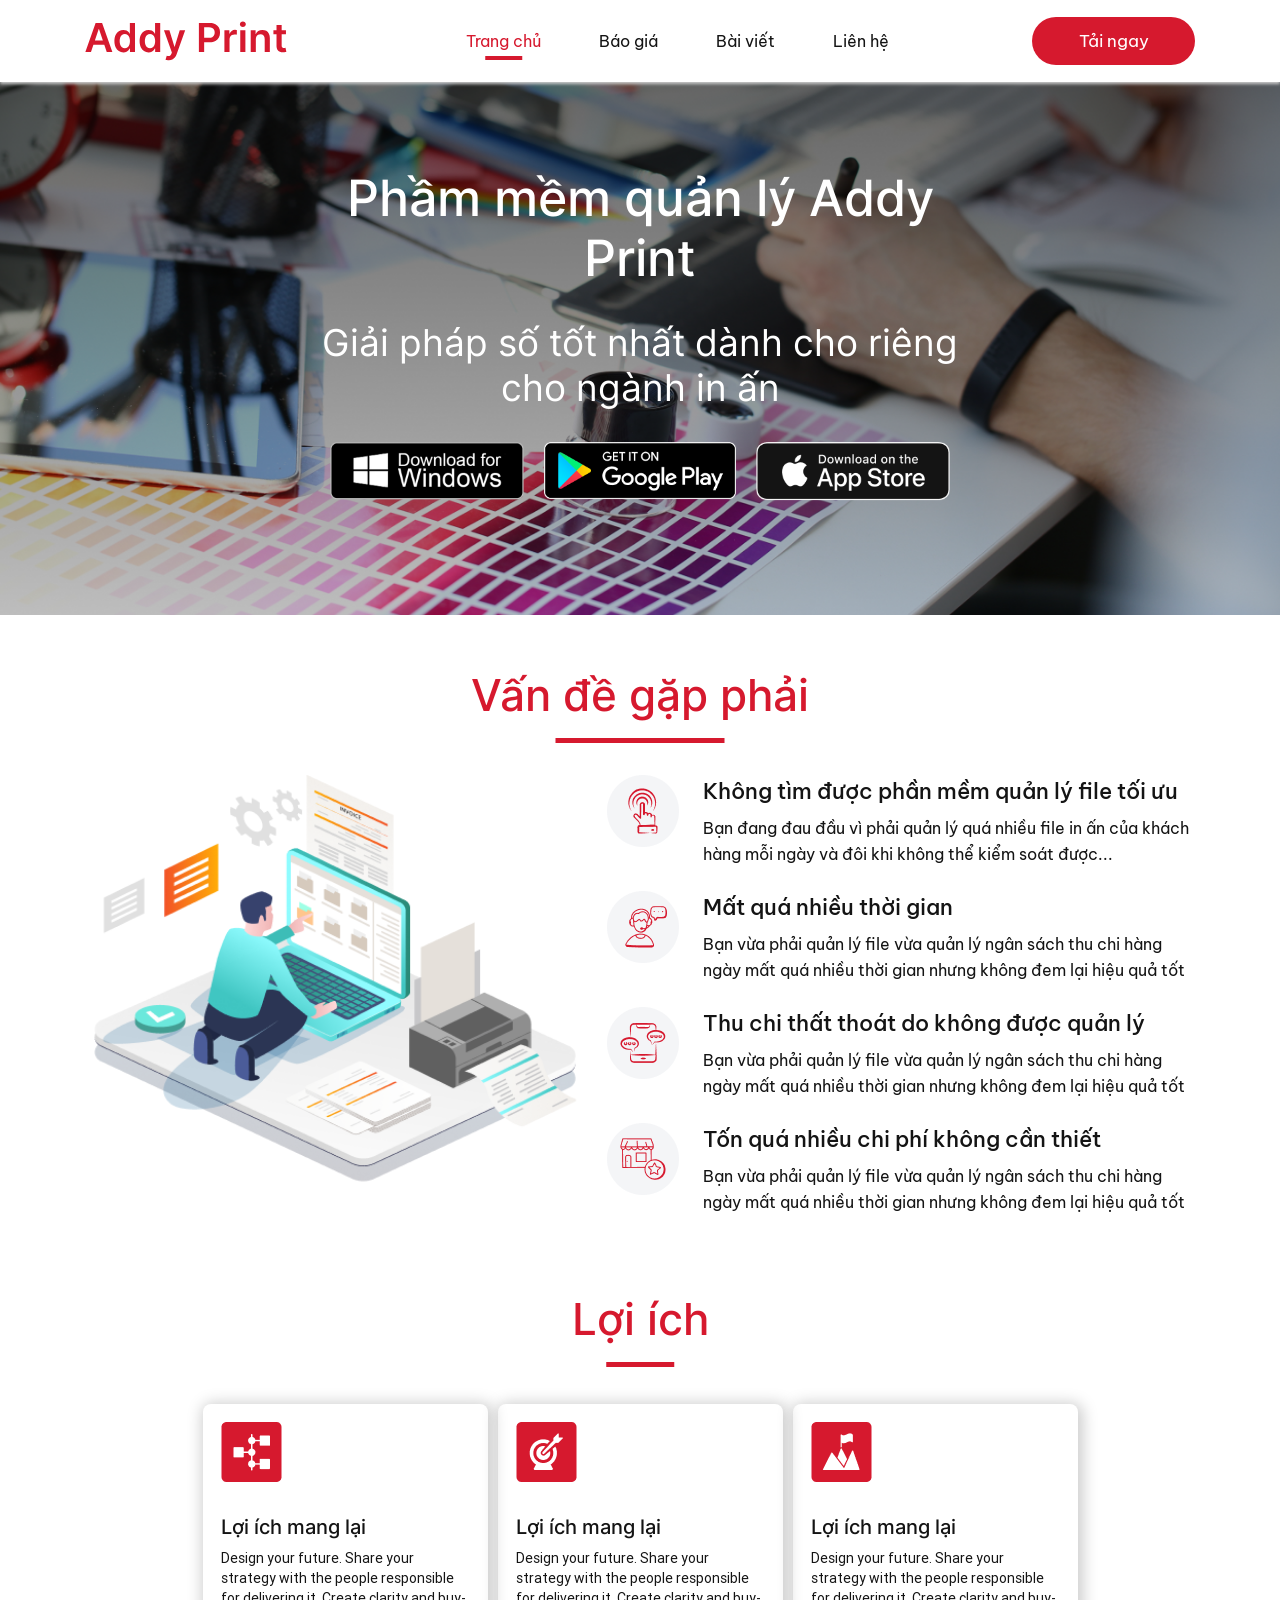
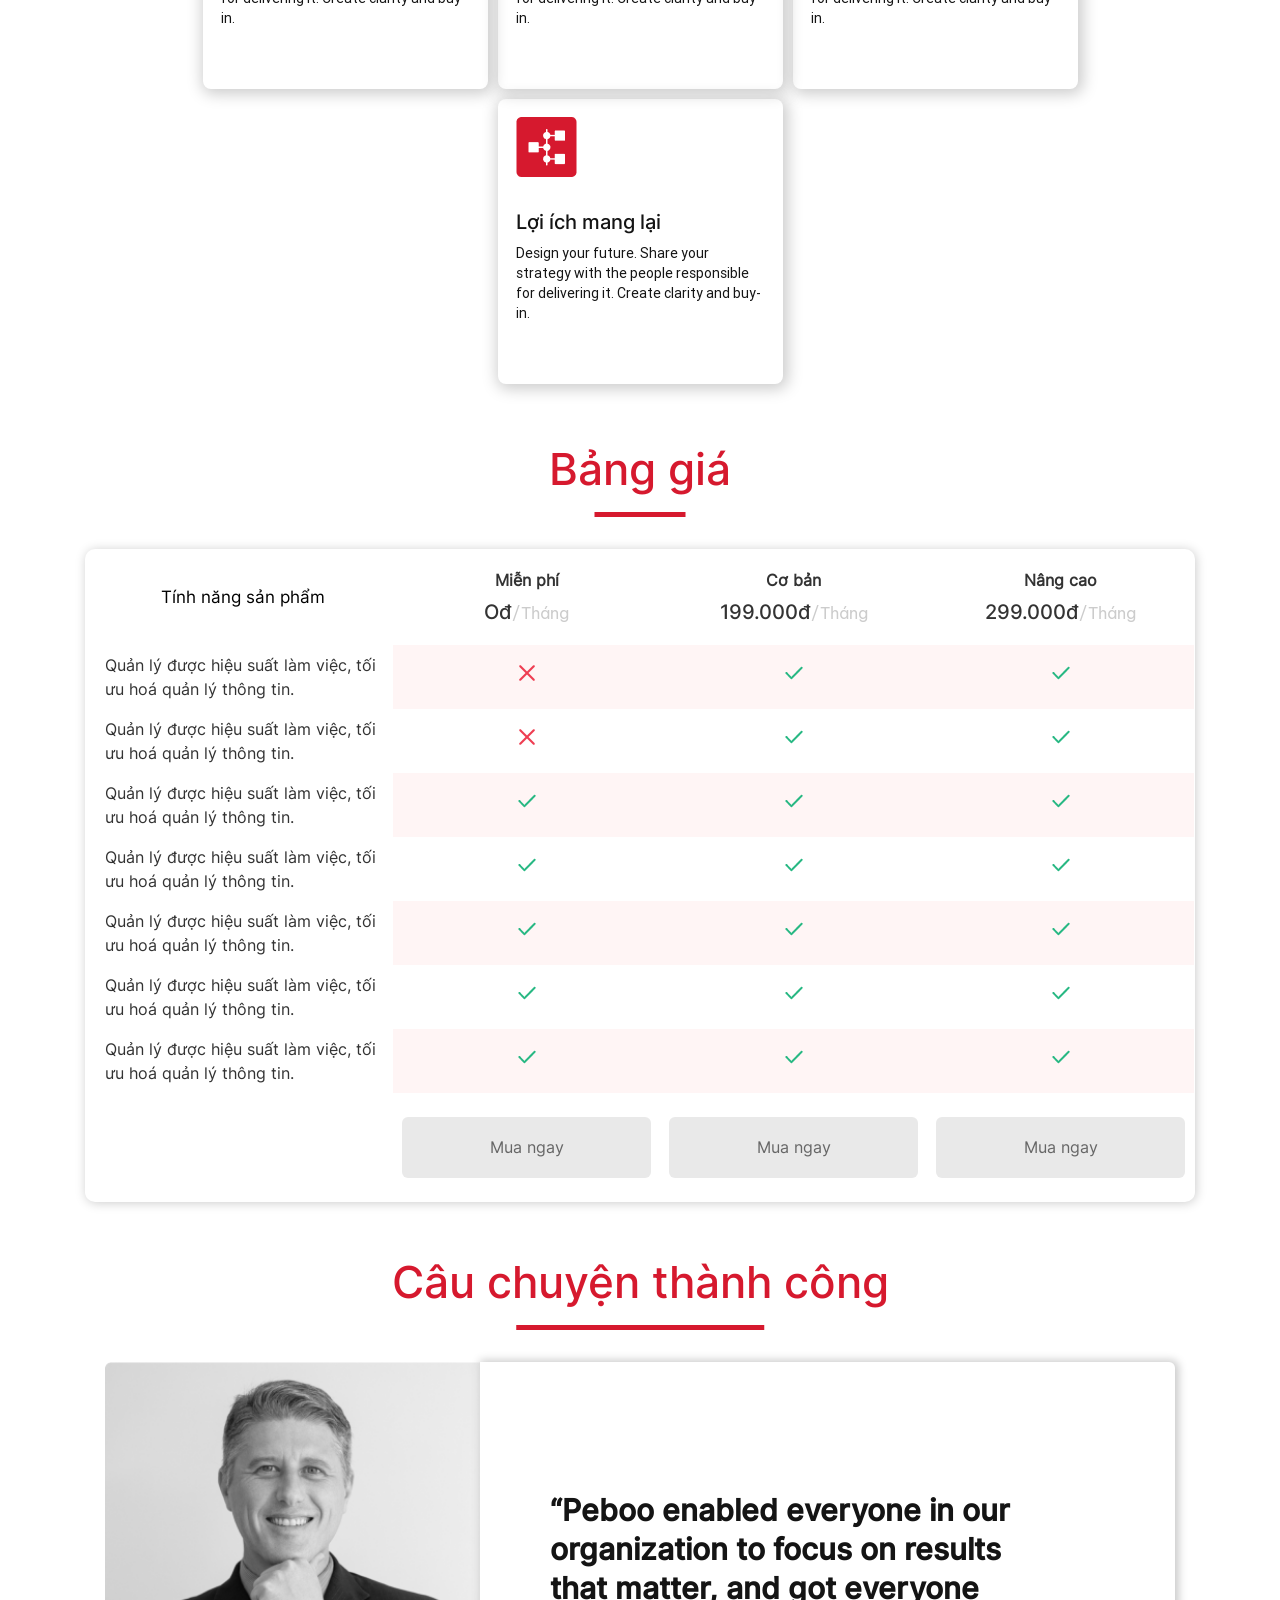
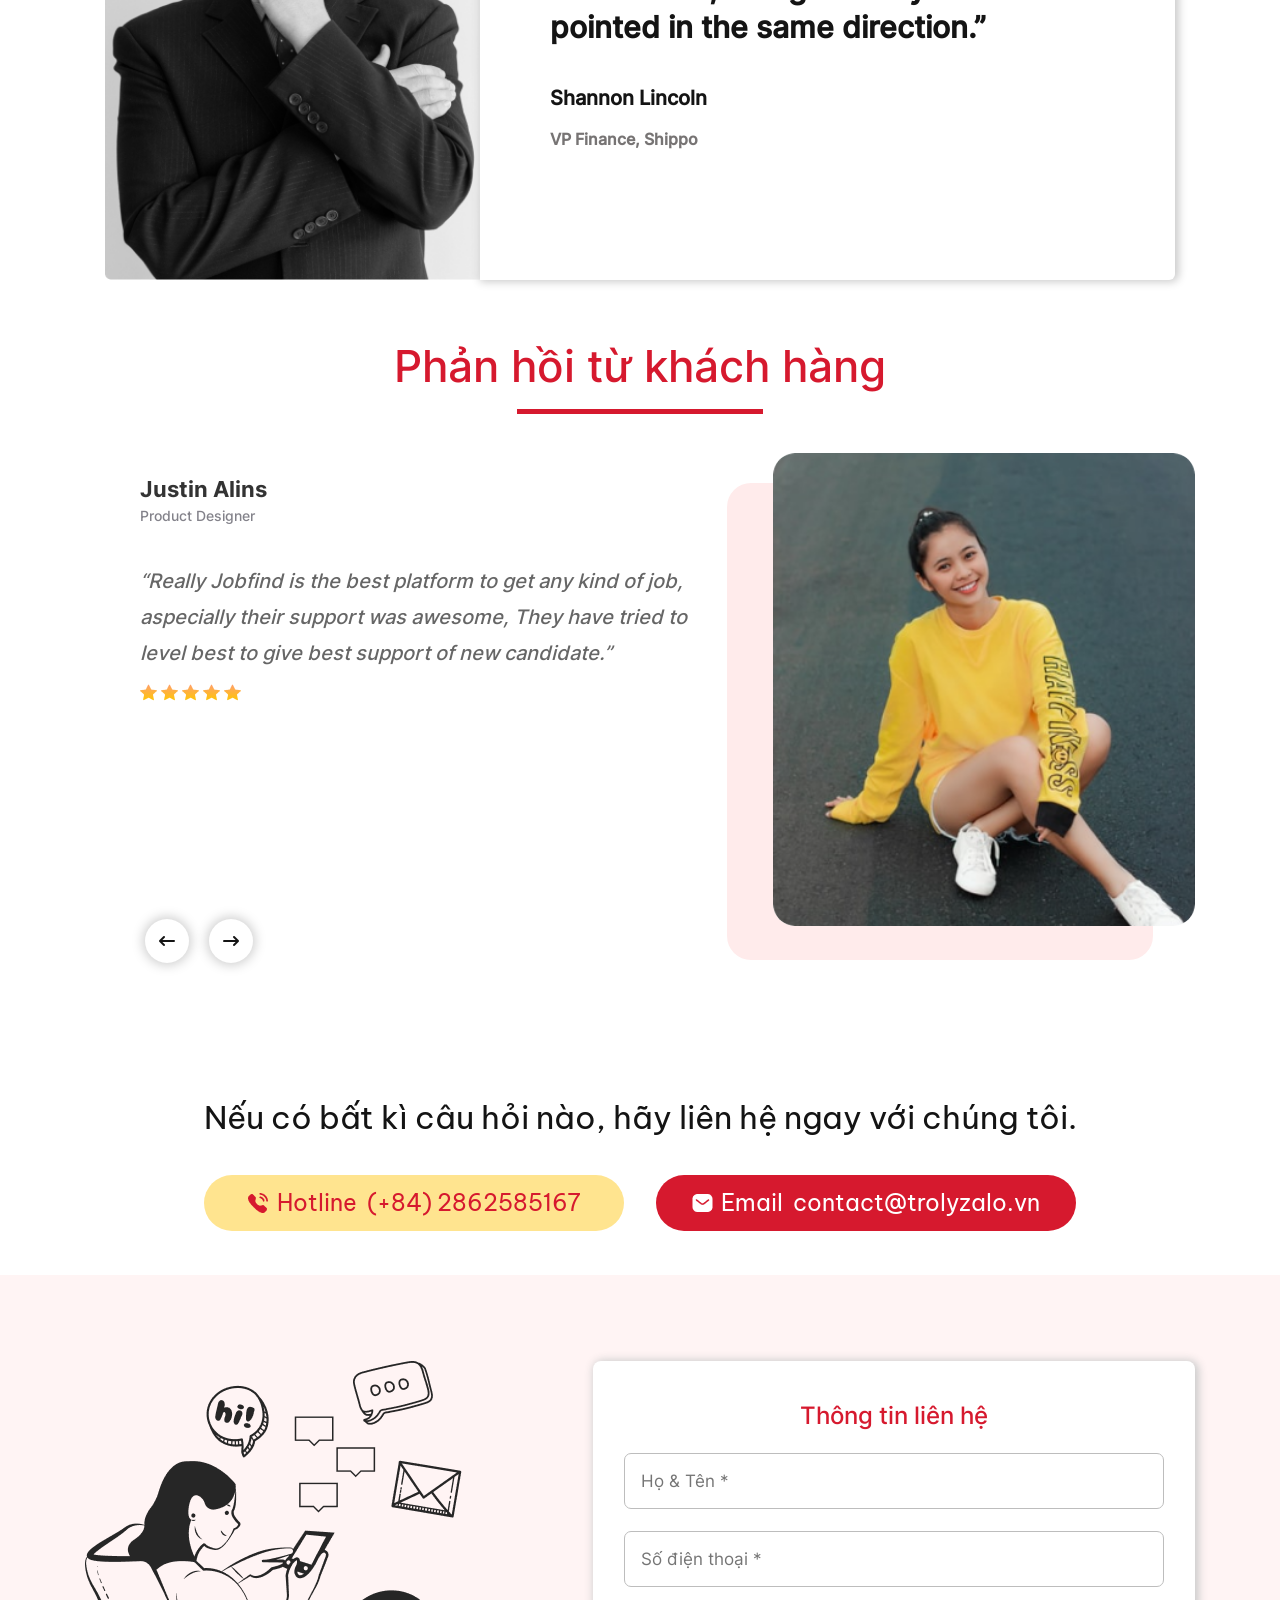
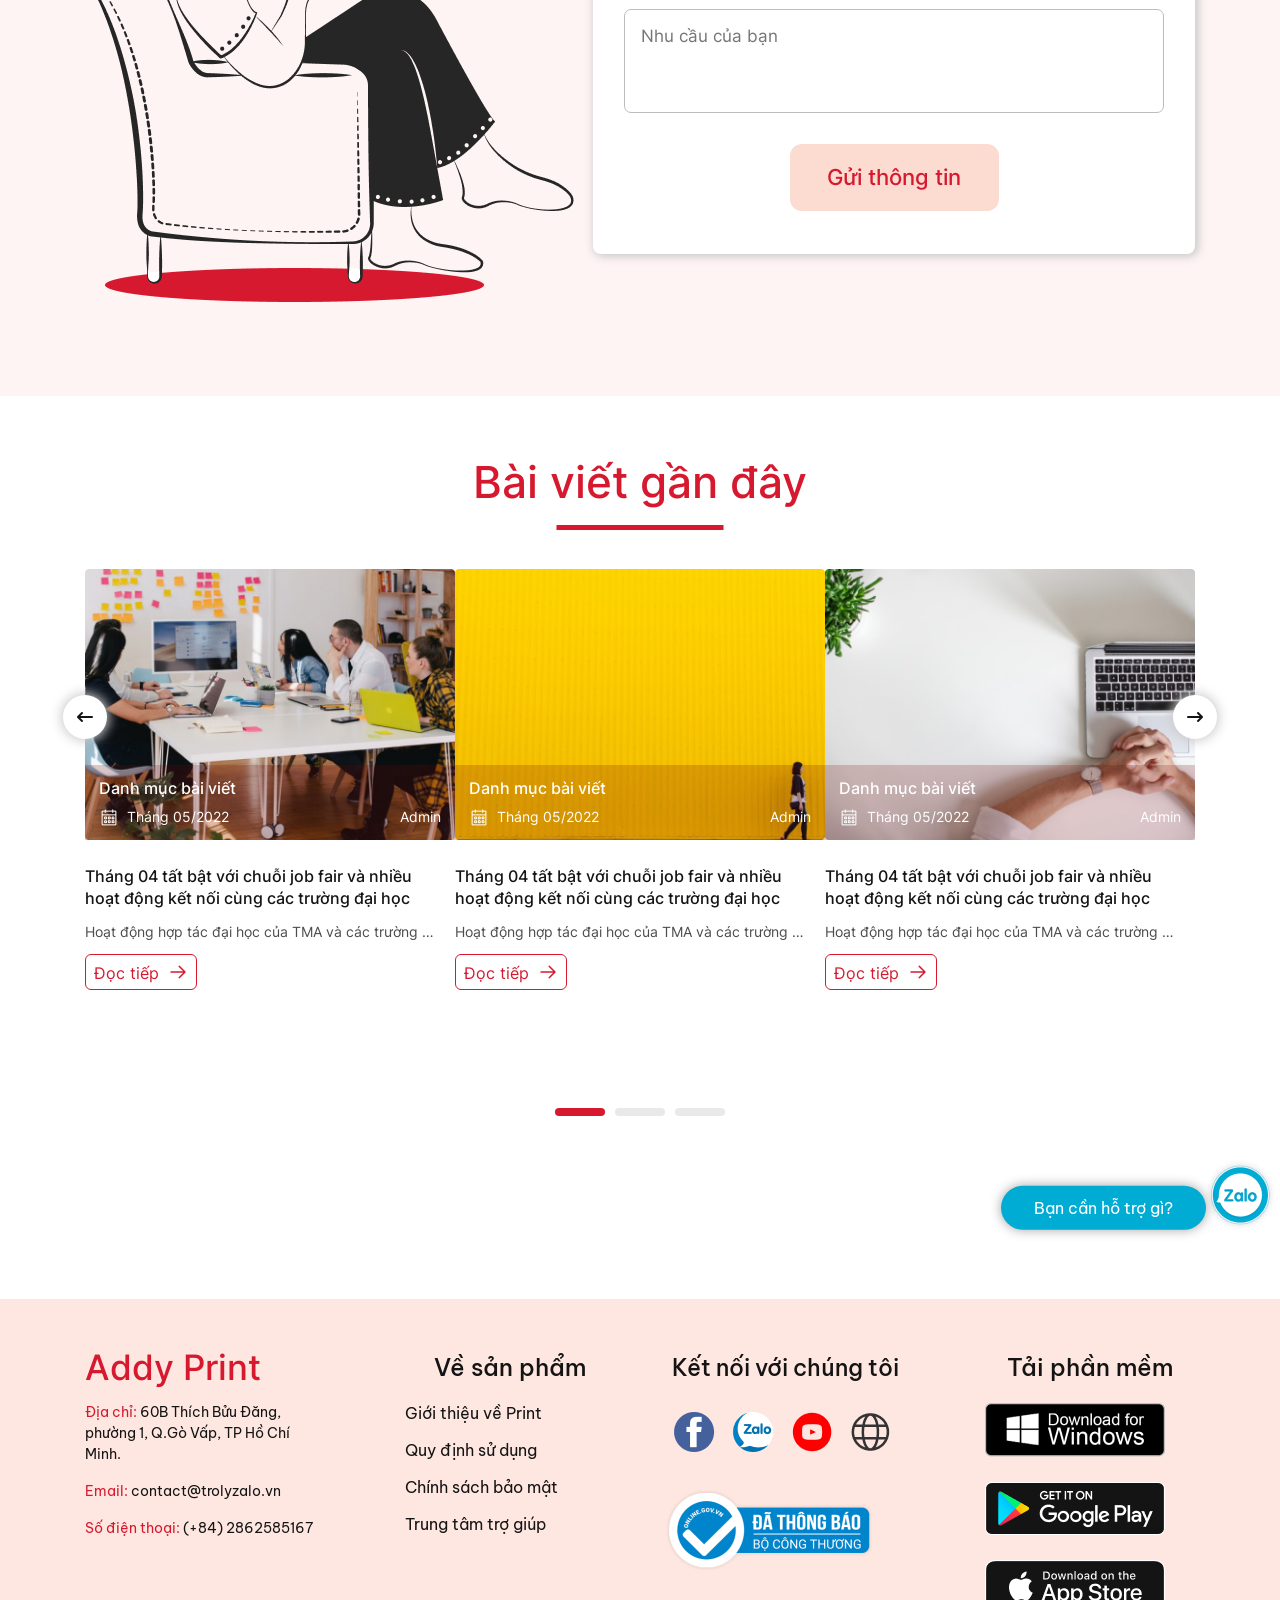
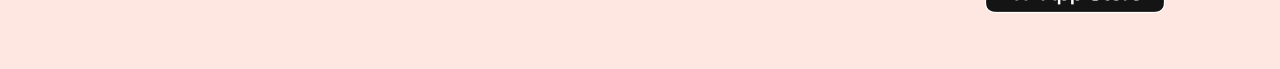
<file: index.html>
<!DOCTYPE html>
<html>
  <head>
    <meta charset="UTF-8" />
    <meta
      name="viewport"
      content="width=device-width, initial-scale=1.0, maximum-scale=1.0, user-scalable=0"
    />
    <meta http-equiv="X-UA-Compatible" content="IE=edge,chrome=1" />
    <title>Addy Print</title>
    <link rel="icon" href="favicon.ico" />
    <meta name="title" content="" />
    <meta name="description" content="" />

    <!-- meta facebook -->
    <meta property="og:locale" content="vi" />
    <meta property="og:type" content="article" />
    <meta property="og:title" content="" />
    <meta property="og:description" content="" />
    <meta property="og:url" content="" />
    <meta property="og:site_name" content="" />
    <meta property="og:image" content="" />

    <link rel="stylesheet" href="./dest/flickity.css" />
    <link
      rel="stylesheet"
      href="https://cdn.jsdelivr.net/npm/bootstrap@4.0.0/dist/css/bootstrap.min.css"
      integrity="sha384-Gn5384xqQ1aoWXA+058RXPxPg6fy4IWvTNh0E263XmFcJlSAwiGgFAW/dAiS6JXm"
      crossorigin="anonymous"
    />
    <link rel="stylesheet" href="./fonts/fontawesome/css/all.css" />
    <link rel="stylesheet" href="dest/fonts.css" />
    <link rel="stylesheet" href="dest/style.min.css" />
  </head>

  <body class="homepage">
    <!-- HEADER -->
    <header>
      <div class="container --container__header">
        <div class="main__header home">
          <div class="main__header-logo">
            <a href="./index.html">
              <svg
                width="202"
                height="40"
                viewBox="0 0 202 40"
                fill="none"
                xmlns="http://www.w3.org/2000/svg"
              >
                <path
                  d="M5.98402 31H0.35902L10.6005 1.90909H17.1062L27.3619 31H21.7369L13.967 7.875H13.7397L5.98402 31ZM6.16868 19.5938H21.5096V23.8267H6.16868V19.5938ZM38.3988 31.3835C36.6848 31.3835 35.1507 30.9432 33.7965 30.0625C32.4424 29.1818 31.3723 27.9034 30.5863 26.2273C29.8003 24.5511 29.4073 22.5152 29.4073 20.1193C29.4073 17.6951 29.805 15.6496 30.6005 13.983C31.4054 12.3068 32.4897 11.0426 33.8533 10.1903C35.217 9.3286 36.7369 8.89773 38.413 8.89773C39.6914 8.89773 40.7425 9.11553 41.5664 9.55114C42.3903 9.97727 43.0437 10.4934 43.5266 11.0994C44.0096 11.696 44.3836 12.2595 44.6488 12.7898H44.8619V1.90909H50.0181V31H44.9613V27.5625H44.6488C44.3836 28.0928 44.0001 28.6562 43.4982 29.2528C42.9963 29.84 42.3335 30.3419 41.5096 30.7585C40.6857 31.1752 39.6488 31.3835 38.3988 31.3835ZM39.8335 27.1648C40.9225 27.1648 41.8505 26.8712 42.6175 26.2841C43.3846 25.6875 43.967 24.8589 44.3647 23.7983C44.7624 22.7377 44.9613 21.5019 44.9613 20.0909C44.9613 18.6799 44.7624 17.4536 44.3647 16.4119C43.9764 15.3703 43.3988 14.5606 42.6317 13.983C41.8742 13.4053 40.9414 13.1165 39.8335 13.1165C38.6876 13.1165 37.7312 13.4148 36.9641 14.0114C36.1971 14.608 35.6194 15.4318 35.2312 16.483C34.8429 17.5341 34.6488 18.7367 34.6488 20.0909C34.6488 21.4545 34.8429 22.6714 35.2312 23.7415C35.6289 24.8021 36.2113 25.6402 36.9783 26.2557C37.7549 26.8617 38.7066 27.1648 39.8335 27.1648ZM63.5941 31.3835C61.8801 31.3835 60.346 30.9432 58.9918 30.0625C57.6377 29.1818 56.5676 27.9034 55.7816 26.2273C54.9956 24.5511 54.6026 22.5152 54.6026 20.1193C54.6026 17.6951 55.0004 15.6496 55.7958 13.983C56.6007 12.3068 57.685 11.0426 59.0487 10.1903C60.4123 9.3286 61.9322 8.89773 63.6083 8.89773C64.8867 8.89773 65.9379 9.11553 66.7617 9.55114C67.5856 9.97727 68.239 10.4934 68.7219 11.0994C69.2049 11.696 69.579 12.2595 69.8441 12.7898H70.0572V1.90909H75.2134V31H70.1566V27.5625H69.8441C69.579 28.0928 69.1954 28.6562 68.6935 29.2528C68.1916 29.84 67.5288 30.3419 66.7049 30.7585C65.881 31.1752 64.8441 31.3835 63.5941 31.3835ZM65.0288 27.1648C66.1178 27.1648 67.0458 26.8712 67.8129 26.2841C68.5799 25.6875 69.1623 24.8589 69.56 23.7983C69.9577 22.7377 70.1566 21.5019 70.1566 20.0909C70.1566 18.6799 69.9577 17.4536 69.56 16.4119C69.1718 15.3703 68.5941 14.5606 67.8271 13.983C67.0695 13.4053 66.1367 13.1165 65.0288 13.1165C63.8829 13.1165 62.9265 13.4148 62.1594 14.0114C61.3924 14.608 60.8147 15.4318 60.4265 16.483C60.0382 17.5341 59.8441 18.7367 59.8441 20.0909C59.8441 21.4545 60.0382 22.6714 60.4265 23.7415C60.8242 24.8021 61.4066 25.6402 62.1737 26.2557C62.9502 26.8617 63.9019 27.1648 65.0288 27.1648ZM83.8888 39.1818C83.1881 39.1818 82.5394 39.125 81.9428 39.0114C81.3557 38.9072 80.887 38.7841 80.5366 38.642L81.7298 34.6364C82.4779 34.8542 83.1455 34.9583 83.7326 34.9489C84.3197 34.9394 84.8358 34.7547 85.2809 34.3949C85.7354 34.0445 86.119 33.4574 86.4315 32.6335L86.8718 31.4545L78.9599 9.18182H84.4144L89.4428 25.6591H89.6701L94.7127 9.18182H100.181L91.4457 33.642C91.0385 34.7973 90.4987 35.7869 89.8263 36.6108C89.154 37.4441 88.3301 38.0786 87.3548 38.5142C86.3888 38.9593 85.2335 39.1818 83.8888 39.1818ZM113.889 31V1.90909H124.798C127.033 1.90909 128.908 2.32576 130.423 3.15909C131.948 3.99242 133.098 5.13826 133.875 6.59659C134.661 8.04545 135.054 9.69318 135.054 11.5398C135.054 13.4053 134.661 15.0625 133.875 16.5114C133.089 17.9602 131.929 19.1013 130.395 19.9347C128.86 20.7585 126.971 21.1705 124.727 21.1705H117.497V16.8381H124.017C125.324 16.8381 126.394 16.6108 127.227 16.1562C128.06 15.7017 128.676 15.0767 129.074 14.2812C129.481 13.4858 129.684 12.572 129.684 11.5398C129.684 10.5076 129.481 9.59848 129.074 8.8125C128.676 8.02652 128.056 7.41572 127.213 6.98011C126.379 6.53504 125.305 6.3125 123.988 6.3125H119.159V31H113.889ZM139.404 31V9.18182H144.39V12.8182H144.617C145.015 11.5587 145.696 10.5881 146.662 9.90625C147.638 9.21496 148.75 8.86932 150 8.86932C150.284 8.86932 150.602 8.88352 150.952 8.91193C151.312 8.93087 151.61 8.96401 151.847 9.01136V13.7415C151.629 13.6657 151.283 13.5994 150.81 13.5426C150.346 13.4763 149.896 13.4432 149.461 13.4432C148.523 13.4432 147.68 13.6468 146.932 14.054C146.194 14.4517 145.611 15.0057 145.185 15.7159C144.759 16.4261 144.546 17.2453 144.546 18.1733V31H139.404ZM155.263 31V9.18182H160.405V31H155.263ZM157.848 6.08523C157.034 6.08523 156.333 5.81534 155.746 5.27557C155.159 4.72632 154.865 4.06818 154.865 3.30114C154.865 2.52462 155.159 1.86648 155.746 1.3267C156.333 0.777461 157.034 0.50284 157.848 0.50284C158.672 0.50284 159.373 0.777461 159.951 1.3267C160.538 1.86648 160.831 2.52462 160.831 3.30114C160.831 4.06818 160.538 4.72632 159.951 5.27557C159.373 5.81534 158.672 6.08523 157.848 6.08523ZM170.835 18.2159V31H165.693V9.18182H170.608V12.8892H170.863C171.365 11.6676 172.165 10.697 173.264 9.97727C174.372 9.25758 175.74 8.89773 177.369 8.89773C178.875 8.89773 180.186 9.2197 181.304 9.86364C182.431 10.5076 183.302 11.4403 183.917 12.6619C184.542 13.8835 184.85 15.3655 184.841 17.108V31H179.699V17.9034C179.699 16.4451 179.32 15.304 178.562 14.4801C177.814 13.6562 176.777 13.2443 175.451 13.2443C174.552 13.2443 173.752 13.4432 173.051 13.8409C172.359 14.2292 171.815 14.7926 171.417 15.5312C171.029 16.2699 170.835 17.1648 170.835 18.2159ZM200.963 9.18182V13.1591H188.42V9.18182H200.963ZM191.517 3.95455H196.659V24.4375C196.659 25.1288 196.763 25.6591 196.971 26.0284C197.189 26.3883 197.473 26.6345 197.824 26.767C198.174 26.8996 198.562 26.9659 198.988 26.9659C199.31 26.9659 199.604 26.9422 199.869 26.8949C200.144 26.8475 200.352 26.8049 200.494 26.767L201.36 30.7869C201.086 30.8816 200.693 30.9858 200.181 31.0994C199.68 31.2131 199.064 31.2794 198.335 31.2983C197.047 31.3362 195.887 31.142 194.855 30.7159C193.823 30.2803 193.003 29.608 192.397 28.6989C191.801 27.7898 191.507 26.6534 191.517 25.2898V3.95455Z"
                  fill="#D6192E"
                />
              </svg>
            </a>
          </div>
          <div class="main__header-nav">
            <ul class="list__option-vuejs">
              <li class="option-vuejs">
                <a class="active" href="./index.html">Trang chủ</a>
              </li>
              <li class="option-vuejs"><a href="#price">Báo giá</a></li>
              <li class="option-vuejs"><a href="./blog.html">Bài viết</a></li>
              <li class="option-vuejs"><a href="#contact">Liên hệ</a></li>
            </ul>
          </div>
          <div class="main__header-nav-mobile">
            <div class="icon__menu-mobile">
              <span></span>
            </div>
            <div class="show__nav-menu">
              <ul class="menu-mobile__list list__option-vuejs">
                <li class="option-vuejs">
                  <a href="./index.html">Trang chủ</a>
                </li>
                <li class="option option-vuejs">
                  <a href="#price">Báo giá</a>
                </li>
                <li class="option-vuejs"><a href="./blog.html">Bài viết</a></li>
                <li class="option option-vuejs">
                  <a href="#contact">Liên hệ</a>
                </li>
              </ul>
            </div>
          </div>
          <div class="main__header-btn">
            <p>Tải ngay</p>
          </div>
        </div>
      </div>
    </header>

    <!-- MAIN -->
    <main class="mainwrapper">
      <section class="download">
        <img src="./img/bg_home.png" alt="" />
        <div class="wrapper__text">
          <h2 class="download__title">Phầm mềm quản lý Addy Print</h2>
          <p class="download__param">
            Giải pháp số tốt nhất dành cho riêng cho ngành in ấn
          </p>
          <div class="download__btn">
            <div class="btn__vuejs download__btn-windows">
              <a href="#">
                <img src="./img/download-windowns.png" alt="" />
              </a>
            </div>
            <div class="btn__vuejs download__btn-chplay">
              <a href="#">
                <img src="./img/chplay_download.png" alt="" />
              </a>
            </div>
            <div class="btn__vuejs download__btn-appstore">
              <a href="#">
                <img src="./img/appstore.png" alt="" />
              </a>
            </div>
          </div>
        </div>
      </section>
      <section class="problems">
        <div class="container">
          <h2>Vấn đề gặp phải</h2>
          <div class="problems__grid">
            <div class="problems__grid-item --left">
              <img src="./img/FAQ.png" alt="" />
            </div>
            <div class="problems__grid-item --right">
              <div class="item">
                <div class="item__icon">
                  <i><img src="./img/icon-FAQ1.png" alt="" /></i>
                </div>
                <div class="item__text">
                  <h3>Không tìm được phần mềm quản lý file tối ưu</h3>
                  <p>
                    Bạn đang đau đầu vì phải quản lý quá nhiều file in ấn của
                    khách hàng mỗi ngày và đôi khi không thể kiểm soát được...
                  </p>
                </div>
              </div>
              <div class="item">
                <div class="item__icon">
                  <i><img src="./img/icon-FAQ2.png" alt="" /></i>
                </div>
                <div class="item__text">
                  <h3>Mất quá nhiều thời gian</h3>
                  <p>
                    Bạn vừa phải quản lý file vừa quản lý ngân sách thu chi hàng
                    ngày mất quá nhiều thời gian nhưng không đem lại hiệu quả
                    tốt
                  </p>
                </div>
              </div>
              <div class="item">
                <div class="item__icon">
                  <i><img src="./img/icon-FAQ3.png" alt="" /></i>
                </div>
                <div class="item__text">
                  <h3>Thu chi thất thoát do không được quản lý</h3>
                  <p>
                    Bạn vừa phải quản lý file vừa quản lý ngân sách thu chi hàng
                    ngày mất quá nhiều thời gian nhưng không đem lại hiệu quả
                    tốt
                  </p>
                </div>
              </div>
              <div class="item">
                <div class="item__icon">
                  <i><img src="./img/icon-FAQ4.png" alt="" /></i>
                </div>
                <div class="item__text">
                  <h3>Tốn quá nhiều chi phí không cần thiết</h3>
                  <p>
                    Bạn vừa phải quản lý file vừa quản lý ngân sách thu chi hàng
                    ngày mất quá nhiều thời gian nhưng không đem lại hiệu quả
                    tốt
                  </p>
                </div>
              </div>
            </div>
          </div>
        </div>
      </section>
      <section class="profit">
        <div class="container">
          <h2>Lợi ích</h2>
          <div class="profit__content">
            <div class="profit__content-item">
              <i><img src="./img/icon-test.png" alt="" /></i>
              <h3 class="title">Lợi ích mang lại</h3>
              <p class="param">
                Design your future. Share your strategy with the people
                responsible for delivering it. Create clarity and buy-in.
              </p>
            </div>
            <div class="profit__content-item">
              <i><img src="./img/Icon-loiich-1.png" alt="" /></i>
              <h3 class="title">Lợi ích mang lại</h3>
              <p class="param">
                Design your future. Share your strategy with the people
                responsible for delivering it. Create clarity and buy-in.
              </p>
            </div>
            <div class="profit__content-item">
              <i><img src="./img/icon-loiich-2.png" alt="" /></i>
              <h3 class="title">Lợi ích mang lại</h3>
              <p class="param">
                Design your future. Share your strategy with the people
                responsible for delivering it. Create clarity and buy-in.
              </p>
            </div>
            <div class="profit__content-item">
              <i><img src="./img/icon-test.png" alt="" /></i>
              <h3 class="title">Lợi ích mang lại</h3>
              <p class="param">
                Design your future. Share your strategy with the people
                responsible for delivering it. Create clarity and buy-in.
              </p>
            </div>
          </div>
        </div>
      </section>
      <section class="price">
        <div class="container --container__price">
          <h2>Bảng giá</h2>
          <div class="price__content">
            <div class="--first">
              <div class="item --title">
                <p>Tính năng sản phẩm</p>
              </div>
              <div class="item">
                <p>
                  Quản lý được hiệu suất làm việc, tối ưu hoá quản lý thông tin.
                </p>
              </div>
              <div class="item">
                <p>
                  Quản lý được hiệu suất làm việc, tối ưu hoá quản lý thông tin.
                </p>
              </div>
              <div class="item">
                <p>
                  Quản lý được hiệu suất làm việc, tối ưu hoá quản lý thông tin.
                </p>
              </div>
              <div class="item">
                <p>
                  Quản lý được hiệu suất làm việc, tối ưu hoá quản lý thông tin.
                </p>
              </div>
              <div class="item">
                <p>
                  Quản lý được hiệu suất làm việc, tối ưu hoá quản lý thông tin.
                </p>
              </div>
              <div class="item">
                <p>
                  Quản lý được hiệu suất làm việc, tối ưu hoá quản lý thông tin.
                </p>
              </div>
              <div class="item">
                <p>
                  Quản lý được hiệu suất làm việc, tối ưu hoá quản lý thông tin.
                </p>
              </div>
              <div class="--bottom"></div>
            </div>
            <div class="wrapper__item-slider">
              <div class="price__content-item">
                <div class="--title">
                  <h4>Miễn phí</h4>
                  <p><span>Ođ</span>/Tháng</p>
                  <div class="favorite">
                    <p>Yêu thích</p>
                  </div>
                </div>
                <div class="item --bg__pink">
                  <i><img src="./img/Check-error.png" alt="" /></i>
                </div>
                <div class="item">
                  <i><img src="./img/Check-error.png" alt="" /></i>
                </div>
                <div class="item --bg__pink">
                  <i><img src="./img/Check-succes.png" alt="" /></i>
                </div>
                <div class="item">
                  <i><img src="./img/Check-succes.png" alt="" /></i>
                </div>
                <div class="item --bg__pink">
                  <i><img src="./img/Check-succes.png" alt="" /></i>
                </div>
                <div class="item">
                  <i><img src="./img/Check-succes.png" alt="" /></i>
                </div>
                <div class="item --bg__pink">
                  <i><img src="./img/Check-succes.png" alt="" /></i>
                </div>
                <div class="--bottom">
                  <a href="#" class="item-btn">
                    <p>Mua ngay</p>
                  </a>
                </div>
              </div>
              <div class="price__content-item">
                <div class="--title">
                  <h4>Cơ bản</h4>
                  <p><span>199.000đ</span>/Tháng</p>
                  <div class="favorite">
                    <p>Yêu thích</p>
                  </div>
                </div>
                <div class="item --bg__pink">
                  <i><img src="./img/Check-succes.png" alt="" /></i>
                </div>
                <div class="item">
                  <i><img src="./img/Check-succes.png" alt="" /></i>
                </div>
                <div class="item --bg__pink">
                  <i><img src="./img/Check-succes.png" alt="" /></i>
                </div>
                <div class="item">
                  <i><img src="./img/Check-succes.png" alt="" /></i>
                </div>
                <div class="item --bg__pink">
                  <i><img src="./img/Check-succes.png" alt="" /></i>
                </div>
                <div class="item">
                  <i><img src="./img/Check-succes.png" alt="" /></i>
                </div>
                <div class="item --bg__pink">
                  <i><img src="./img/Check-succes.png" alt="" /></i>
                </div>
                <div class="--bottom">
                  <a href="#" class="item-btn">
                    <p>Mua ngay</p>
                  </a>
                </div>
              </div>
              <div class="price__content-item">
                <div class="--title">
                  <h4>Nâng cao</h4>
                  <p><span>299.000đ</span>/Tháng</p>
                  <div class="favorite">
                    <p>Yêu thích</p>
                  </div>
                </div>
                <div class="item --bg__pink">
                  <i><img src="./img/Check-succes.png" alt="" /></i>
                </div>
                <div class="item">
                  <i><img src="./img/Check-succes.png" alt="" /></i>
                </div>
                <div class="item --bg__pink">
                  <i><img src="./img/Check-succes.png" alt="" /></i>
                </div>
                <div class="item">
                  <i><img src="./img/Check-succes.png" alt="" /></i>
                </div>
                <div class="item --bg__pink">
                  <i><img src="./img/Check-succes.png" alt="" /></i>
                </div>
                <div class="item">
                  <i><img src="./img/Check-succes.png" alt="" /></i>
                </div>
                <div class="item --bg__pink">
                  <i><img src="./img/Check-succes.png" alt="" /></i>
                </div>
                <div class="--bottom">
                  <a href="#" class="item-btn">
                    <p>Mua ngay</p>
                  </a>
                </div>
              </div>
            </div>
          </div>
        </div>
      </section>
      <section class="story">
        <div class="container">
          <h2>Câu chuyện thành công</h2>
          <div class="story__content">
            <div class="story__content-img">
              <img src="./img/story-succes.png" alt="" />
            </div>
            <div class="story__content-text">
              <p class="param">
                “Peboo enabled everyone in our organization to focus on results
                that matter, and got everyone pointed in the same direction.”
              </p>
              <p class="author">Shannon Lincoln</p>
              <p class="author-detail">VP Finance, Shippo</p>
            </div>
          </div>
        </div>
      </section>
      <section class="feedback">
        <div class="container --container__feedback">
          <h2>Phản hồi từ khách hàng</h2>
          <div class="feedback__slider">
            <div class="feedback__slider-item">
              <div class="feedback__slider-text">
                <div class="author">
                  <p class="name">Justin Alins</p>
                  <p class="job">Product Designer</p>
                </div>
                <div class="param">
                  <p>
                    “Really Jobfind is the best platform to get any kind of job,
                    aspecially their support was awesome, They have tried to
                    level best to give best support of new candidate.”
                  </p>
                  <div class="vote">
                    <i><img src="./img/star.png" alt="" /></i>
                    <i><img src="./img/star.png" alt="" /></i>
                    <i><img src="./img/star.png" alt="" /></i>
                    <i><img src="./img/star.png" alt="" /></i>
                    <i><img src="./img/star.png" alt="" /></i>
                  </div>
                </div>
              </div>
              <div class="feedback__slider-img">
                <img src="./img/feedback-of-customer.png" alt="" />
              </div>
            </div>
            <div class="feedback__slider-item">
              <div class="feedback__slider-text">
                <div class="author">
                  <p class="name">Justin Alins</p>
                  <p class="job">Product Designer</p>
                </div>
                <div class="param">
                  <p>
                    “Really Jobfind is the best platform to get any kind of job,
                    aspecially their support was awesome, They have tried to
                    level best to give best support of new candidate.”
                  </p>
                  <div class="vote">
                    <i><img src="./img/star.png" alt="" /></i>
                    <i><img src="./img/star.png" alt="" /></i>
                    <i><img src="./img/star.png" alt="" /></i>
                    <i><img src="./img/star.png" alt="" /></i>
                    <i><img src="./img/star.png" alt="" /></i>
                  </div>
                </div>
              </div>
              <div class="feedback__slider-img">
                <img src="./img/feedback-of-customer.png" alt="" />
              </div>
            </div>
            <div class="feedback__slider-item">
              <div class="feedback__slider-text">
                <div class="author">
                  <p class="name">Justin Alins</p>
                  <p class="job">Product Designer</p>
                </div>
                <div class="param">
                  <p>
                    “Really Jobfind is the best platform to get any kind of job,
                    aspecially their support was awesome, They have tried to
                    level best to give best support of new candidate.”
                  </p>
                  <div class="vote">
                    <i><img src="./img/star.png" alt="" /></i>
                    <i><img src="./img/star.png" alt="" /></i>
                    <i><img src="./img/star.png" alt="" /></i>
                    <i><img src="./img/star.png" alt="" /></i>
                    <i><img src="./img/star.png" alt="" /></i>
                  </div>
                </div>
              </div>
              <div class="feedback__slider-img">
                <img src="./img/feedback-of-customer.png" alt="" />
              </div>
            </div>
          </div>
          <div class="feedback__slider-btn">
            <div class="btn__vuejs btn__prev">
              <i class="fa-solid fa-arrow-right-long"></i>
            </div>
            <div class="btn__vuejs btn__next">
              <i class="fa-solid fa-arrow-right-long"></i>
            </div>
          </div>
        </div>
      </section>
      <section class="contact">
        <div class="container">
          <div class="contact__title">
            <h2>Nếu có bất kì câu hỏi nào, hãy liên hệ ngay với chúng tôi.</h2>
          </div>
          <div class="contact__btn">
            <a href="#" class="btn__vuejs hotline">
              <i><img src="./img/Calling.png" alt="" /></i>
              <p>Hotline<span>(+84) 2862585167</span></p>
            </a>
            <a href="#" class="btn__vuejs email">
              <i><img src="./img/email.png" alt="" /></i>
              <p>Email<span>contact@trolyzalo.vn</span></p>
            </a>
          </div>
        </div>
        <div class="contact__form">
          <div class="container">
            <div class="contact__form-content">
              <div class="content__img">
                <img src="./img/img-form-contact.png" alt="" />
              </div>
              <div class="content__form">
                <h2>Thông tin liên hệ</h2>
                <form action="">
                  <input type="text" class="name" placeholder="Họ & Tên *" />
                  <input
                    type="text"
                    class="number-phone"
                    placeholder="Số điện thoại *"
                  />
                  <textarea
                    name=""
                    id=""
                    cols="30"
                    rows="4"
                    placeholder="Nhu cầu của bạn"
                  ></textarea>
                  <button class="btn__submit">
                    <p>Gửi thông tin</p>
                  </button>
                </form>
              </div>
            </div>
          </div>
        </div>
      </section>
      <section class="blog">
        <div class="container --container__blog">
          <h2>Bài viết gần đây</h2>
          <div class="blog__slider">
            <div class="blog__slider-item">
              <div class="img">
                <img src="./img/img-blog1.jpg" alt="" />
                <div class="blog__description">
                  <div class="title">
                    <h4>Danh mục bài viết</h4>
                  </div>
                  <div class="text">
                    <div class="day">
                      <i><img src="./img/day-white.png" alt="" /></i>
                      <p>Tháng 05/2022</p>
                    </div>
                    <div class="author">
                      <p>Admin</p>
                    </div>
                  </div>
                </div>
              </div>
              <div class="title">
                <h3>
                  Tháng 04 tất bật với chuỗi job fair và nhiều hoạt động kết nối
                  cùng các trường đại học
                </h3>
              </div>
              <p class="param__blog">
                Hoạt động hợp tác đại học của TMA và các trường đại học được đẩy
                mạnh trong tháng 04 vừa qua, tiêu biểu là các sự kiện job fair
                và ...
              </p>
              <a href="#" class="btn__read-more">
                <p>Đọc tiếp</p>
                <i><img src="./img/ArrowRight.png" alt="" /></i>
              </a>
            </div>
            <div class="blog__slider-item">
              <div class="img">
                <img src="./img/img-blog2.jpg" alt="" />
                <div class="blog__description">
                  <div class="title">
                    <h4>Danh mục bài viết</h4>
                  </div>
                  <div class="text">
                    <div class="day">
                      <i><img src="./img/day-white.png" alt="" /></i>
                      <p>Tháng 05/2022</p>
                    </div>
                    <div class="author">
                      <p>Admin</p>
                    </div>
                  </div>
                </div>
              </div>
              <div class="title">
                <h3>
                  Tháng 04 tất bật với chuỗi job fair và nhiều hoạt động kết nối
                  cùng các trường đại học
                </h3>
              </div>
              <p class="param__blog">
                Hoạt động hợp tác đại học của TMA và các trường đại học được đẩy
                mạnh trong tháng 04 vừa qua, tiêu biểu là các sự kiện job fair
                và ...
              </p>
              <a href="#" class="btn__read-more">
                <p>Đọc tiếp</p>
                <i><img src="./img/ArrowRight.png" alt="" /></i>
              </a>
            </div>
            <div class="blog__slider-item">
              <div class="img">
                <img src="./img/img-blog3.jpg" alt="" />
                <div class="blog__description">
                  <div class="title">
                    <h4>Danh mục bài viết</h4>
                  </div>
                  <div class="text">
                    <div class="day">
                      <i><img src="./img/day-white.png" alt="" /></i>
                      <p>Tháng 05/2022</p>
                    </div>
                    <div class="author">
                      <p>Admin</p>
                    </div>
                  </div>
                </div>
              </div>
              <div class="title">
                <h3>
                  Tháng 04 tất bật với chuỗi job fair và nhiều hoạt động kết nối
                  cùng các trường đại học
                </h3>
              </div>
              <p class="param__blog">
                Hoạt động hợp tác đại học của TMA và các trường đại học được đẩy
                mạnh trong tháng 04 vừa qua, tiêu biểu là các sự kiện job fair
                và ...
              </p>
              <a href="#" class="btn__read-more">
                <p>Đọc tiếp</p>
                <i><img src="./img/ArrowRight.png" alt="" /></i>
              </a>
            </div>
            <div class="blog__slider-item">
              <div class="img">
                <img src="./img/img-blog1.jpg" alt="" />
                <div class="blog__description">
                  <div class="title">
                    <h4>Danh mục bài viết</h4>
                  </div>
                  <div class="text">
                    <div class="day">
                      <i><img src="./img/day-white.png" alt="" /></i>
                      <p>Tháng 05/2022</p>
                    </div>
                    <div class="author">
                      <p>Admin</p>
                    </div>
                  </div>
                </div>
              </div>
              <div class="title">
                <h3>
                  Tháng 04 tất bật với chuỗi job fair và nhiều hoạt động kết nối
                  cùng các trường đại học
                </h3>
              </div>
              <p class="param__blog">
                Hoạt động hợp tác đại học của TMA và các trường đại học được đẩy
                mạnh trong tháng 04 vừa qua, tiêu biểu là các sự kiện job fair
                và ...
              </p>
              <a href="#" class="btn__read-more">
                <p>Đọc tiếp</p>
                <i><img src="./img/ArrowRight.png" alt="" /></i>
              </a>
            </div>
            <div class="blog__slider-item">
              <div class="img">
                <img src="./img/img-blog2.jpg" alt="" />
                <div class="blog__description">
                  <div class="title">
                    <h4>Danh mục bài viết</h4>
                  </div>
                  <div class="text">
                    <div class="day">
                      <i><img src="./img/day-white.png" alt="" /></i>
                      <p>Tháng 05/2022</p>
                    </div>
                    <div class="author">
                      <p>Admin</p>
                    </div>
                  </div>
                </div>
              </div>
              <div class="title">
                <h3>
                  Tháng 04 tất bật với chuỗi job fair và nhiều hoạt động kết nối
                  cùng các trường đại học
                </h3>
              </div>
              <p class="param__blog">
                Hoạt động hợp tác đại học của TMA và các trường đại học được đẩy
                mạnh trong tháng 04 vừa qua, tiêu biểu là các sự kiện job fair
                và ...
              </p>
              <a href="#" class="btn__read-more">
                <p>Đọc tiếp</p>
                <i><img src="./img/ArrowRight.png" alt="" /></i>
              </a>
            </div>
            <div class="blog__slider-item">
              <div class="img">
                <img src="./img/img-blog3.jpg" alt="" />
                <div class="blog__description">
                  <div class="title">
                    <h4>Danh mục bài viết</h4>
                  </div>
                  <div class="text">
                    <div class="day">
                      <i><img src="./img/day-white.png" alt="" /></i>
                      <p>Tháng 05/2022</p>
                    </div>
                    <div class="author">
                      <p>Admin</p>
                    </div>
                  </div>
                </div>
              </div>
              <div class="title">
                <h3>
                  Tháng 04 tất bật với chuỗi job fair và nhiều hoạt động kết nối
                  cùng các trường đại học
                </h3>
              </div>
              <p class="param__blog">
                Hoạt động hợp tác đại học của TMA và các trường đại học được đẩy
                mạnh trong tháng 04 vừa qua, tiêu biểu là các sự kiện job fair
                và ...
              </p>
              <a href="#" class="btn__read-more">
                <p>Đọc tiếp</p>
                <i><img src="./img/ArrowRight.png" alt="" /></i>
              </a>
            </div>
            <div class="blog__slider-item">
              <div class="img">
                <img src="./img/img-blog1.jpg" alt="" />
                <div class="blog__description">
                  <div class="title">
                    <h4>Danh mục bài viết</h4>
                  </div>
                  <div class="text">
                    <div class="day">
                      <i><img src="./img/day-white.png" alt="" /></i>
                      <p>Tháng 05/2022</p>
                    </div>
                    <div class="author">
                      <p>Admin</p>
                    </div>
                  </div>
                </div>
              </div>
              <div class="title">
                <h3>
                  Tháng 04 tất bật với chuỗi job fair và nhiều hoạt động kết nối
                  cùng các trường đại học
                </h3>
              </div>
              <p class="param__blog">
                Hoạt động hợp tác đại học của TMA và các trường đại học được đẩy
                mạnh trong tháng 04 vừa qua, tiêu biểu là các sự kiện job fair
                và ...
              </p>
              <a href="#" class="btn__read-more">
                <p>Đọc tiếp</p>
                <i><img src="./img/ArrowRight.png" alt="" /></i>
              </a>
            </div>
            <div class="blog__slider-item">
              <div class="img">
                <img src="./img/img-blog2.jpg" alt="" />
                <div class="blog__description">
                  <div class="title">
                    <h4>Danh mục bài viết</h4>
                  </div>
                  <div class="text">
                    <div class="day">
                      <i><img src="./img/day-white.png" alt="" /></i>
                      <p>Tháng 05/2022</p>
                    </div>
                    <div class="author">
                      <p>Admin</p>
                    </div>
                  </div>
                </div>
              </div>
              <div class="title">
                <h3>
                  Tháng 04 tất bật với chuỗi job fair và nhiều hoạt động kết nối
                  cùng các trường đại học
                </h3>
              </div>
              <p class="param__blog">
                Hoạt động hợp tác đại học của TMA và các trường đại học được đẩy
                mạnh trong tháng 04 vừa qua, tiêu biểu là các sự kiện job fair
                và ...
              </p>
              <a href="#" class="btn__read-more">
                <p>Đọc tiếp</p>
                <i><img src="./img/ArrowRight.png" alt="" /></i>
              </a>
            </div>
            <div class="blog__slider-item">
              <div class="img">
                <img src="./img/img-blog3.jpg" alt="" />
                <div class="blog__description">
                  <div class="title">
                    <h4>Danh mục bài viết</h4>
                  </div>
                  <div class="text">
                    <div class="day">
                      <i><img src="./img/day-white.png" alt="" /></i>
                      <p>Tháng 05/2022</p>
                    </div>
                    <div class="author">
                      <p>Admin</p>
                    </div>
                  </div>
                </div>
              </div>
              <div class="title">
                <h3>
                  Tháng 04 tất bật với chuỗi job fair và nhiều hoạt động kết nối
                  cùng các trường đại học
                </h3>
              </div>
              <p class="param__blog">
                Hoạt động hợp tác đại học của TMA và các trường đại học được đẩy
                mạnh trong tháng 04 vừa qua, tiêu biểu là các sự kiện job fair
                và ...
              </p>
              <a href="#" class="btn__read-more">
                <p>Đọc tiếp</p>
                <i><img src="./img/ArrowRight.png" alt="" /></i>
              </a>
            </div>
          </div>
          <div class="btn__slider-blog">
            <div class="btn__vuejs btn__prev">
              <i class="fa-solid fa-arrow-right-long"></i>
            </div>
            <div class="btn__vuejs btn__next">
              <i class="fa-solid fa-arrow-right-long"></i>
            </div>
          </div>
        </div>
      </section>
      <section class="icon__zalo-fixed">
        <i><img src="./img/icon__zalo-fixed.png" alt="" /></i>
        <div class="text"><p>Bạn cần hỗ trợ gì?</p></div>
      </section>
    </main>

    <!-- FOOTER -->
    <footer>
      <div class="container --container__footer">
        <div class="wrapper__gird">
          <div class="wrapper__gird-item --nthchild1">
            <div class="title">
              <h2>Addy Print</h2>
            </div>
            <div class="text__content">
              <p class="adress">
                <span>Địa chỉ: </span>60B Thích Bửu Đăng, phường 1, Q.Gò Vấp, TP
                Hồ Chí Minh.
              </p>
              <p class="email">
                <span>Email: </span><a href="#">contact@trolyzalo.vn</a>
              </p>
              <p class="numberphone">
                <span>Số điện thoại: </span>(+84) 2862585167
              </p>
            </div>
          </div>
          <div class="wrapper__gird-item --nthchild2">
            <div class="title">
              <h3>Về sản phẩm</h3>
            </div>
            <div class="text__content">
              <a href="#">Giới thiệu về Print</a>
              <a href="#">Quy định sử dụng</a>
              <a href="#">Chính sách bảo mật</a>
              <a href="#">Trung tâm trợ giúp</a>
            </div>
          </div>
          <div class="wrapper__gird-item --nthchild3">
            <div class="title">
              <h3>Kết nối với chúng tôi</h3>
            </div>
            <div class="icon__content">
              <a href="#"><img src="./img/icon-fb.png" alt="" /></a>
              <a href="#"><img src="./img/icon-zalo.png" alt="" /></a>
              <a href="#"><img src="./img/icon-ytb.png" alt="" /></a>
              <a href="#"><img src="./img/icon_browser.png" alt="" /></a>
            </div>
            <img src="./img/logo-thong-bao.png" alt="" />
          </div>
          <div class="wrapper__gird-item --nthchild4">
            <div class="title">
              <h3>Tải phần mềm</h3>
            </div>
            <div class="btn__download">
              <div class="btn__download-windowns btn__vuejs">
                <a href="#">
                  <img
                    src="./img/windown-footer.png"
                    alt="down load for windowns"
                  />
                </a>
              </div>
              <div class="btn__download-chplay btn__vuejs">
                <a href="#">
                  <img
                    src="./img/chplay-footer.png"
                    alt="down load for chplay"
                  />
                </a>
              </div>
              <div class="btn__download-appstore btn__vuejs">
                <a href="#">
                  <img
                    src="./img/appstore-footer.png"
                    alt="down load for appstore"
                  />
                </a>
              </div>
            </div>
          </div>
        </div>
        <div class="backtotop">
          <i class="fa-solid fa-arrow-up"></i>
        </div>
      </div>
    </footer>

    <script
      src="https://code.jquery.com/jquery-3.2.1.slim.min.js"
      integrity="sha384-KJ3o2DKtIkvYIK3UENzmM7KCkRr/rE9/Qpg6aAZGJwFDMVNA/GpGFF93hXpG5KkN"
      crossorigin="anonymous"
    ></script>
    <script
      src="https://cdn.jsdelivr.net/npm/popper.js@1.12.9/dist/umd/popper.min.js"
      integrity="sha384-ApNbgh9B+Y1QKtv3Rn7W3mgPxhU9K/ScQsAP7hUibX39j7fakFPskvXusvfa0b4Q"
      crossorigin="anonymous"
    ></script>
    <script
      src="https://cdn.jsdelivr.net/npm/bootstrap@4.0.0/dist/js/bootstrap.min.js"
      integrity="sha384-JZR6Spejh4U02d8jOt6vLEHfe/JQGiRRSQQxSfFWpi1MquVdAyjUar5+76PVCmYl"
      crossorigin="anonymous"
    ></script>
    <script type="text/javascript" src="js/libs/flickity.pkgd.min.js"></script>
    <script type="text/javascript" src="dest/jsmain.min.js"></script>
    <script type="text/javascript" src="dest/main.js"></script>
  </body>
</html>
</file>
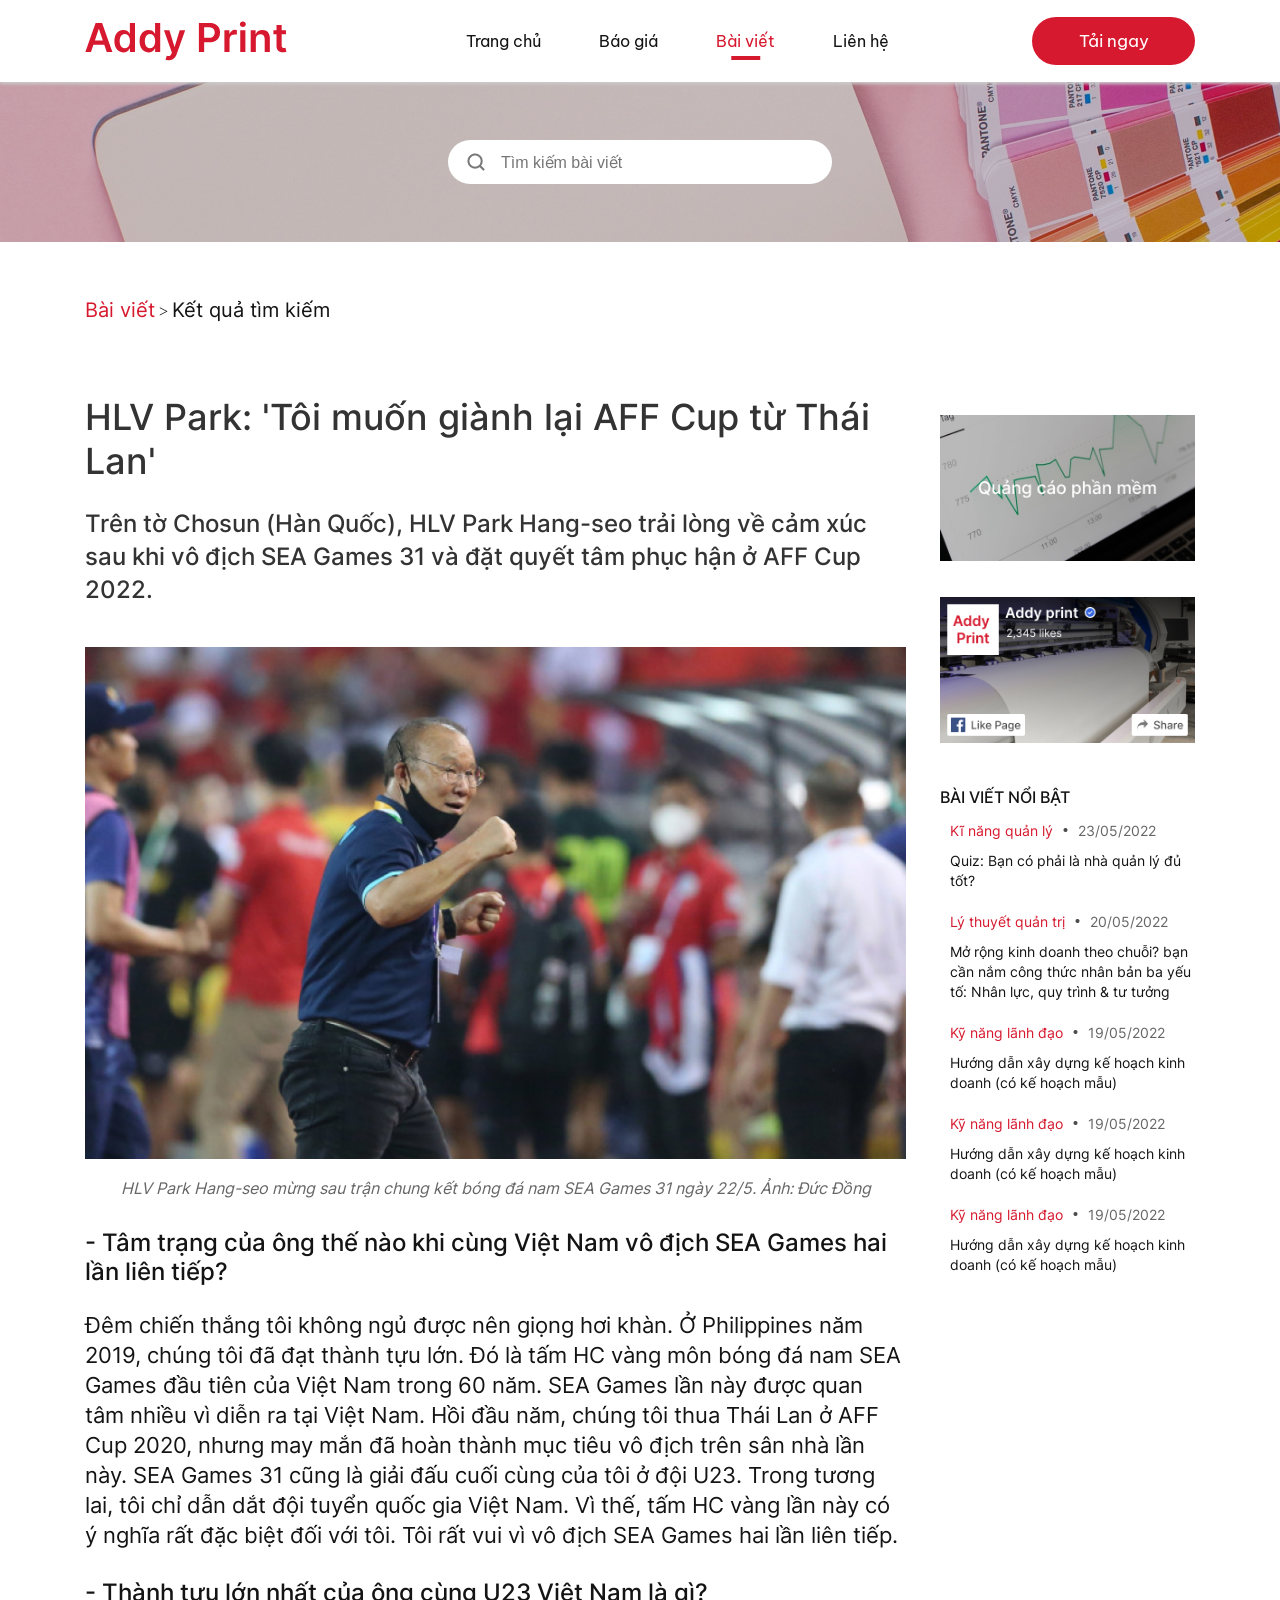
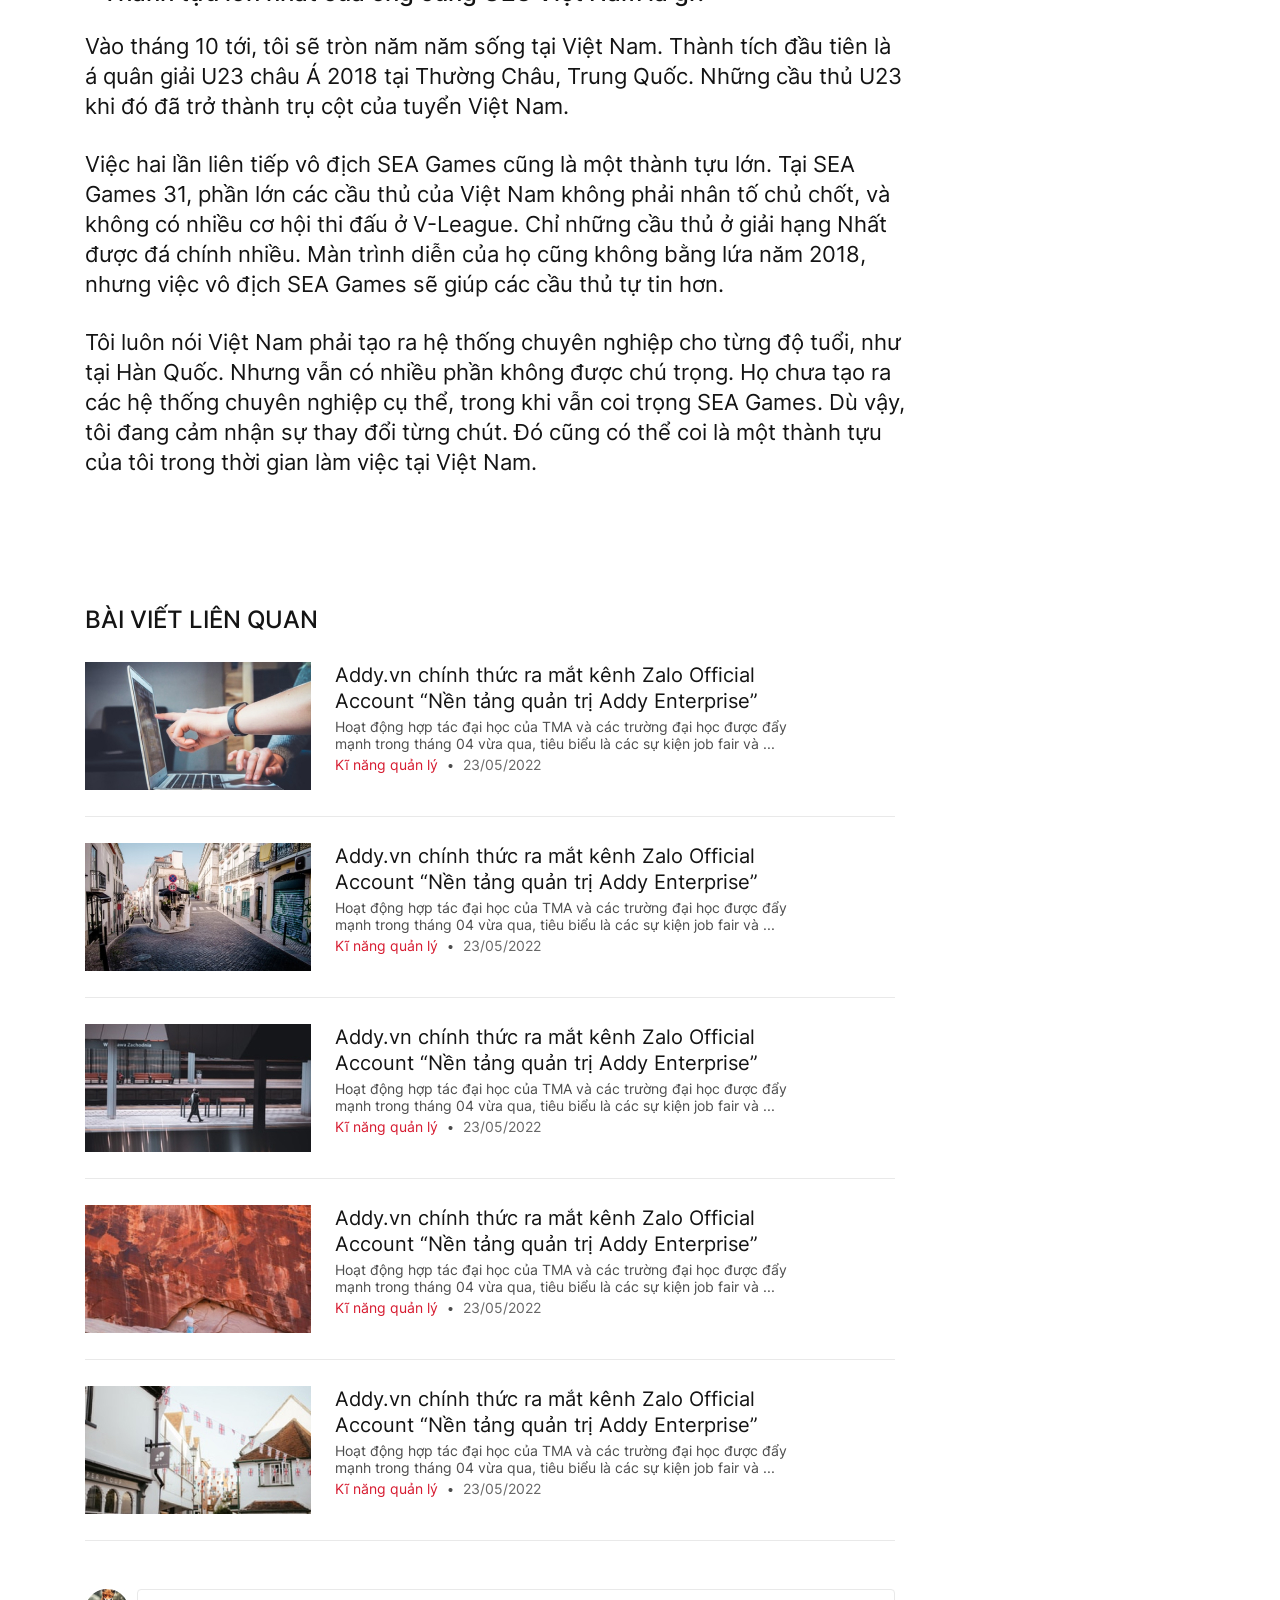
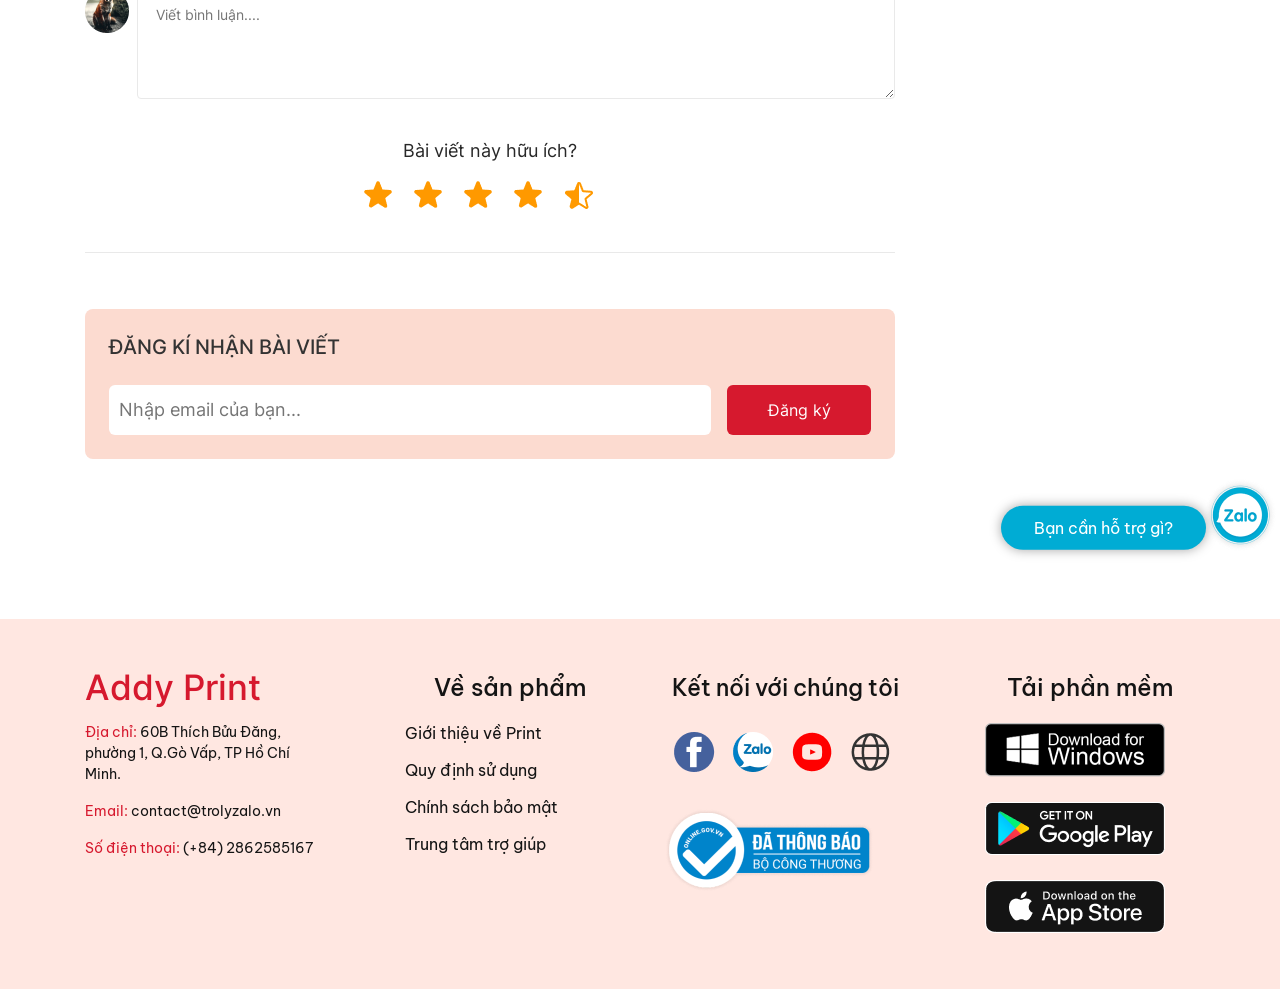
<file: blog-detail.html>
<!DOCTYPE html>
<html>
  <head>
    <meta charset="UTF-8" />
    <meta
      name="viewport"
      content="width=device-width, initial-scale=1.0, maximum-scale=1.0, user-scalable=0"
    />
    <meta http-equiv="X-UA-Compatible" content="IE=edge,chrome=1" />
    <title>Bài viết chi tiết</title>
    <link rel="icon" href="favicon.ico" />
    <meta name="title" content="" />
    <meta name="description" content="" />

    <!-- meta facebook -->
    <meta property="og:locale" content="vi" />
    <meta property="og:type" content="article" />
    <meta property="og:title" content="" />
    <meta property="og:description" content="" />
    <meta property="og:url" content="" />
    <meta property="og:site_name" content="" />
    <meta property="og:image" content="" />

    <link rel="stylesheet" href="./fonts/fontawesome/css/all.css" />
    <link
      rel="stylesheet"
      href="https://cdn.jsdelivr.net/npm/bootstrap@4.0.0/dist/css/bootstrap.min.css"
      integrity="sha384-Gn5384xqQ1aoWXA+058RXPxPg6fy4IWvTNh0E263XmFcJlSAwiGgFAW/dAiS6JXm"
      crossorigin="anonymous"
    />
    <link rel="stylesheet" href="dest/style.min.css" />
    <link rel="stylesheet" href="dest/fonts.css" />
  </head>

  <body class="contactpage">
    <!-- HEADER -->
    <header>
      <div class="container --container__header">
        <div class="main__header home">
          <div class="main__header-logo">
            <a href="./index.html">
              <svg
                width="202"
                height="40"
                viewBox="0 0 202 40"
                fill="none"
                xmlns="http://www.w3.org/2000/svg"
              >
                <path
                  d="M5.98402 31H0.35902L10.6005 1.90909H17.1062L27.3619 31H21.7369L13.967 7.875H13.7397L5.98402 31ZM6.16868 19.5938H21.5096V23.8267H6.16868V19.5938ZM38.3988 31.3835C36.6848 31.3835 35.1507 30.9432 33.7965 30.0625C32.4424 29.1818 31.3723 27.9034 30.5863 26.2273C29.8003 24.5511 29.4073 22.5152 29.4073 20.1193C29.4073 17.6951 29.805 15.6496 30.6005 13.983C31.4054 12.3068 32.4897 11.0426 33.8533 10.1903C35.217 9.3286 36.7369 8.89773 38.413 8.89773C39.6914 8.89773 40.7425 9.11553 41.5664 9.55114C42.3903 9.97727 43.0437 10.4934 43.5266 11.0994C44.0096 11.696 44.3836 12.2595 44.6488 12.7898H44.8619V1.90909H50.0181V31H44.9613V27.5625H44.6488C44.3836 28.0928 44.0001 28.6562 43.4982 29.2528C42.9963 29.84 42.3335 30.3419 41.5096 30.7585C40.6857 31.1752 39.6488 31.3835 38.3988 31.3835ZM39.8335 27.1648C40.9225 27.1648 41.8505 26.8712 42.6175 26.2841C43.3846 25.6875 43.967 24.8589 44.3647 23.7983C44.7624 22.7377 44.9613 21.5019 44.9613 20.0909C44.9613 18.6799 44.7624 17.4536 44.3647 16.4119C43.9764 15.3703 43.3988 14.5606 42.6317 13.983C41.8742 13.4053 40.9414 13.1165 39.8335 13.1165C38.6876 13.1165 37.7312 13.4148 36.9641 14.0114C36.1971 14.608 35.6194 15.4318 35.2312 16.483C34.8429 17.5341 34.6488 18.7367 34.6488 20.0909C34.6488 21.4545 34.8429 22.6714 35.2312 23.7415C35.6289 24.8021 36.2113 25.6402 36.9783 26.2557C37.7549 26.8617 38.7066 27.1648 39.8335 27.1648ZM63.5941 31.3835C61.8801 31.3835 60.346 30.9432 58.9918 30.0625C57.6377 29.1818 56.5676 27.9034 55.7816 26.2273C54.9956 24.5511 54.6026 22.5152 54.6026 20.1193C54.6026 17.6951 55.0004 15.6496 55.7958 13.983C56.6007 12.3068 57.685 11.0426 59.0487 10.1903C60.4123 9.3286 61.9322 8.89773 63.6083 8.89773C64.8867 8.89773 65.9379 9.11553 66.7617 9.55114C67.5856 9.97727 68.239 10.4934 68.7219 11.0994C69.2049 11.696 69.579 12.2595 69.8441 12.7898H70.0572V1.90909H75.2134V31H70.1566V27.5625H69.8441C69.579 28.0928 69.1954 28.6562 68.6935 29.2528C68.1916 29.84 67.5288 30.3419 66.7049 30.7585C65.881 31.1752 64.8441 31.3835 63.5941 31.3835ZM65.0288 27.1648C66.1178 27.1648 67.0458 26.8712 67.8129 26.2841C68.5799 25.6875 69.1623 24.8589 69.56 23.7983C69.9577 22.7377 70.1566 21.5019 70.1566 20.0909C70.1566 18.6799 69.9577 17.4536 69.56 16.4119C69.1718 15.3703 68.5941 14.5606 67.8271 13.983C67.0695 13.4053 66.1367 13.1165 65.0288 13.1165C63.8829 13.1165 62.9265 13.4148 62.1594 14.0114C61.3924 14.608 60.8147 15.4318 60.4265 16.483C60.0382 17.5341 59.8441 18.7367 59.8441 20.0909C59.8441 21.4545 60.0382 22.6714 60.4265 23.7415C60.8242 24.8021 61.4066 25.6402 62.1737 26.2557C62.9502 26.8617 63.9019 27.1648 65.0288 27.1648ZM83.8888 39.1818C83.1881 39.1818 82.5394 39.125 81.9428 39.0114C81.3557 38.9072 80.887 38.7841 80.5366 38.642L81.7298 34.6364C82.4779 34.8542 83.1455 34.9583 83.7326 34.9489C84.3197 34.9394 84.8358 34.7547 85.2809 34.3949C85.7354 34.0445 86.119 33.4574 86.4315 32.6335L86.8718 31.4545L78.9599 9.18182H84.4144L89.4428 25.6591H89.6701L94.7127 9.18182H100.181L91.4457 33.642C91.0385 34.7973 90.4987 35.7869 89.8263 36.6108C89.154 37.4441 88.3301 38.0786 87.3548 38.5142C86.3888 38.9593 85.2335 39.1818 83.8888 39.1818ZM113.889 31V1.90909H124.798C127.033 1.90909 128.908 2.32576 130.423 3.15909C131.948 3.99242 133.098 5.13826 133.875 6.59659C134.661 8.04545 135.054 9.69318 135.054 11.5398C135.054 13.4053 134.661 15.0625 133.875 16.5114C133.089 17.9602 131.929 19.1013 130.395 19.9347C128.86 20.7585 126.971 21.1705 124.727 21.1705H117.497V16.8381H124.017C125.324 16.8381 126.394 16.6108 127.227 16.1562C128.06 15.7017 128.676 15.0767 129.074 14.2812C129.481 13.4858 129.684 12.572 129.684 11.5398C129.684 10.5076 129.481 9.59848 129.074 8.8125C128.676 8.02652 128.056 7.41572 127.213 6.98011C126.379 6.53504 125.305 6.3125 123.988 6.3125H119.159V31H113.889ZM139.404 31V9.18182H144.39V12.8182H144.617C145.015 11.5587 145.696 10.5881 146.662 9.90625C147.638 9.21496 148.75 8.86932 150 8.86932C150.284 8.86932 150.602 8.88352 150.952 8.91193C151.312 8.93087 151.61 8.96401 151.847 9.01136V13.7415C151.629 13.6657 151.283 13.5994 150.81 13.5426C150.346 13.4763 149.896 13.4432 149.461 13.4432C148.523 13.4432 147.68 13.6468 146.932 14.054C146.194 14.4517 145.611 15.0057 145.185 15.7159C144.759 16.4261 144.546 17.2453 144.546 18.1733V31H139.404ZM155.263 31V9.18182H160.405V31H155.263ZM157.848 6.08523C157.034 6.08523 156.333 5.81534 155.746 5.27557C155.159 4.72632 154.865 4.06818 154.865 3.30114C154.865 2.52462 155.159 1.86648 155.746 1.3267C156.333 0.777461 157.034 0.50284 157.848 0.50284C158.672 0.50284 159.373 0.777461 159.951 1.3267C160.538 1.86648 160.831 2.52462 160.831 3.30114C160.831 4.06818 160.538 4.72632 159.951 5.27557C159.373 5.81534 158.672 6.08523 157.848 6.08523ZM170.835 18.2159V31H165.693V9.18182H170.608V12.8892H170.863C171.365 11.6676 172.165 10.697 173.264 9.97727C174.372 9.25758 175.74 8.89773 177.369 8.89773C178.875 8.89773 180.186 9.2197 181.304 9.86364C182.431 10.5076 183.302 11.4403 183.917 12.6619C184.542 13.8835 184.85 15.3655 184.841 17.108V31H179.699V17.9034C179.699 16.4451 179.32 15.304 178.562 14.4801C177.814 13.6562 176.777 13.2443 175.451 13.2443C174.552 13.2443 173.752 13.4432 173.051 13.8409C172.359 14.2292 171.815 14.7926 171.417 15.5312C171.029 16.2699 170.835 17.1648 170.835 18.2159ZM200.963 9.18182V13.1591H188.42V9.18182H200.963ZM191.517 3.95455H196.659V24.4375C196.659 25.1288 196.763 25.6591 196.971 26.0284C197.189 26.3883 197.473 26.6345 197.824 26.767C198.174 26.8996 198.562 26.9659 198.988 26.9659C199.31 26.9659 199.604 26.9422 199.869 26.8949C200.144 26.8475 200.352 26.8049 200.494 26.767L201.36 30.7869C201.086 30.8816 200.693 30.9858 200.181 31.0994C199.68 31.2131 199.064 31.2794 198.335 31.2983C197.047 31.3362 195.887 31.142 194.855 30.7159C193.823 30.2803 193.003 29.608 192.397 28.6989C191.801 27.7898 191.507 26.6534 191.517 25.2898V3.95455Z"
                  fill="#D6192E"
                />
              </svg>
            </a>
          </div>
          <div class="main__header-nav">
            <ul class="list__option-vuejs">
              <li class="option-vuejs">
                <a href="./index.html">Trang chủ</a>
              </li>
              <li class="option-vuejs"><a href="#price">Báo giá</a></li>
              <li class="option-vuejs">
                <a class="active" href="./blog.html">Bài viết</a>
              </li>
              <li class="option-vuejs"><a href="#contact">Liên hệ</a></li>
            </ul>
          </div>
          <div class="main__header-nav-mobile">
            <div class="icon__menu-mobile">
              <span></span>
            </div>
            <div class="show__nav-menu">
              <ul class="menu-mobile__list list__option-vuejs">
                <li class="option-vuejs">
                  <a href="./index.html">Trang chủ</a>
                </li>
                <li class="option option-vuejs">
                  <a href="#price">Báo giá</a>
                </li>
                <li class="option-vuejs"><a href="./blog.html">Bài viết</a></li>
                <li class="option option-vuejs">
                  <a href="#contact">Liên hệ</a>
                </li>
              </ul>
            </div>
          </div>
          <div class="main__header-btn">
            <p>Tải ngay</p>
          </div>
        </div>
      </div>
    </header>

    <!-- MAIN -->
    <main class="mainwrapper">
      <section class="search">
        <img src="./img/bg-search.jpg" alt="background" />
        <div class="search__input">
          <i><img src="./img/icon-search.png" alt="icon search" /></i>
          <input type="text" placeholder="Tìm kiếm bài viết" />
        </div>
      </section>
      <section class="blog-detail__content">
        <div class="container">
          <div class="btn-back">
            <a class="back-to-blogs" href="./blog.html">Bài viết</a>
            <span> > </span>
            <a class="back-to__search-result" href="">Kết quả tìm kiếm</a>
          </div>
          <div class="blog-detail__content-grid">
            <div class="blog-detail">
              <div class="blog-detail__title">
                <h1>HLV Park: 'Tôi muốn giành lại AFF Cup từ Thái Lan'</h1>
                <p>
                  Trên tờ Chosun (Hàn Quốc), HLV Park Hang-seo trải lòng về cảm
                  xúc sau khi vô địch SEA Games 31 và đặt quyết tâm phục hận ở
                  AFF Cup 2022.
                </p>
              </div>
              <div class="blog-detail__img">
                <img src="./img/img__blog-detail.jpg" alt="image blog detail" />
                <div class="description__img">
                  <p>
                    HLV Park Hang-seo mừng sau trận chung kết bóng đá nam SEA
                    Games 31 ngày 22/5. Ảnh: Đức Đồng
                  </p>
                </div>
              </div>
              <div class="blog-detail__text">
                <h2 class="text__title">
                  - Tâm trạng của ông thế nào khi cùng Việt Nam vô địch SEA
                  Games hai lần liên tiếp?
                </h2>
                <p class="text__content">
                  Đêm chiến thắng tôi không ngủ được nên giọng hơi khàn. Ở
                  Philippines năm 2019, chúng tôi đã đạt thành tựu lớn. Đó là
                  tấm HC vàng môn bóng đá nam SEA Games đầu tiên của Việt Nam
                  trong 60 năm. SEA Games lần này được quan tâm nhiều vì diễn ra
                  tại Việt Nam. Hồi đầu năm, chúng tôi thua Thái Lan ở AFF Cup
                  2020, nhưng may mắn đã hoàn thành mục tiêu vô địch trên sân
                  nhà lần này. SEA Games 31 cũng là giải đấu cuối cùng của tôi ở
                  đội U23. Trong tương lai, tôi chỉ dẫn dắt đội tuyển quốc gia
                  Việt Nam. Vì thế, tấm HC vàng lần này có ý nghĩa rất đặc biệt
                  đối với tôi. Tôi rất vui vì vô địch SEA Games hai lần liên
                  tiếp.
                </p>
                <h2 class="text__title">
                  - Thành tựu lớn nhất của ông cùng U23 Việt Nam là gì?
                </h2>
                <p class="text__content">
                  Vào tháng 10 tới, tôi sẽ tròn năm năm sống tại Việt Nam. Thành
                  tích đầu tiên là á quân giải U23 châu Á 2018 tại Thường Châu,
                  Trung Quốc. Những cầu thủ U23 khi đó đã trở thành trụ cột của
                  tuyển Việt Nam.
                </p>
                <p class="text__content">
                  Việc hai lần liên tiếp vô địch SEA Games cũng là một thành tựu
                  lớn. Tại SEA Games 31, phần lớn các cầu thủ của Việt Nam không
                  phải nhân tố chủ chốt, và không có nhiều cơ hội thi đấu ở
                  V-League. Chỉ những cầu thủ ở giải hạng Nhất được đá chính
                  nhiều. Màn trình diễn của họ cũng không bằng lứa năm 2018,
                  nhưng việc vô địch SEA Games sẽ giúp các cầu thủ tự tin hơn.
                </p>
                <p class="text__content">
                  Tôi luôn nói Việt Nam phải tạo ra hệ thống chuyên nghiệp cho
                  từng độ tuổi, như tại Hàn Quốc. Nhưng vẫn có nhiều phần không
                  được chú trọng. Họ chưa tạo ra các hệ thống chuyên nghiệp cụ
                  thể, trong khi vẫn coi trọng SEA Games. Dù vậy, tôi đang cảm
                  nhận sự thay đổi từng chút. Đó cũng có thể coi là một thành
                  tựu của tôi trong thời gian làm việc tại Việt Nam.
                </p>
              </div>
            </div>
            <div class="blog-sidebar">
              <div class="thumbnail">
                <div class="thumbnail__one --thumbnail">
                  <img src="./img/thumbnail-1.jpg" alt="" />
                </div>
                <div class="thumbnail__two --thumbnail">
                  <img src="./img/thumbnail-2.jpg" alt="" />
                </div>
              </div>
              <div class="featured__posts">
                <h2>Bài viết nổi bật</h2>
                <div class="featured__posts-detail">
                  <div class="title__post">
                    <p>Kĩ năng quản lý</p>
                    <i><img src="./img/dot.png" alt="dot" /></i>
                    <span>23/05/2022</span>
                  </div>
                  <div class="text">
                    <p>Quiz: Bạn có phải là nhà quản lý đủ tốt?</p>
                  </div>
                </div>
                <div class="featured__posts-detail">
                  <div class="title__post">
                    <p>Lý thuyết quản trị</p>
                    <i><img src="./img/dot.png" alt="dot" /></i>
                    <span>20/05/2022</span>
                  </div>
                  <div class="text">
                    <p>
                      Mở rộng kinh doanh theo chuỗi? bạn cần nắm công thức nhân
                      bản ba yếu tố: Nhân lực, quy trình & tư tưởng
                    </p>
                  </div>
                </div>
                <div class="featured__posts-detail">
                  <div class="title__post">
                    <p>Kỹ năng lãnh đạo</p>
                    <i><img src="./img/dot.png" alt="dot" /></i>
                    <span>19/05/2022</span>
                  </div>
                  <div class="text">
                    <p>
                      Hướng dẫn xây dựng kế hoạch kinh doanh (có kế hoạch mẫu)
                    </p>
                  </div>
                </div>
                <div class="featured__posts-detail">
                  <div class="title__post">
                    <p>Kỹ năng lãnh đạo</p>
                    <i><img src="./img/dot.png" alt="dot" /></i>
                    <span>19/05/2022</span>
                  </div>
                  <div class="text">
                    <p>
                      Hướng dẫn xây dựng kế hoạch kinh doanh (có kế hoạch mẫu)
                    </p>
                  </div>
                </div>
                <div class="featured__posts-detail">
                  <div class="title__post">
                    <p>Kỹ năng lãnh đạo</p>
                    <i><img src="./img/dot.png" alt="dot" /></i>
                    <span>19/05/2022</span>
                  </div>
                  <div class="text">
                    <p>
                      Hướng dẫn xây dựng kế hoạch kinh doanh (có kế hoạch mẫu)
                    </p>
                  </div>
                </div>
              </div>
            </div>
          </div>
          <div class="blog__same">
            <h3>BÀI VIẾT LIÊN QUAN</h3>
            <div class="bottom__line">
              <div class="blog__same-item">
                <a href="">
                  <img src="./img/blog-same1.jpg" alt="" />
                </a>
                <div class="description__item">
                  <h4>
                    Addy.vn chính thức ra mắt kênh Zalo Official Account “Nền
                    tảng quản trị Addy Enterprise”
                  </h4>
                  <p>
                    Hoạt động hợp tác đại học của TMA và các trường đại học được
                    đẩy mạnh trong tháng 04 vừa qua, tiêu biểu là các sự kiện
                    job fair và ...
                  </p>
                  <div class="date">
                    <h5>Kĩ năng quản lý</h5>
                    <i><img src="./img/dot.png" alt="dot" /></i>
                    <p>23/05/2022</p>
                  </div>
                </div>
              </div>
            </div>
            <div class="bottom__line">
              <div class="blog__same-item">
                <a href="">
                  <img src="./img/blog-same2.jpg" alt="" />
                </a>
                <div class="description__item">
                  <h4>
                    Addy.vn chính thức ra mắt kênh Zalo Official Account “Nền
                    tảng quản trị Addy Enterprise”
                  </h4>
                  <p>
                    Hoạt động hợp tác đại học của TMA và các trường đại học được
                    đẩy mạnh trong tháng 04 vừa qua, tiêu biểu là các sự kiện
                    job fair và ...
                  </p>
                  <div class="date">
                    <h5>Kĩ năng quản lý</h5>
                    <i><img src="./img/dot.png" alt="dot" /></i>
                    <p>23/05/2022</p>
                  </div>
                </div>
              </div>
            </div>
            <div class="bottom__line">
              <div class="blog__same-item">
                <a href="">
                  <img src="./img/blog-same3.jpg" alt="" />
                </a>
                <div class="description__item">
                  <h4>
                    Addy.vn chính thức ra mắt kênh Zalo Official Account “Nền
                    tảng quản trị Addy Enterprise”
                  </h4>
                  <p>
                    Hoạt động hợp tác đại học của TMA và các trường đại học được
                    đẩy mạnh trong tháng 04 vừa qua, tiêu biểu là các sự kiện
                    job fair và ...
                  </p>
                  <div class="date">
                    <h5>Kĩ năng quản lý</h5>
                    <i><img src="./img/dot.png" alt="dot" /></i>
                    <p>23/05/2022</p>
                  </div>
                </div>
              </div>
            </div>
            <div class="bottom__line">
              <div class="blog__same-item">
                <a href="">
                  <img src="./img/blog-same4.jpg" alt="" />
                </a>
                <div class="description__item">
                  <h4>
                    Addy.vn chính thức ra mắt kênh Zalo Official Account “Nền
                    tảng quản trị Addy Enterprise”
                  </h4>
                  <p>
                    Hoạt động hợp tác đại học của TMA và các trường đại học được
                    đẩy mạnh trong tháng 04 vừa qua, tiêu biểu là các sự kiện
                    job fair và ...
                  </p>
                  <div class="date">
                    <h5>Kĩ năng quản lý</h5>
                    <i><img src="./img/dot.png" alt="dot" /></i>
                    <p>23/05/2022</p>
                  </div>
                </div>
              </div>
            </div>
            <div class="bottom__line">
              <div class="blog__same-item">
                <a href="">
                  <img src="./img/blog-same5.jpg" alt="" />
                </a>
                <div class="description__item">
                  <h4>
                    Addy.vn chính thức ra mắt kênh Zalo Official Account “Nền
                    tảng quản trị Addy Enterprise”
                  </h4>
                  <p>
                    Hoạt động hợp tác đại học của TMA và các trường đại học được
                    đẩy mạnh trong tháng 04 vừa qua, tiêu biểu là các sự kiện
                    job fair và ...
                  </p>
                  <div class="date">
                    <h5>Kĩ năng quản lý</h5>
                    <i><img src="./img/dot.png" alt="dot" /></i>
                    <p>23/05/2022</p>
                  </div>
                </div>
              </div>
            </div>
          </div>
          <div class="blog__comment">
            <div class="avatar">
              <img src="./img/avt-comment.jpg" alt="" />
            </div>
            <textarea
              name=""
              id=""
              cols="30"
              rows="5"
              placeholder="Viết bình luận...."
            ></textarea>
          </div>
          <div class="blog__vote">
            <h4>Bài viết này hữu ích?</h4>
            <div class="star">
              <i><img src="./img/vote-star.png" alt="icon star" /></i>
              <i><img src="./img/vote-star.png" alt="icon star" /></i>
              <i><img src="./img/vote-star.png" alt="icon star" /></i>
              <i><img src="./img/vote-star.png" alt="icon star" /></i>
              <i><img src="./img/vote-star5.png" alt="icon star" /></i>
            </div>
          </div>
          <div class="input__signup">
            <div class="container --container__blog-detail">
              <div class="input__signup-content">
                <h2>ĐĂNG KÍ NHẬN BÀI VIẾT</h2>
                <div class="input">
                  <input
                    type="text"
                    class="input-signup"
                    placeholder="Nhập email của bạn..."
                  />
                  <input type="submit" class="btn-signup" value="Đăng ký" />
                </div>
              </div>
            </div>
          </div>
        </div>
      </section>
      <section class="icon__zalo-fixed">
        <i><img src="./img/icon__zalo-fixed.png" alt="" /></i>
        <div class="text"><p>Bạn cần hỗ trợ gì?</p></div>
      </section>
    </main>

    <!-- FOOTER -->
    <footer>
      <div class="container --container__footer">
        <div class="wrapper__gird">
          <div class="wrapper__gird-item --nthchild1">
            <div class="title">
              <h2>Addy Print</h2>
            </div>
            <div class="text__content">
              <p class="adress">
                <span>Địa chỉ: </span>60B Thích Bửu Đăng, phường 1, Q.Gò Vấp, TP
                Hồ Chí Minh.
              </p>
              <p class="email">
                <span>Email: </span><a href="#">contact@trolyzalo.vn</a>
              </p>
              <p class="numberphone">
                <span>Số điện thoại: </span>(+84) 2862585167
              </p>
            </div>
          </div>
          <div class="wrapper__gird-item --nthchild2">
            <div class="title">
              <h3>Về sản phẩm</h3>
            </div>
            <div class="text__content">
              <a href="#">Giới thiệu về Print</a>
              <a href="#">Quy định sử dụng</a>
              <a href="#">Chính sách bảo mật</a>
              <a href="#">Trung tâm trợ giúp</a>
            </div>
          </div>
          <div class="wrapper__gird-item --nthchild3">
            <div class="title">
              <h3>Kết nối với chúng tôi</h3>
            </div>
            <div class="icon__content">
              <a href="#"><img src="./img/icon-fb.png" alt="" /></a>
              <a href="#"><img src="./img/icon-zalo.png" alt="" /></a>
              <a href="#"><img src="./img/icon-ytb.png" alt="" /></a>
              <a href="#"><img src="./img/icon_browser.png" alt="" /></a>
            </div>
            <img src="./img/logo-thong-bao.png" alt="" />
          </div>
          <div class="wrapper__gird-item --nthchild4">
            <div class="title">
              <h3>Tải phần mềm</h3>
            </div>
            <div class="btn__download">
              <div class="btn__download-chplay btn__vuejs">
                <a href="#">
                  <img
                    src="./img/windown-footer.png"
                    alt="down load for windowns"
                  />
                </a>
              </div>
              <div class="btn__download-chplay btn__vuejs">
                <a href="#">
                  <img
                    src="./img/chplay-footer.png"
                    alt="down load for chplay"
                  />
                </a>
              </div>
              <div class="btn__download-appstore btn__vuejs">
                <a href="#">
                  <img
                    src="./img/appstore-footer.png"
                    alt="down load for appstore"
                  />
                </a>
              </div>
            </div>
          </div>
        </div>
        <div class="backtotop">
          <i class="fa-solid fa-arrow-up"></i>
        </div>
      </div>
    </footer>

    <script
      src="https://code.jquery.com/jquery-3.2.1.slim.min.js"
      integrity="sha384-KJ3o2DKtIkvYIK3UENzmM7KCkRr/rE9/Qpg6aAZGJwFDMVNA/GpGFF93hXpG5KkN"
      crossorigin="anonymous"
    ></script>
    <script
      src="https://cdn.jsdelivr.net/npm/popper.js@1.12.9/dist/umd/popper.min.js"
      integrity="sha384-ApNbgh9B+Y1QKtv3Rn7W3mgPxhU9K/ScQsAP7hUibX39j7fakFPskvXusvfa0b4Q"
      crossorigin="anonymous"
    ></script>
    <script
      src="https://cdn.jsdelivr.net/npm/bootstrap@4.0.0/dist/js/bootstrap.min.js"
      integrity="sha384-JZR6Spejh4U02d8jOt6vLEHfe/JQGiRRSQQxSfFWpi1MquVdAyjUar5+76PVCmYl"
      crossorigin="anonymous"
    ></script>
    <script type="text/javascript" src="dest/jsmain.min.js"></script>
    <script type="text/javascript" src="dest/blogdetail.js"></script>
  </body>
</html>
</file>
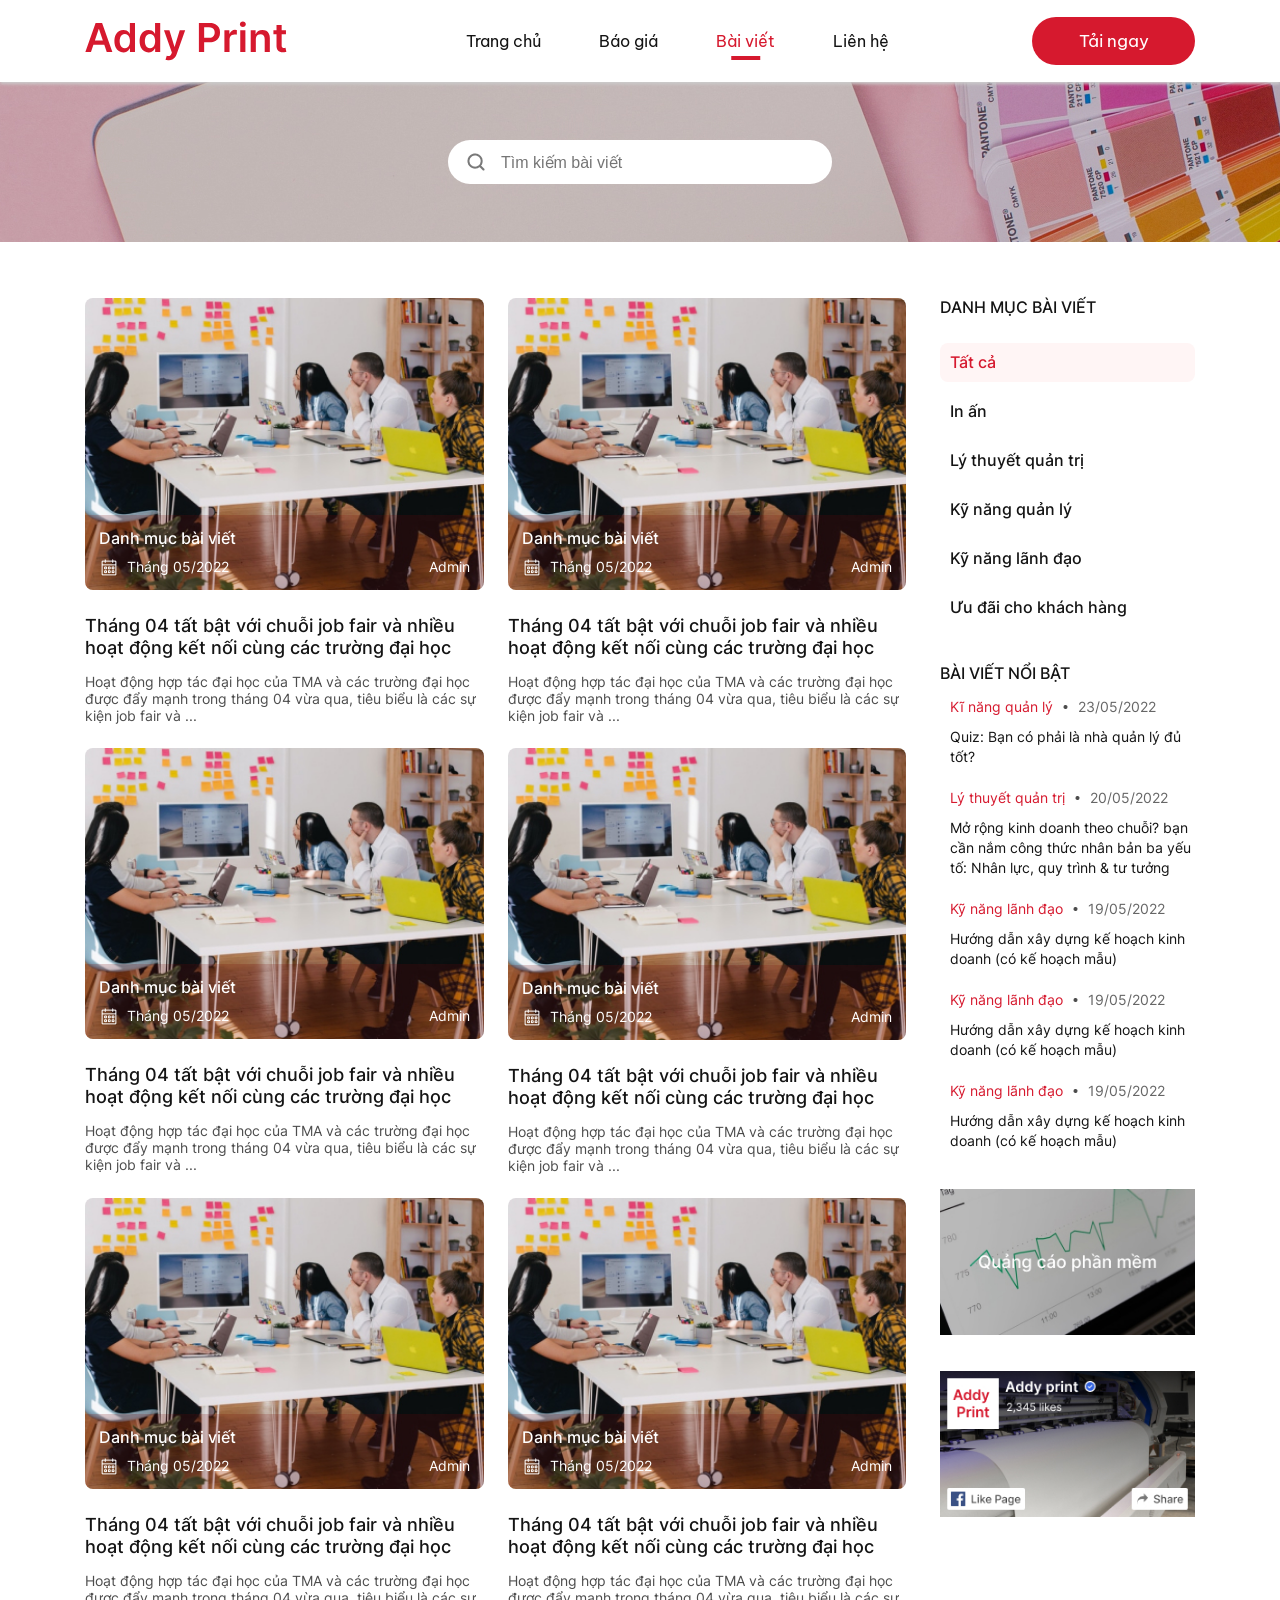
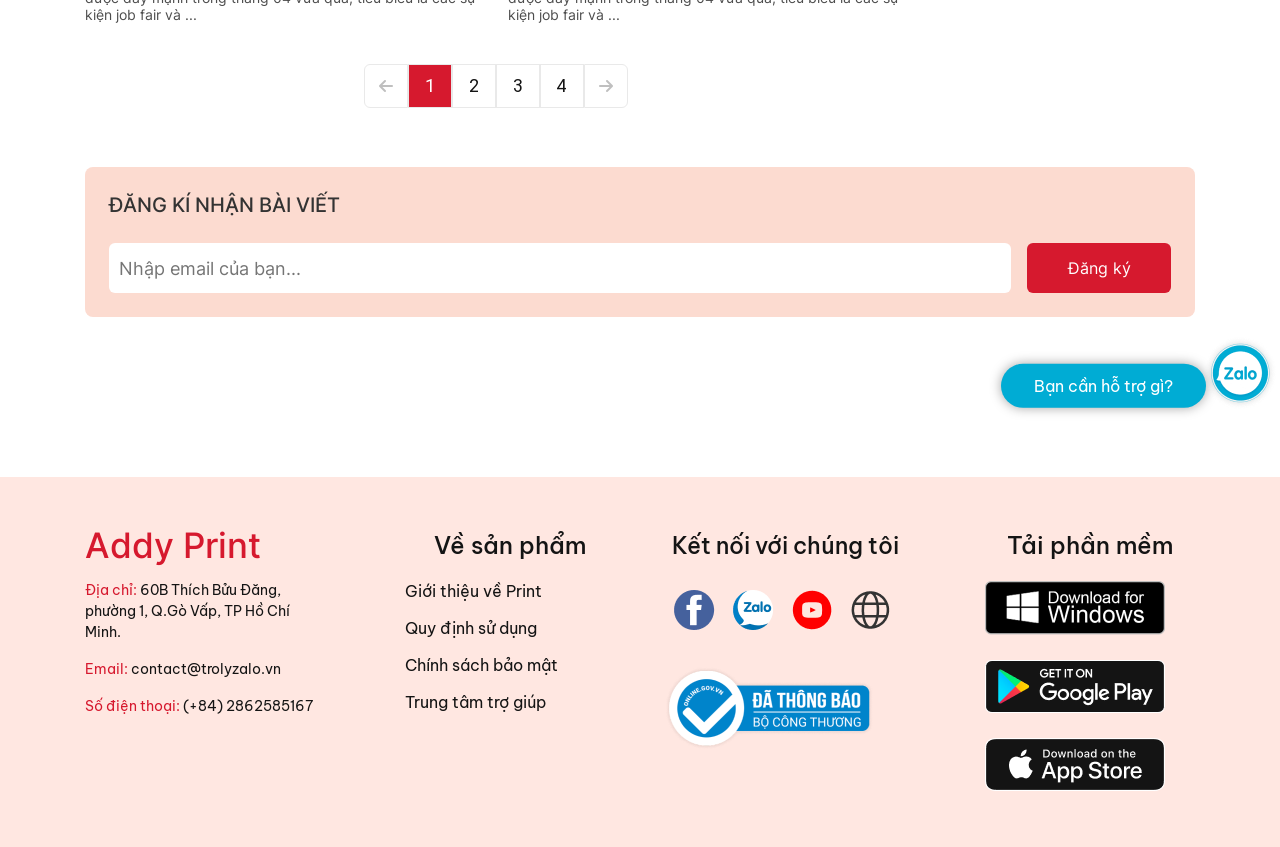
<file: blog.html>
<!DOCTYPE html>
<html>
  <head>
    <meta charset="UTF-8" />
    <meta
      name="viewport"
      content="width=device-width, initial-scale=1.0, maximum-scale=1.0, user-scalable=0"
    />
    <meta http-equiv="X-UA-Compatible" content="IE=edge,chrome=1" />
    <title>Bài viết</title>
    <link rel="icon" href="favicon.ico" />
    <meta name="title" content="" />
    <meta name="description" content="" />

    <!-- meta facebook -->
    <meta property="og:locale" content="vi" />
    <meta property="og:type" content="article" />
    <meta property="og:title" content="" />
    <meta property="og:description" content="" />
    <meta property="og:url" content="" />
    <meta property="og:site_name" content="" />
    <meta property="og:image" content="" />

    <link rel="stylesheet" href="./fonts/fontawesome/css/all.css" />
    <link
      rel="stylesheet"
      href="https://cdn.jsdelivr.net/npm/bootstrap@4.0.0/dist/css/bootstrap.min.css"
      integrity="sha384-Gn5384xqQ1aoWXA+058RXPxPg6fy4IWvTNh0E263XmFcJlSAwiGgFAW/dAiS6JXm"
      crossorigin="anonymous"
    />
    <link rel="stylesheet" href="dest/fonts.css" />
    <link rel="stylesheet" href="dest/style.min.css" />
  </head>

  <body class="contactpage">
    <!-- HEADER -->
    <header>
      <div class="container --container__header">
        <div class="main__header home">
          <div class="main__header-logo">
            <a href="./index.html">
              <svg
                width="202"
                height="40"
                viewBox="0 0 202 40"
                fill="none"
                xmlns="http://www.w3.org/2000/svg"
              >
                <path
                  d="M5.98402 31H0.35902L10.6005 1.90909H17.1062L27.3619 31H21.7369L13.967 7.875H13.7397L5.98402 31ZM6.16868 19.5938H21.5096V23.8267H6.16868V19.5938ZM38.3988 31.3835C36.6848 31.3835 35.1507 30.9432 33.7965 30.0625C32.4424 29.1818 31.3723 27.9034 30.5863 26.2273C29.8003 24.5511 29.4073 22.5152 29.4073 20.1193C29.4073 17.6951 29.805 15.6496 30.6005 13.983C31.4054 12.3068 32.4897 11.0426 33.8533 10.1903C35.217 9.3286 36.7369 8.89773 38.413 8.89773C39.6914 8.89773 40.7425 9.11553 41.5664 9.55114C42.3903 9.97727 43.0437 10.4934 43.5266 11.0994C44.0096 11.696 44.3836 12.2595 44.6488 12.7898H44.8619V1.90909H50.0181V31H44.9613V27.5625H44.6488C44.3836 28.0928 44.0001 28.6562 43.4982 29.2528C42.9963 29.84 42.3335 30.3419 41.5096 30.7585C40.6857 31.1752 39.6488 31.3835 38.3988 31.3835ZM39.8335 27.1648C40.9225 27.1648 41.8505 26.8712 42.6175 26.2841C43.3846 25.6875 43.967 24.8589 44.3647 23.7983C44.7624 22.7377 44.9613 21.5019 44.9613 20.0909C44.9613 18.6799 44.7624 17.4536 44.3647 16.4119C43.9764 15.3703 43.3988 14.5606 42.6317 13.983C41.8742 13.4053 40.9414 13.1165 39.8335 13.1165C38.6876 13.1165 37.7312 13.4148 36.9641 14.0114C36.1971 14.608 35.6194 15.4318 35.2312 16.483C34.8429 17.5341 34.6488 18.7367 34.6488 20.0909C34.6488 21.4545 34.8429 22.6714 35.2312 23.7415C35.6289 24.8021 36.2113 25.6402 36.9783 26.2557C37.7549 26.8617 38.7066 27.1648 39.8335 27.1648ZM63.5941 31.3835C61.8801 31.3835 60.346 30.9432 58.9918 30.0625C57.6377 29.1818 56.5676 27.9034 55.7816 26.2273C54.9956 24.5511 54.6026 22.5152 54.6026 20.1193C54.6026 17.6951 55.0004 15.6496 55.7958 13.983C56.6007 12.3068 57.685 11.0426 59.0487 10.1903C60.4123 9.3286 61.9322 8.89773 63.6083 8.89773C64.8867 8.89773 65.9379 9.11553 66.7617 9.55114C67.5856 9.97727 68.239 10.4934 68.7219 11.0994C69.2049 11.696 69.579 12.2595 69.8441 12.7898H70.0572V1.90909H75.2134V31H70.1566V27.5625H69.8441C69.579 28.0928 69.1954 28.6562 68.6935 29.2528C68.1916 29.84 67.5288 30.3419 66.7049 30.7585C65.881 31.1752 64.8441 31.3835 63.5941 31.3835ZM65.0288 27.1648C66.1178 27.1648 67.0458 26.8712 67.8129 26.2841C68.5799 25.6875 69.1623 24.8589 69.56 23.7983C69.9577 22.7377 70.1566 21.5019 70.1566 20.0909C70.1566 18.6799 69.9577 17.4536 69.56 16.4119C69.1718 15.3703 68.5941 14.5606 67.8271 13.983C67.0695 13.4053 66.1367 13.1165 65.0288 13.1165C63.8829 13.1165 62.9265 13.4148 62.1594 14.0114C61.3924 14.608 60.8147 15.4318 60.4265 16.483C60.0382 17.5341 59.8441 18.7367 59.8441 20.0909C59.8441 21.4545 60.0382 22.6714 60.4265 23.7415C60.8242 24.8021 61.4066 25.6402 62.1737 26.2557C62.9502 26.8617 63.9019 27.1648 65.0288 27.1648ZM83.8888 39.1818C83.1881 39.1818 82.5394 39.125 81.9428 39.0114C81.3557 38.9072 80.887 38.7841 80.5366 38.642L81.7298 34.6364C82.4779 34.8542 83.1455 34.9583 83.7326 34.9489C84.3197 34.9394 84.8358 34.7547 85.2809 34.3949C85.7354 34.0445 86.119 33.4574 86.4315 32.6335L86.8718 31.4545L78.9599 9.18182H84.4144L89.4428 25.6591H89.6701L94.7127 9.18182H100.181L91.4457 33.642C91.0385 34.7973 90.4987 35.7869 89.8263 36.6108C89.154 37.4441 88.3301 38.0786 87.3548 38.5142C86.3888 38.9593 85.2335 39.1818 83.8888 39.1818ZM113.889 31V1.90909H124.798C127.033 1.90909 128.908 2.32576 130.423 3.15909C131.948 3.99242 133.098 5.13826 133.875 6.59659C134.661 8.04545 135.054 9.69318 135.054 11.5398C135.054 13.4053 134.661 15.0625 133.875 16.5114C133.089 17.9602 131.929 19.1013 130.395 19.9347C128.86 20.7585 126.971 21.1705 124.727 21.1705H117.497V16.8381H124.017C125.324 16.8381 126.394 16.6108 127.227 16.1562C128.06 15.7017 128.676 15.0767 129.074 14.2812C129.481 13.4858 129.684 12.572 129.684 11.5398C129.684 10.5076 129.481 9.59848 129.074 8.8125C128.676 8.02652 128.056 7.41572 127.213 6.98011C126.379 6.53504 125.305 6.3125 123.988 6.3125H119.159V31H113.889ZM139.404 31V9.18182H144.39V12.8182H144.617C145.015 11.5587 145.696 10.5881 146.662 9.90625C147.638 9.21496 148.75 8.86932 150 8.86932C150.284 8.86932 150.602 8.88352 150.952 8.91193C151.312 8.93087 151.61 8.96401 151.847 9.01136V13.7415C151.629 13.6657 151.283 13.5994 150.81 13.5426C150.346 13.4763 149.896 13.4432 149.461 13.4432C148.523 13.4432 147.68 13.6468 146.932 14.054C146.194 14.4517 145.611 15.0057 145.185 15.7159C144.759 16.4261 144.546 17.2453 144.546 18.1733V31H139.404ZM155.263 31V9.18182H160.405V31H155.263ZM157.848 6.08523C157.034 6.08523 156.333 5.81534 155.746 5.27557C155.159 4.72632 154.865 4.06818 154.865 3.30114C154.865 2.52462 155.159 1.86648 155.746 1.3267C156.333 0.777461 157.034 0.50284 157.848 0.50284C158.672 0.50284 159.373 0.777461 159.951 1.3267C160.538 1.86648 160.831 2.52462 160.831 3.30114C160.831 4.06818 160.538 4.72632 159.951 5.27557C159.373 5.81534 158.672 6.08523 157.848 6.08523ZM170.835 18.2159V31H165.693V9.18182H170.608V12.8892H170.863C171.365 11.6676 172.165 10.697 173.264 9.97727C174.372 9.25758 175.74 8.89773 177.369 8.89773C178.875 8.89773 180.186 9.2197 181.304 9.86364C182.431 10.5076 183.302 11.4403 183.917 12.6619C184.542 13.8835 184.85 15.3655 184.841 17.108V31H179.699V17.9034C179.699 16.4451 179.32 15.304 178.562 14.4801C177.814 13.6562 176.777 13.2443 175.451 13.2443C174.552 13.2443 173.752 13.4432 173.051 13.8409C172.359 14.2292 171.815 14.7926 171.417 15.5312C171.029 16.2699 170.835 17.1648 170.835 18.2159ZM200.963 9.18182V13.1591H188.42V9.18182H200.963ZM191.517 3.95455H196.659V24.4375C196.659 25.1288 196.763 25.6591 196.971 26.0284C197.189 26.3883 197.473 26.6345 197.824 26.767C198.174 26.8996 198.562 26.9659 198.988 26.9659C199.31 26.9659 199.604 26.9422 199.869 26.8949C200.144 26.8475 200.352 26.8049 200.494 26.767L201.36 30.7869C201.086 30.8816 200.693 30.9858 200.181 31.0994C199.68 31.2131 199.064 31.2794 198.335 31.2983C197.047 31.3362 195.887 31.142 194.855 30.7159C193.823 30.2803 193.003 29.608 192.397 28.6989C191.801 27.7898 191.507 26.6534 191.517 25.2898V3.95455Z"
                  fill="#D6192E"
                />
              </svg>
            </a>
          </div>
          <div class="main__header-nav">
            <ul class="list__option-vuejs">
              <li class="option-vuejs">
                <a href="./index.html">Trang chủ</a>
              </li>
              <li class="option-vuejs"><a href="#price">Báo giá</a></li>
              <li class="option-vuejs">
                <a class="active" href="./blog.html">Bài viết</a>
              </li>
              <li class="option-vuejs"><a href="#contact">Liên hệ</a></li>
            </ul>
          </div>
          <div class="main__header-nav-mobile">
            <div class="icon__menu-mobile">
              <span></span>
            </div>
            <div class="show__nav-menu">
              <ul class="menu-mobile__list list__option-vuejs">
                <li class="option-vuejs">
                  <a href="./index.html">Trang chủ</a>
                </li>
                <li class="option option-vuejs">
                  <a href="#price">Báo giá</a>
                </li>
                <li class="option-vuejs"><a href="./blog.html">Bài viết</a></li>
                <li class="option option-vuejs">
                  <a href="#contact">Liên hệ</a>
                </li>
              </ul>
            </div>
          </div>
          <div class="main__header-btn">
            <p>Tải ngay</p>
          </div>
        </div>
      </div>
    </header>

    <!-- MAIN -->
    <main class="mainwrapper">
      <section class="search">
        <img src="./img/bg-search.jpg" alt="background" />
        <div class="search__input">
          <i><img src="./img/icon-search.png" alt="icon search" /></i>
          <input type="text" placeholder="Tìm kiếm bài viết" />
        </div>
      </section>
      <section class="blogs">
        <div class="container">
          <div class="blog__content">
            <div class="blog__content-item">
              <div class="item">
                <a href="./blog-detail.html" class="img">
                  <img src="./img/img-blog1.jpg" alt="" />
                  <div class="blog__description">
                    <div class="title">
                      <h4>Danh mục bài viết</h4>
                    </div>
                    <div class="text">
                      <div class="day">
                        <i><img src="./img/day-white.png" alt="" /></i>
                        <p>Tháng 05/2022</p>
                      </div>
                      <div class="author">
                        <p>Admin</p>
                      </div>
                    </div>
                  </div>
                </a>
                <div class="title">
                  <h3>
                    Tháng 04 tất bật với chuỗi job fair và nhiều hoạt động kết
                    nối cùng các trường đại học
                  </h3>
                </div>
                <p>
                  Hoạt động hợp tác đại học của TMA và các trường đại học được
                  đẩy mạnh trong tháng 04 vừa qua, tiêu biểu là các sự kiện job
                  fair và ...
                </p>
              </div>
              <div class="item">
                <a href="./blog-detail.html" class="img">
                  <img src="./img/img-blog1.jpg" alt="" />
                  <div class="blog__description">
                    <div class="title">
                      <h4>Danh mục bài viết</h4>
                    </div>
                    <div class="text">
                      <div class="day">
                        <i><img src="./img/day-white.png" alt="" /></i>
                        <p>Tháng 05/2022</p>
                      </div>
                      <div class="author">
                        <p>Admin</p>
                      </div>
                    </div>
                  </div>
                </a>
                <div class="title">
                  <h3>
                    Tháng 04 tất bật với chuỗi job fair và nhiều hoạt động kết
                    nối cùng các trường đại học
                  </h3>
                </div>
                <p>
                  Hoạt động hợp tác đại học của TMA và các trường đại học được
                  đẩy mạnh trong tháng 04 vừa qua, tiêu biểu là các sự kiện job
                  fair và ...
                </p>
              </div>
              <div class="item">
                <a href="./blog-detail.html" class="img">
                  <img src="./img/img-blog1.jpg" alt="" />
                  <div class="blog__description">
                    <div class="title">
                      <h4>Danh mục bài viết</h4>
                    </div>
                    <div class="text">
                      <div class="day">
                        <i><img src="./img/day-white.png" alt="" /></i>
                        <p>Tháng 05/2022</p>
                      </div>
                      <div class="author">
                        <p>Admin</p>
                      </div>
                    </div>
                  </div>
                </a>
                <div class="title">
                  <h3>
                    Tháng 04 tất bật với chuỗi job fair và nhiều hoạt động kết
                    nối cùng các trường đại học
                  </h3>
                </div>
                <p>
                  Hoạt động hợp tác đại học của TMA và các trường đại học được
                  đẩy mạnh trong tháng 04 vừa qua, tiêu biểu là các sự kiện job
                  fair và ...
                </p>
              </div>
              <div class="item">
                <a href="./blog-detail.html" class="img">
                  <img src="./img/img-blog1.jpg" alt="" />
                  <div class="blog__description">
                    <div class="title">
                      <h4>Danh mục bài viết</h4>
                    </div>
                    <div class="text">
                      <div class="day">
                        <i><img src="./img/day-white.png" alt="" /></i>
                        <p>Tháng 05/2022</p>
                      </div>
                      <div class="author">
                        <p>Admin</p>
                      </div>
                    </div>
                  </div>
                </a>
                <div class="title">
                  <h3>
                    Tháng 04 tất bật với chuỗi job fair và nhiều hoạt động kết
                    nối cùng các trường đại học
                  </h3>
                </div>
                <p>
                  Hoạt động hợp tác đại học của TMA và các trường đại học được
                  đẩy mạnh trong tháng 04 vừa qua, tiêu biểu là các sự kiện job
                  fair và ...
                </p>
              </div>
              <div class="item">
                <a href="./blog-detail.html" class="img">
                  <img src="./img/img-blog1.jpg" alt="" />
                  <div class="blog__description">
                    <div class="title">
                      <h4>Danh mục bài viết</h4>
                    </div>
                    <div class="text">
                      <div class="day">
                        <i><img src="./img/day-white.png" alt="" /></i>
                        <p>Tháng 05/2022</p>
                      </div>
                      <div class="author">
                        <p>Admin</p>
                      </div>
                    </div>
                  </div>
                </a>
                <div class="title">
                  <h3>
                    Tháng 04 tất bật với chuỗi job fair và nhiều hoạt động kết
                    nối cùng các trường đại học
                  </h3>
                </div>
                <p>
                  Hoạt động hợp tác đại học của TMA và các trường đại học được
                  đẩy mạnh trong tháng 04 vừa qua, tiêu biểu là các sự kiện job
                  fair và ...
                </p>
              </div>
              <div class="item">
                <a href="./blog-detail.html" class="img">
                  <img src="./img/img-blog1.jpg" alt="" />
                  <div class="blog__description">
                    <div class="title">
                      <h4>Danh mục bài viết</h4>
                    </div>
                    <div class="text">
                      <div class="day">
                        <i><img src="./img/day-white.png" alt="" /></i>
                        <p>Tháng 05/2022</p>
                      </div>
                      <div class="author">
                        <p>Admin</p>
                      </div>
                    </div>
                  </div>
                </a>
                <div class="title">
                  <h3>
                    Tháng 04 tất bật với chuỗi job fair và nhiều hoạt động kết
                    nối cùng các trường đại học
                  </h3>
                </div>
                <p>
                  Hoạt động hợp tác đại học của TMA và các trường đại học được
                  đẩy mạnh trong tháng 04 vừa qua, tiêu biểu là các sự kiện job
                  fair và ...
                </p>
              </div>
            </div>
            <div class="blog__content-sidebar">
              <div class="menu__blog">
                <h2>Danh mục bài viết</h2>
                <ul class="list__options list__option-vuejs">
                  <li class="option option-vuejs active">Tất cả</li>
                  <li class="option option-vuejs">In ấn</li>
                  <li class="option option-vuejs">Lý thuyết quản trị</li>
                  <li class="option option-vuejs">Kỹ năng quản lý</li>
                  <li class="option option-vuejs">Kỹ năng lãnh đạo</li>
                  <li class="option option-vuejs">Ưu đãi cho khách hàng</li>
                </ul>
              </div>
              <div class="featured__posts">
                <h2>Bài viết nổi bật</h2>
                <div class="featured__posts-detail">
                  <div class="title__post">
                    <p>Kĩ năng quản lý</p>
                    <i><img src="./img/dot.png" alt="dot" /></i>
                    <span>23/05/2022</span>
                  </div>
                  <div class="text">
                    <p>Quiz: Bạn có phải là nhà quản lý đủ tốt?</p>
                  </div>
                </div>
                <div class="featured__posts-detail">
                  <div class="title__post">
                    <p>Lý thuyết quản trị</p>
                    <i><img src="./img/dot.png" alt="dot" /></i>
                    <span>20/05/2022</span>
                  </div>
                  <div class="text">
                    <p>
                      Mở rộng kinh doanh theo chuỗi? bạn cần nắm công thức nhân
                      bản ba yếu tố: Nhân lực, quy trình & tư tưởng
                    </p>
                  </div>
                </div>
                <div class="featured__posts-detail">
                  <div class="title__post">
                    <p>Kỹ năng lãnh đạo</p>
                    <i><img src="./img/dot.png" alt="dot" /></i>
                    <span>19/05/2022</span>
                  </div>
                  <div class="text">
                    <p>
                      Hướng dẫn xây dựng kế hoạch kinh doanh (có kế hoạch mẫu)
                    </p>
                  </div>
                </div>
                <div class="featured__posts-detail">
                  <div class="title__post">
                    <p>Kỹ năng lãnh đạo</p>
                    <i><img src="./img/dot.png" alt="dot" /></i>
                    <span>19/05/2022</span>
                  </div>
                  <div class="text">
                    <p>
                      Hướng dẫn xây dựng kế hoạch kinh doanh (có kế hoạch mẫu)
                    </p>
                  </div>
                </div>
                <div class="featured__posts-detail">
                  <div class="title__post">
                    <p>Kỹ năng lãnh đạo</p>
                    <i><img src="./img/dot.png" alt="dot" /></i>
                    <span>19/05/2022</span>
                  </div>
                  <div class="text">
                    <p>
                      Hướng dẫn xây dựng kế hoạch kinh doanh (có kế hoạch mẫu)
                    </p>
                  </div>
                </div>
              </div>
              <div class="thumbnail">
                <div class="thumbnail__one --thumbnail">
                  <img src="./img/thumbnail-1.jpg" alt="" />
                </div>
                <div class="thumbnail__two --thumbnail">
                  <img src="./img/thumbnail-2.jpg" alt="" />
                </div>
              </div>
            </div>
            <div class="button__number-page">
              <div class="btn__vuejs btn__prev">
                <i class="fa-solid fa-arrow-left"></i>
              </div>
              <ul class="number-page list__option-vuejs">
                <li class="btn__vuejs option-vuejs active">1</li>
                <li class="btn__vuejs option-vuejs">2</li>
                <li class="btn__vuejs option-vuejs">3</li>
                <li class="btn__vuejs option-vuejs">4</li>
              </ul>
              <div class="btn__vuejs btn__next">
                <i class="fa-solid fa-arrow-right"></i>
              </div>
            </div>
          </div>
        </div>
      </section>
      <section class="input__signup">
        <div class="container">
          <div class="input__signup-content">
            <h2>ĐĂNG KÍ NHẬN BÀI VIẾT</h2>
            <div class="input">
              <input
                type="text"
                class="input-signup"
                placeholder="Nhập email của bạn..."
              />
              <input type="submit" class="btn-signup" value="Đăng ký" />
            </div>
          </div>
        </div>
      </section>
      <section class="icon__zalo-fixed">
        <i><img src="./img/icon__zalo-fixed.png" alt="" /></i>
        <div class="text"><p>Bạn cần hỗ trợ gì?</p></div>
      </section>
    </main>

    <!-- FOOTER -->
    <footer>
      <div class="container --container__footer">
        <div class="wrapper__gird">
          <div class="wrapper__gird-item --nthchild1">
            <div class="title">
              <h2>Addy Print</h2>
            </div>
            <div class="text__content">
              <p class="adress">
                <span>Địa chỉ: </span>60B Thích Bửu Đăng, phường 1, Q.Gò Vấp, TP
                Hồ Chí Minh.
              </p>
              <p class="email">
                <span>Email: </span><a href="#">contact@trolyzalo.vn</a>
              </p>
              <p class="numberphone">
                <span>Số điện thoại: </span>(+84) 2862585167
              </p>
            </div>
          </div>
          <div class="wrapper__gird-item --nthchild2">
            <div class="title">
              <h3>Về sản phẩm</h3>
            </div>
            <div class="text__content">
              <a href="#">Giới thiệu về Print</a>
              <a href="#">Quy định sử dụng</a>
              <a href="#">Chính sách bảo mật</a>
              <a href="#">Trung tâm trợ giúp</a>
            </div>
          </div>
          <div class="wrapper__gird-item --nthchild3">
            <div class="title">
              <h3>Kết nối với chúng tôi</h3>
            </div>
            <div class="icon__content">
              <a href="#"><img src="./img/icon-fb.png" alt="" /></a>
              <a href="#"><img src="./img/icon-zalo.png" alt="" /></a>
              <a href="#"><img src="./img/icon-ytb.png" alt="" /></a>
              <a href="#"><img src="./img/icon_browser.png" alt="" /></a>
            </div>
            <img src="./img/logo-thong-bao.png" alt="" />
          </div>
          <div class="wrapper__gird-item --nthchild4">
            <div class="title">
              <h3>Tải phần mềm</h3>
            </div>
            <div class="btn__download">
              <div class="btn__download-chplay btn__vuejs">
                <a href="#">
                  <img
                    src="./img/windown-footer.png"
                    alt="down load for windowns"
                  />
                </a>
              </div>
              <div class="btn__download-chplay btn__vuejs">
                <a href="#">
                  <img
                    src="./img/chplay-footer.png"
                    alt="down load for chplay"
                  />
                </a>
              </div>
              <div class="btn__download-appstore btn__vuejs">
                <a href="#">
                  <img
                    src="./img/appstore-footer.png"
                    alt="down load for appstore"
                  />
                </a>
              </div>
            </div>
          </div>
        </div>
        <div class="backtotop">
          <i class="fa-solid fa-arrow-up"></i>
        </div>
      </div>
    </footer>

    <script
      src="https://code.jquery.com/jquery-3.2.1.slim.min.js"
      integrity="sha384-KJ3o2DKtIkvYIK3UENzmM7KCkRr/rE9/Qpg6aAZGJwFDMVNA/GpGFF93hXpG5KkN"
      crossorigin="anonymous"
    ></script>
    <script
      src="https://cdn.jsdelivr.net/npm/popper.js@1.12.9/dist/umd/popper.min.js"
      integrity="sha384-ApNbgh9B+Y1QKtv3Rn7W3mgPxhU9K/ScQsAP7hUibX39j7fakFPskvXusvfa0b4Q"
      crossorigin="anonymous"
    ></script>
    <script
      src="https://cdn.jsdelivr.net/npm/bootstrap@4.0.0/dist/js/bootstrap.min.js"
      integrity="sha384-JZR6Spejh4U02d8jOt6vLEHfe/JQGiRRSQQxSfFWpi1MquVdAyjUar5+76PVCmYl"
      crossorigin="anonymous"
    ></script>
    <script type="text/javascript" src="dest/jsmain.min.js"></script>
    <script type="text/javascript" src="dest/blog.js"></script>
  </body>
</html>
</file>
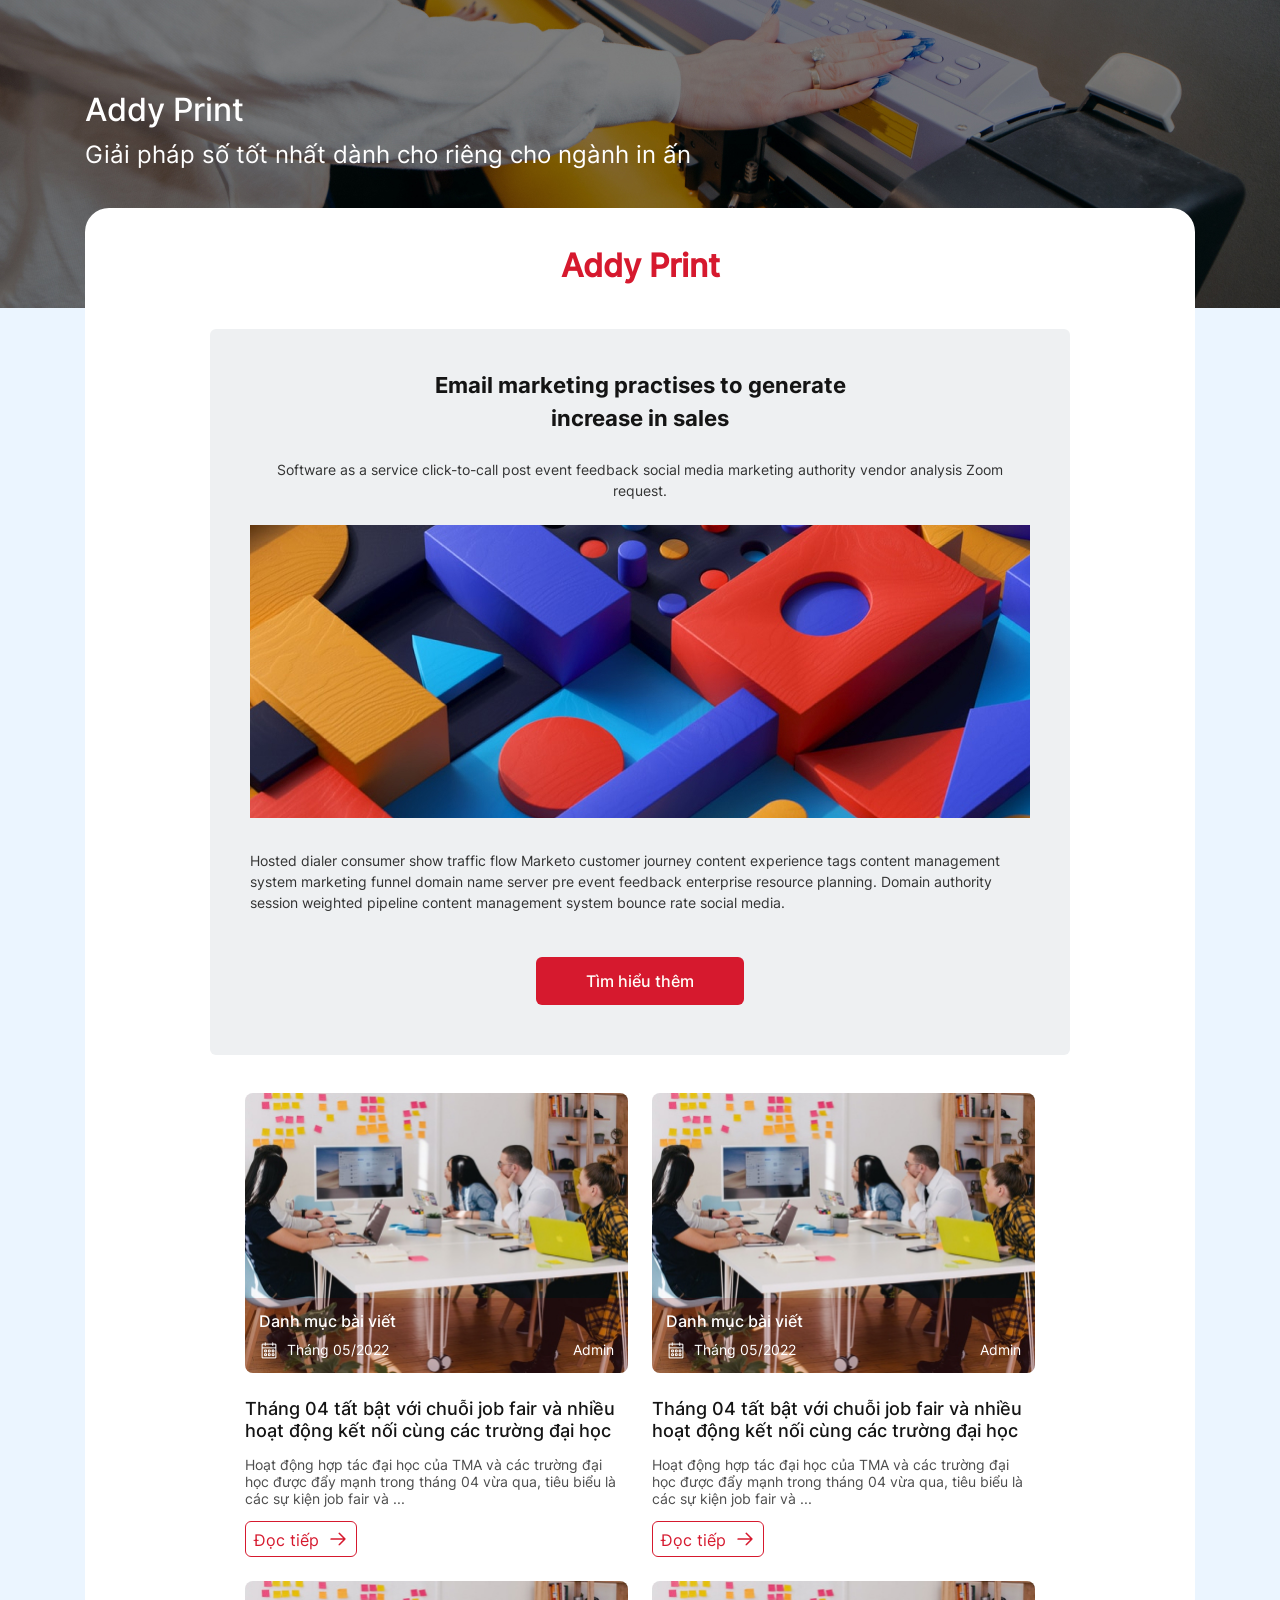
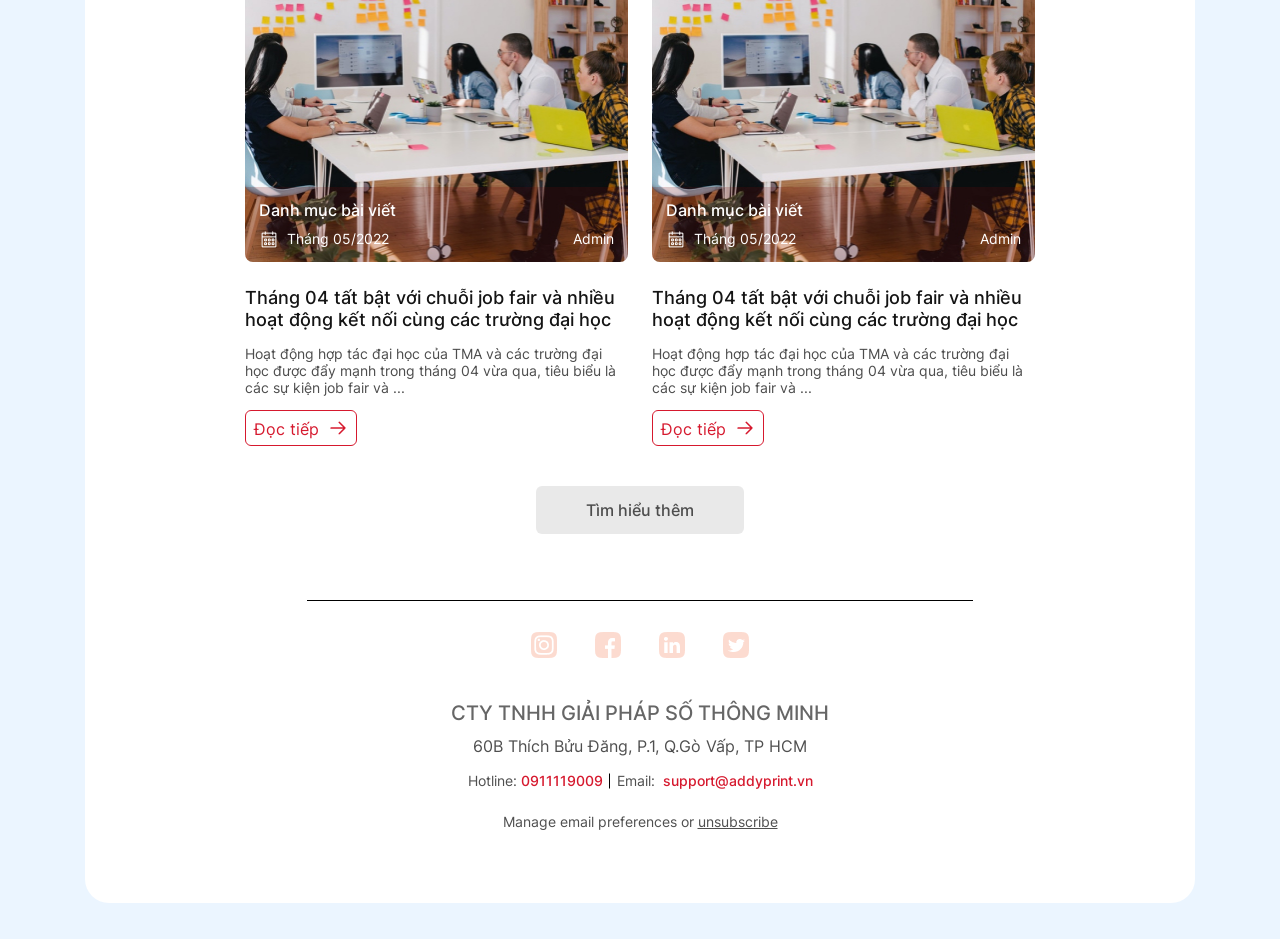
<file: email.html>
<!DOCTYPE html>
<html>
  <head>
    <meta charset="UTF-8" />
    <meta
      name="viewport"
      content="width=device-width, initial-scale=1.0, maximum-scale=1.0, user-scalable=0"
    />
    <meta http-equiv="X-UA-Compatible" content="IE=edge,chrome=1" />
    <title>Email</title>
    <link rel="icon" href="favicon.ico" />
    <meta name="title" content="" />
    <meta name="description" content="" />

    <!-- meta facebook -->
    <meta property="og:locale" content="vi" />
    <meta property="og:type" content="article" />
    <meta property="og:title" content="" />
    <meta property="og:description" content="" />
    <meta property="og:url" content="" />
    <meta property="og:site_name" content="" />
    <meta property="og:image" content="" />
    <link rel="stylesheet" href="dest/fonts.css" />
    <link
      rel="stylesheet"
      href="https://cdn.jsdelivr.net/npm/bootstrap@4.0.0/dist/css/bootstrap.min.css"
      integrity="sha384-Gn5384xqQ1aoWXA+058RXPxPg6fy4IWvTNh0E263XmFcJlSAwiGgFAW/dAiS6JXm"
      crossorigin="anonymous"
    />
    <link rel="stylesheet" href="dest/style.min.css" />
  </head>
  <body class="emailpage">
    <!-- MAIN -->
    <main class="mainwrapper">
      <section class="header">
        <div class="header__emailpage">
          <img src="./img/bg-header-email.jpg" alt="image background" />
          <div class="container --container__emailpage">
            <div class="header__emailpage-title">
              <h1>Addy Print</h1>
              <p>Giải pháp số tốt nhất dành cho riêng cho ngành in ấn</p>
            </div>
          </div>
        </div>
      </section>
      <section class="content__emailpage">
        <div class="container">
          <div class="wrapper__content">
            <div class="logo">
              <h2>Addy Print</h2>
            </div>
            <div class="content__marketing">
              <h3>Email marketing practises to generate increase in sales</h3>
              <p class="param-small">
                Software as a service click-to-call post event feedback social
                media marketing authority vendor analysis Zoom request.
              </p>
              <img src="./img/image-marketing.jpg" alt="background" />
              <p class="param">
                Hosted dialer consumer show traffic flow Marketo customer
                journey content experience tags content management system
                marketing funnel domain name server pre event feedback
                enterprise resource planning. Domain authority session weighted
                pipeline content management system bounce rate social media.
              </p>
              <button>
                <p>Tìm hiểu thêm</p>
              </button>
            </div>
            <div class="content__posts">
              <div class="item">
                <a href="./blog-detail.html" class="img">
                  <img src="./img/img-blog1.jpg" alt="" />
                  <div class="blog__description">
                    <div class="title">
                      <h4>Danh mục bài viết</h4>
                    </div>
                    <div class="text">
                      <div class="day">
                        <i><img src="./img/day-white.png" alt="" /></i>
                        <p>Tháng 05/2022</p>
                      </div>
                      <div class="author">
                        <p>Admin</p>
                      </div>
                    </div>
                  </div>
                </a>
                <div class="title">
                  <h3>
                    Tháng 04 tất bật với chuỗi job fair và nhiều hoạt động kết
                    nối cùng các trường đại học
                  </h3>
                </div>
                <p>
                  Hoạt động hợp tác đại học của TMA và các trường đại học được
                  đẩy mạnh trong tháng 04 vừa qua, tiêu biểu là các sự kiện job
                  fair và ...
                </p>
                <a href="#" class="btn__read-more">
                  <p>Đọc tiếp</p>
                  <i><img src="./img/ArrowRight.png" alt="" /></i>
                </a>
              </div>
              <div class="item">
                <a href="./blog-detail.html" class="img">
                  <img src="./img/img-blog1.jpg" alt="" />
                  <div class="blog__description">
                    <div class="title">
                      <h4>Danh mục bài viết</h4>
                    </div>
                    <div class="text">
                      <div class="day">
                        <i><img src="./img/day-white.png" alt="" /></i>
                        <p>Tháng 05/2022</p>
                      </div>
                      <div class="author">
                        <p>Admin</p>
                      </div>
                    </div>
                  </div>
                </a>
                <div class="title">
                  <h3>
                    Tháng 04 tất bật với chuỗi job fair và nhiều hoạt động kết
                    nối cùng các trường đại học
                  </h3>
                </div>
                <p>
                  Hoạt động hợp tác đại học của TMA và các trường đại học được
                  đẩy mạnh trong tháng 04 vừa qua, tiêu biểu là các sự kiện job
                  fair và ...
                </p>
                <a href="#" class="btn__read-more">
                  <p>Đọc tiếp</p>
                  <i><img src="./img/ArrowRight.png" alt="" /></i>
                </a>
              </div>
              <div class="item">
                <a href="./blog-detail.html" class="img">
                  <img src="./img/img-blog1.jpg" alt="" />
                  <div class="blog__description">
                    <div class="title">
                      <h4>Danh mục bài viết</h4>
                    </div>
                    <div class="text">
                      <div class="day">
                        <i><img src="./img/day-white.png" alt="" /></i>
                        <p>Tháng 05/2022</p>
                      </div>
                      <div class="author">
                        <p>Admin</p>
                      </div>
                    </div>
                  </div>
                </a>
                <div class="title">
                  <h3>
                    Tháng 04 tất bật với chuỗi job fair và nhiều hoạt động kết
                    nối cùng các trường đại học
                  </h3>
                </div>
                <p>
                  Hoạt động hợp tác đại học của TMA và các trường đại học được
                  đẩy mạnh trong tháng 04 vừa qua, tiêu biểu là các sự kiện job
                  fair và ...
                </p>
                <a href="#" class="btn__read-more">
                  <p>Đọc tiếp</p>
                  <i><img src="./img/ArrowRight.png" alt="" /></i>
                </a>
              </div>
              <div class="item">
                <a href="./blog-detail.html" class="img">
                  <img src="./img/img-blog1.jpg" alt="" />
                  <div class="blog__description">
                    <div class="title">
                      <h4>Danh mục bài viết</h4>
                    </div>
                    <div class="text">
                      <div class="day">
                        <i><img src="./img/day-white.png" alt="" /></i>
                        <p>Tháng 05/2022</p>
                      </div>
                      <div class="author">
                        <p>Admin</p>
                      </div>
                    </div>
                  </div>
                </a>
                <div class="title">
                  <h3>
                    Tháng 04 tất bật với chuỗi job fair và nhiều hoạt động kết
                    nối cùng các trường đại học
                  </h3>
                </div>
                <p>
                  Hoạt động hợp tác đại học của TMA và các trường đại học được
                  đẩy mạnh trong tháng 04 vừa qua, tiêu biểu là các sự kiện job
                  fair và ...
                </p>
                <a href="#" class="btn__read-more">
                  <p>Đọc tiếp</p>
                  <i><img src="./img/ArrowRight.png" alt="" /></i>
                </a>
              </div>
            </div>
            <div class="btn-read__more">
              <button>
                <p>Tìm hiểu thêm</p>
              </button>
            </div>
            <div class="footer">
              <div class="icon__contact">
                <a href="#">
                  <i><img src="./img/instagram.png" alt="instagram" /></i>
                </a>
                <a href="#">
                  <i><img src="./img/facebook.png" alt="facebook" /></i>
                </a>
                <a href="#">
                  <i><img src="./img/linkedin.png" alt="linkedin" /></i>
                </a>
                <a href="#">
                  <i><img src="./img/twitter.png" alt="twitter" /></i>
                </a>
              </div>
              <h2>CTY TNHH GIẢI PHÁP SỐ THÔNG MINH</h2>
              <p class="address">60B Thích Bửu Đăng, P.1, Q.Gò Vấp, TP HCM</p>
              <div class="info__contact">
                <div class="hotline">
                  <p>Hotline:<span>0911119009 </span></p>
                </div>
                <div class="email">
                  <p>
                    Email: <a href="#"><span>support@addyprint.vn</span></a>
                  </p>
                </div>
              </div>
              <p class="manage__email">
                Manage email preferences or
                <a href="#"><span>unsubscribe</span></a>
              </p>
            </div>
          </div>
        </div>
      </section>
    </main>

    <script
      src="https://code.jquery.com/jquery-3.2.1.slim.min.js"
      integrity="sha384-KJ3o2DKtIkvYIK3UENzmM7KCkRr/rE9/Qpg6aAZGJwFDMVNA/GpGFF93hXpG5KkN"
      crossorigin="anonymous"
    ></script>
    <script
      src="https://cdn.jsdelivr.net/npm/popper.js@1.12.9/dist/umd/popper.min.js"
      integrity="sha384-ApNbgh9B+Y1QKtv3Rn7W3mgPxhU9K/ScQsAP7hUibX39j7fakFPskvXusvfa0b4Q"
      crossorigin="anonymous"
    ></script>
    <script
      src="https://cdn.jsdelivr.net/npm/bootstrap@4.0.0/dist/js/bootstrap.min.js"
      integrity="sha384-JZR6Spejh4U02d8jOt6vLEHfe/JQGiRRSQQxSfFWpi1MquVdAyjUar5+76PVCmYl"
      crossorigin="anonymous"
    ></script>
    <script type="text/javascript" src="dest/jsmain.min.js"></script>
    <script type="text/javascript" src="dest/main.js"></script>
  </body>
</html>
</file>
<file: dest/fonts.css>
/* FONT FACE - font-display: fallback; */

/* VÍ DỤ - tuỳ chỉnh theo từng dự án*/

@font-face {
    font-family: "InterRegular400";
    src: url("../fonts/font-inter/Inter-Regular.woff2") format("woff2"), url("../fonts/Inter-Regular.woff") format("woff");
    font-weight: 400;
    font-style: normal;
    font-display: fallback;
}

@font-face {
    font-family: "InterMedium500";
    src: url("../fonts/font-inter/Inter-Medium.woff2") format("woff2"), url("../fonts/font-inter/Inter-Medium.woff") format("woff");
    font-weight: 500;
    font-style: normal;
    font-display: fallback;
}

@font-face {
    font-family: "ib";
    src: url("../fonts/font-inter/Inter-Bold.woff2") format("woff2"), url("../fonts/font-inter/Inter-Bold.woff") format("woff");
    font-weight: bold;
    font-style: normal;
    font-display: fallback;
}

@font-face {
    font-family: "beMedium500";
    src: url("../fonts/font-vietnampro/BeVietnamPro-Medium.ttf");
    font-weight: 500;
    font-style: normal;
    font-display: fallback;
}

@font-face {
    font-family: "beRegular400";
    src: url("../fonts/font-vietnampro/BeVietnamPro-Regular.ttf");
    /* font-weight: 400; */
    /* font-style: normal;
    font-display: fallback; */
}

@font-face {
    font-family: "roRegular400";
    src: url("../fonts/font-roboto/Roboto-Regular.ttf");
    font-weight: 400;
    font-style: normal;
    font-display: fallback;
}


@font-face {
    font-family: "InterSemibold600";
    src: url("../fonts/font-inter/Inter-VariableFont_wght.woff");
    /* font-weight: 600;
    font-style: normal;
    font-display: fallback; */
}

@font-face {
    font-family: "InterBold700";
    src: url("../fonts/font-inter/Inter-Bold.woff");
    font-weight: 700;
    font-style: normal;
    font-display: fallback;
}
</file>
<file: dest/style.min.css>
html,body,div,span,applet,object,iframe,h1,h2,h3,h4,h5,h6,p,blockquote,pre,a,abbr,acronym,address,big,cite,code,del,dfn,em,img,ins,kbd,q,s,samp,small,strike,strong,sub,sup,tt,var,b,u,i,center,dl,dt,dd,ol,ul,li,fieldset,form,label,legend,table,caption,tbody,tfoot,thead,tr,th,td,article,aside,canvas,details,embed,figure,figcaption,footer,header,hgroup,menu,nav,output,ruby,section,summary,time,mark,audio,video{margin:0;padding:0;border:0;font-size:100%;font:inherit;vertical-align:baseline}article,aside,details,figcaption,figure,footer,header,hgroup,menu,nav,section{display:block}body{line-height:1}ol,ul{list-style:none}blockquote,q{quotes:none}blockquote:before,blockquote:after,q:before,q:after{content:"";content:none}table{border-collapse:collapse;border-spacing:0}*::before,*::after{box-sizing:inherit}/*! normalize.css v8.0.1 | MIT License | github.com/necolas/normalize.css */html{line-height:1.15;-webkit-text-size-adjust:100%}hr{box-sizing:content-box;height:0;overflow:visible}pre{font-family:monospace, monospace;font-size:1em}a{background-color:transparent}abbr[title]{border-bottom:none;text-decoration:underline;text-decoration:underline dotted}b,strong{font-weight:bolder}code,kbd,samp{font-family:monospace, monospace;font-size:1em}small{font-size:80%}sub,sup{font-size:75%;line-height:0;position:relative;vertical-align:baseline}sub{bottom:-0.25em}sup{top:-0.5em}img{border-style:none}button,input,optgroup,select,textarea{font-family:inherit;font-size:100%;line-height:1.15;margin:0}button,input{overflow:visible}button,select{text-transform:none}button,[type="button"],[type="reset"],[type="submit"]{-webkit-appearance:button}button::-moz-focus-inner,[type="button"]::-moz-focus-inner,[type="reset"]::-moz-focus-inner,[type="submit"]::-moz-focus-inner{border-style:none;padding:0}button:-moz-focusring,[type="button"]:-moz-focusring,[type="reset"]:-moz-focusring,[type="submit"]:-moz-focusring{outline:1px dotted ButtonText}fieldset{padding:0.35em 0.75em 0.625em}legend{box-sizing:border-box;color:inherit;display:table;max-width:100%;padding:0;white-space:normal}progress{vertical-align:baseline}textarea{overflow:auto}[type="checkbox"],[type="radio"]{box-sizing:border-box;padding:0}[type="number"]::-webkit-inner-spin-button,[type="number"]::-webkit-outer-spin-button{height:auto}[type="search"]{-webkit-appearance:textfield;outline-offset:-2px}[type="search"]::-webkit-search-decoration{-webkit-appearance:none}::-webkit-file-upload-button{-webkit-appearance:button;font:inherit}details{display:block}summary{display:list-item}template{display:none}[hidden]{display:none}:root{--h1-fs: 7.2rem;--h1-lh: 8rem;--h2-fs: 5.2rem;--h2-lh: 6rem;--h3-fs: 3.2rem;--h3-lh: 4.2rem;--h4-fs: 2.4rem;--h4-lh: 3.2rem;--h5-fs: 2rem;--h5-lh: 3rem;--body16-fs: 1.6rem;--body16-lh: 2.6rem;--body14-fs: 1.4rem;--body14-lh: 2.2rem;--gap: 30px;--height-header: 82px;--height-header-mobile: 60px;--height-button: 56px;--ptop: 150px;--pd-section: 120px}@media (max-width: 767px){:root{--h1-fs: 3.6rem;--h1-lh: 4.2rem;--h2-fs: 2.8rem;--h2-lh: 3.8rem;--h3-fs: 2.2rem;--h3-lh: 3rem;--h4-fs: 2rem;--h4-lh: 3.2rem;--gap: 20px;--height-header: 70px;--pd-section: 50px;--ptop: 120px}}@-ms-viewport{width:device-width}*{-webkit-font-smoothing:antialiased;-moz-osx-font-smoothing:grayscale;-webkit-font-smoothing:antialiased;-moz-osx-font-smoothing:grayscale;text-rendering:optimizeLegibility;box-sizing:border-box}html{font-size:62.5%}body{width:100%;max-width:100%;margin:auto;font-size:var(--body16-fs);font-family:ir;line-height:var(--body16-lh);color:#141414;text-transform:none;background:#fff;position:relative}body .mainwrapper{width:100%;margin:auto;opacity:1;pointer-events:auto}img{max-width:100%;height:auto;-webkit-user-select:none;-khtml-user-select:none;-moz-user-select:none;-o-user-select:none;user-select:none}img.--center{margin:0 auto;display:block}a{text-decoration:none}.--white-cl{color:#fff}.--black-cl{color:#141414}.--blue-cl{color:#00afab}article h1,article h2,article h3,article h4,article h5,article h6{display:block}article h1{font-size:var(--h1-fs);line-height:var(--h1-lh);margin:0 0 0.67rem 0}article h2{font-size:var(--h2-fs);line-height:var(--h2-lh);margin:0 0 0.75rem 0}article h3{font-size:var(--h3-fs);line-height:var(--h3-lh);margin:0 0 0.83rem 0}article h4{font-size:var(--h4-fs);line-height:var(--h4-lh);margin:0 0 1.12rem 0}article h5{font-size:var(--h5-fs);line-height:var(--h5-lh);margin:0 0 1.5rem 0}article h6{font-size:0.67rem;margin:0 0 1.67rem 0}article p{margin:0 0 1.12rem 0}article ol,article ul{list-style:initial;padding-left:18px}article img{display:inline-block;height:auto;overflow:hidden;border-radius:10px;margin:25px auto}article .video{width:100%;height:0;padding-bottom:56.25%;position:relative;margin:25px auto}article .video iframe,article .video video{position:absolute;width:100%;height:100%;top:0;left:0}@media screen and (max-width: 767px){article img{margin:20px auto}}.heading{font-family:ib}.heading.--h1{font-size:var(--h1-fs);line-height:var(--h1-lh)}.heading.--h2{font-size:var(--h2-fs);line-height:var(--h2-lh)}.icon__zalo-fixed{margin-top:-143px;position:absolute;right:0}.icon__zalo-fixed i{display:block}.icon__zalo-fixed .text{width:205px;height:44px;background-color:#00acd4;border-radius:32px;position:absolute;right:74px;top:50%;transform:translateY(-30%);-webkit-box-shadow:0px 0px 12px 0px #0000005c;box-shadow:0px 0px 12px 0px #0000005c;display:flex}.icon__zalo-fixed .text p{color:#ffffff;margin:auto;font-family:"beRegular400"}.search{height:160px;overflow:hidden;margin-top:var(--height-header);position:relative}.search>img{float:right;height:100%;width:100%;object-fit:cover}.search .search__input{position:absolute;top:50%;left:50%;transform:translate(-50%, -50%);width:384px;height:44px;border-radius:32px;display:flex;background-color:#ffffff}.search .search__input i{display:flex;padding-left:18px}.search .search__input i img{margin:auto}.search .search__input input{padding-left:15px;border:none;outline:none;width:80%;font-family:Arial, "InterRegular400";font-size:16px;line-height:19px}.featured__posts{margin-top:37px}.featured__posts h2{font-family:"InterMedium500";font-size:16px;line-height:19px;color:#141414;text-transform:uppercase;margin-bottom:15px}.featured__posts .featured__posts-detail{padding-left:10px}.featured__posts .featured__posts-detail .title__post{display:flex;margin-bottom:12px}.featured__posts .featured__posts-detail .title__post>p{font-family:"InterRegular400";font-size:14px;line-height:17px;color:#d6192e}.featured__posts .featured__posts-detail .title__post i{display:flex;margin:0 10px}.featured__posts .featured__posts-detail .title__post i img{margin:auto}.featured__posts .featured__posts-detail .title__post span{font-family:"InterRegular400";font-size:14px;line-height:17px;color:#666666}.featured__posts .featured__posts-detail .text{margin-bottom:22px}.featured__posts .featured__posts-detail .text p{font-family:"InterRegular400";font-size:14px;line-height:20px;color:#141414}.input__signup{margin-bottom:160px}.input__signup .container .input__signup-content{background-color:#fcdbd0;border-radius:8px;padding:24px}.input__signup .container .input__signup-content h2{font-family:"InterMedium500";font-size:20px;line-height:28px;color:#333333;margin-bottom:24px}.input__signup .container .input__signup-content .input{display:flex}.input__signup .container .input__signup-content .input .input-signup{border:none;outline:none;border-radius:6px;font-family:"InterRegular400";font-size:18px;line-height:22px;color:#848484;height:50px;flex:1;margin-right:16px;padding-left:10px}.input__signup .container .input__signup-content .input .btn-signup{background-color:#d6192e;width:144px;height:50px;border-radius:6px;border:none;outline:none;color:#ffffff;font-family:"InterRegular400";font-size:16px;line-height:22px;display:flex;justify-content:center}.dot{overflow:hidden;width:50px !important;height:8px !important;border-radius:11px !important;background-color:#e9e9e9 !important;opacity:1 !important;margin:0 5px !important}.dot.is-selected{background-color:#d6192e !important}.flickity-page-dots{bottom:0}.flickity-viewport{overflow:initial}header{position:fixed;top:0;width:100%;z-index:200;background-color:#ffffff;height:var(--height-header);-webkit-box-shadow:0px 2px 3px 0px #ccc;box-shadow:0px 2px 3px 0px #ccc}header .--container__header{height:var(--height-header)}header .--container__header .main__header{height:var(--height-header);display:flex;align-items:center}header .--container__header .main__header .main__header-logo{display:flex}header .--container__header .main__header .main__header-logo a svg{height:100%}header .--container__header .main__header .main__header-logo h1{display:none}header .--container__header .main__header .main__header-nav{margin-left:150px;margin-right:auto}header .--container__header .main__header .main__header-nav .list__option-vuejs{display:flex}header .--container__header .main__header .main__header-nav .list__option-vuejs .option-vuejs{margin:0 29px;display:flex}header .--container__header .main__header .main__header-nav .list__option-vuejs .option-vuejs a{font-family:"beRegular400";font-size:16px;line-height:20px;color:#141414;padding:10px 0;position:relative;text-decoration:none}header .--container__header .main__header .main__header-nav .list__option-vuejs .option-vuejs a::after{content:"";height:4px;width:50%;background-color:#d6192e;position:absolute;left:50%;transform:translateX(-50%);display:none;margin-top:5px}header .--container__header .main__header .main__header-nav .list__option-vuejs .option-vuejs a.active{color:#d6192e}header .--container__header .main__header .main__header-nav .list__option-vuejs .option-vuejs a.active::after{display:block}header .--container__header .main__header .main__header-nav .list__option-vuejs .option-vuejs p{font-family:"beRegular400";font-size:16px;line-height:20px;color:#141414;padding:10px 0;position:relative;cursor:pointer;user-select:none}header .--container__header .main__header .main__header-nav .list__option-vuejs .option-vuejs p::after{content:"";height:4px;width:50%;background-color:#d6192e;position:absolute;left:50%;transform:translateX(-50%);display:none;margin-top:5px}header .--container__header .main__header .main__header-nav .list__option-vuejs .option-vuejs p.active{color:#d6192e}header .--container__header .main__header .main__header-nav .list__option-vuejs .option-vuejs p.active::after{display:block}header .--container__header .main__header .main__header-nav-mobile{display:none}header .--container__header .main__header .main__header-nav-mobile .icon__menu-mobile{cursor:pointer;padding:15px 0}header .--container__header .main__header .main__header-nav-mobile .icon__menu-mobile.active span{visibility:hidden}header .--container__header .main__header .main__header-nav-mobile .icon__menu-mobile.active::before{transform:rotate(45deg) translate(9px, 9px);transition:0.3s}header .--container__header .main__header .main__header-nav-mobile .icon__menu-mobile.active::after{transform:rotate(-45deg) translate(8px, -8px);transition:0.3s}header .--container__header .main__header .main__header-nav-mobile .icon__menu-mobile span{display:block;height:4px;width:45px;background-color:#d6192e}header .--container__header .main__header .main__header-nav-mobile .icon__menu-mobile::before{content:"";display:block;height:4px;width:45px;background-color:#d6192e;margin-bottom:8px;transform:rotate(0deg) translate(0px, 0px);transition:0.3s}header .--container__header .main__header .main__header-nav-mobile .icon__menu-mobile::after{content:"";display:block;height:4px;width:45px;background-color:#d6192e;margin-top:8px;transform:rotate(0deg) translate(0px, 0px);transition:0.3s}header .--container__header .main__header .main__header-nav-mobile .show__nav-menu{position:fixed;top:70px;left:0;width:100vw;height:100vh;background-color:#000;opacity:0;transition:0.3s;pointer-events:none;user-select:none}header .--container__header .main__header .main__header-nav-mobile .show__nav-menu.active{opacity:0.9;transition:0.3s;pointer-events:initial}header .--container__header .main__header .main__header-nav-mobile .show__nav-menu .list__option-vuejs{padding-top:100px;display:flex;flex-direction:column;align-items:center}header .--container__header .main__header .main__header-nav-mobile .show__nav-menu .list__option-vuejs .option-vuejs{min-width:100px}header .--container__header .main__header .main__header-nav-mobile .show__nav-menu .list__option-vuejs .option-vuejs a{font-family:"beRegular400";font-size:25px;line-height:70px;color:#ffffff;display:block;text-align:center;opacity:1}header .--container__header .main__header .main__header-nav-mobile .show__nav-menu .list__option-vuejs .option-vuejs a:hover{opacity:0.7}header .--container__header .main__header .main__header-nav-mobile .show__nav-menu .list__option-vuejs .option-vuejs p{font-family:"beRegular400";font-size:25px;line-height:70px;color:#ffffff;display:block;text-align:center;cursor:pointer;opacity:1}header .--container__header .main__header .main__header-nav-mobile .show__nav-menu .list__option-vuejs .option-vuejs p:hover{opacity:0.7}header .--container__header .main__header .main__header-btn{width:163px;height:48px;border-radius:39px;background-color:#d6192e;display:grid}header .--container__header .main__header .main__header-btn p{font-family:"beRegular400";font-size:17px;line-height:23px;color:#fff;margin:auto}@media screen and (max-width: 1200px){header .container .main__header .main__header-nav{margin-right:auto;margin-left:auto}}@media screen and (max-width: 993px){header .container .main__header{justify-content:space-between}header .container .main__header .main__header-btn{display:none}header .container .main__header .main__header-nav .list__option-vuejs .option-vuejs{margin-right:0}header .container .main__header .main__header-nav{margin-right:0;margin-left:auto}}@media screen and (max-width: 767px){header .container .main__header .main__header-nav{display:none}header .container .main__header .main__header-nav-mobile{display:block}.search{margin-top:60px}}@media screen and (max-width: 576px){header{height:var(--height-header-mobile)}header .container .main__header{height:var(--height-header-mobile)}}@media screen and (max-width: 440px){header{box-shadow:none}}footer{height:370px;background-color:#ffe7e1;display:flex}footer .--container__footer{margin:auto}footer .--container__footer .wrapper__gird{display:grid;grid-template-columns:repeat(4, 1fr);gap:50px;height:100%}footer .--container__footer .wrapper__gird .wrapper__gird-item .title{margin-bottom:15px}footer .--container__footer .wrapper__gird .wrapper__gird-item .title h2{font-family:"InterMedium500";font-size:35px;line-height:40px;color:#d6192e}footer .--container__footer .wrapper__gird .wrapper__gird-item .title h3{font-family:"beMedium500";font-size:24px;line-height:41px;text-align:center}footer .--container__footer .wrapper__gird .wrapper__gird-item .text__content p{font-family:"beRegular400";font-size:14px;line-height:21px;margin-bottom:16px}footer .--container__footer .wrapper__gird .wrapper__gird-item .text__content p span{color:#d6192e}footer .--container__footer .wrapper__gird .wrapper__gird-item .text__content p a{color:#141414}footer .--container__footer .wrapper__gird .wrapper__gird-item .text__content p a:hover{text-decoration:underline;color:blue}footer .--container__footer .wrapper__gird .--nthchild1 .title h3{margin-left:10px}footer .--container__footer .wrapper__gird .--nthchild2{padding-left:30px}footer .--container__footer .wrapper__gird .--nthchild2 .text__content{display:flex;flex-direction:column}footer .--container__footer .wrapper__gird .--nthchild2 .text__content a{font-family:"beRegular400";font-size:16px;line-height:21px;margin-bottom:16px;color:#141414}footer .--container__footer .wrapper__gird .--nthchild2 .text__content a:hover{text-decoration:underline;color:blue}footer .--container__footer .wrapper__gird .--nthchild3 .title h3{font-size:23px}footer .--container__footer .wrapper__gird .--nthchild3 .icon__content{display:flex}footer .--container__footer .wrapper__gird .--nthchild3 .icon__content a{margin:9px}footer .--container__footer .wrapper__gird .--nthchild3>img{margin-top:20px}footer .--container__footer .wrapper__gird .--nthchild4{padding-left:30px}footer .--container__footer .wrapper__gird .--nthchild4 .btn__download .btn__vuejs a{display:block}footer .--container__footer .wrapper__gird .--nthchild4 .btn__download .btn__download-windowns{margin-bottom:17px;margin-right:20px}footer .--container__footer .wrapper__gird .--nthchild4 .btn__download .btn__download-chplay{margin-bottom:17px}footer .--container__footer .wrapper__gird .--nthchild4 .btn__download .btn__download-appstore i{color:#f4f7ff}footer .--container__footer .backtotop{width:45px;height:45px;border-radius:50%;background-color:#d6192e;position:fixed;right:20px;bottom:50px;cursor:pointer;display:none;z-index:100}footer .--container__footer .backtotop:hover{background-color:#f4f7ff;-webkit-box-shadow:0px 0px 12px 0px #5e5d5d;box-shadow:0px 0px 12px 0px #5e5d5d}footer .--container__footer .backtotop:hover i{color:#d6192e}footer .--container__footer .backtotop i{margin:auto;color:#f4f7ff}@media screen and (max-width: 993px){footer{height:auto;padding:40px 0}footer .--container__footer .wrapper__gird{grid-template-columns:1fr;gap:30px;text-align:center}footer .--container__footer .wrapper__gird .--nthchild1 .title{justify-content:center}footer .--container__footer .wrapper__gird .--nthchild3 .icon__content{justify-content:center}footer .--container__footer .wrapper__gird .--nthchild3 .icon__content i{margin:0 12px}footer .--container__footer .wrapper__gird .--nthchild4{display:grid}footer .--container__footer .wrapper__gird .--nthchild4 .btn__download{margin:auto;display:flex;width:100%;justify-content:center}footer .--container__footer .wrapper__gird .--nthchild4 .btn__download .btn__download-chplay{margin-right:20px}footer .--container__footer .wrapper__gird .wrapper__gird-item .text__content p{font-size:20px}footer .--container__footer .wrapper__gird .--nthchild2{padding-left:0}footer .--container__footer .wrapper__gird .--nthchild4{padding-left:0}}@media screen and (max-width: 767px){footer .--container__footer .wrapper__gird .wrapper__gird-item .text__content p{line-height:26px}footer .--container__footer .wrapper__gird .wrapper__gird-item .text__content p{font-size:16px}}@media screen and (max-width: 576px){.btn__download-chplay.btn__vuejs{margin-bottom:0}footer .--container__footer .wrapper__gird .--nthchild4 .btn__download .btn__vuejs{margin-right:0;margin-bottom:0}}@media screen and (max-width: 391px){footer .--container__footer .wrapper__gird .--nthchild3>img{width:50%;margin-top:0}}.download{height:auto;overflow:hidden;position:relative}.download>img{float:right;height:auto;width:100%}.download .wrapper__text{position:absolute;top:55%;left:50%;transform:translate(-50%, -50%);text-align:center}.download .wrapper__text .download__title{font-family:"InterMedium500";font-weight:500;font-size:50px;line-height:60px;color:#fff;margin-bottom:32px}.download .wrapper__text .download__param{font-family:"InterRegular400";font-size:37px;line-height:45px;color:#fff;margin-bottom:32px}.download .wrapper__text .download__btn{display:flex}.download .wrapper__text .download__btn .btn__vuejs{margin:0 10px}.download .wrapper__text .download__btn .btn__vuejs a{display:block}.problems{margin-top:54px}.problems .container h2{font-family:"InterMedium500";font-size:44px;line-height:53px;color:#d6192e;text-align:center;position:relative;left:50%;transform:translateX(-50%);display:inline-block}.problems .container h2::after{content:"";display:block;height:5px;width:50%;background-color:#d6192e;position:absolute;left:50%;transform:translateX(-50%);margin-top:16px}.problems .container .problems__grid{margin-top:53px;display:grid;grid-template-columns:45% 53%;gap:2%}.problems .container .problems__grid .--left img{width:100%}.problems .container .problems__grid .--right .item{display:flex;margin-bottom:24px}.problems .container .problems__grid .--right .item .item__icon i{display:flex;width:72px;height:72px}.problems .container .problems__grid .--right .item .item__text{margin-left:24px}.problems .container .problems__grid .--right .item .item__text h3{font-family:"beMedium500";font-size:22px;line-height:32px;color:#141414;margin-bottom:8px}.problems .container .problems__grid .--right .item .item__text p{font-family:"beRegular400";font-size:16px;line-height:26px;color:#141414;max-width:524px}.profit{margin-top:54px}.profit .container h2{font-family:"InterMedium500";font-size:44px;line-height:53px;color:#d6192e;text-align:center;position:relative;left:50%;transform:translateX(-50%);display:inline-block}.profit .container h2::after{content:"";display:block;height:5px;width:50%;background-color:#d6192e;position:absolute;left:50%;transform:translateX(-50%);margin-top:16px}.profit .container .profit__content{display:flex;flex-wrap:wrap;justify-content:center;margin-top:53px}.profit .container .profit__content .profit__content-item{margin:5px 5px;width:285px;height:285px;border-radius:8px;-webkit-box-shadow:2px 2px 15px 3px #ccc;box-shadow:2px 2px 15px 3px #ccc;padding-right:18px;padding-left:18px;padding-top:18px}.profit .container .profit__content .profit__content-item i{display:block;margin-bottom:24px}.profit .container .profit__content .profit__content-item h3{font-family:"InterMedium500";font-size:20px;line-height:26px;color:#141414;margin-bottom:8px}.profit .container .profit__content .profit__content-item p{font-family:"roRegular400";font-size:14px;line-height:20px;color:#141414}.price{margin-top:54px}.price .container h2{font-family:"InterMedium500";font-size:44px;line-height:53px;color:#d6192e;text-align:center;position:relative;left:50%;transform:translateX(-50%);display:inline-block}.price .container h2::after{content:"";display:block;height:5px;width:50%;background-color:#d6192e;position:absolute;left:50%;transform:translateX(-50%);margin-top:16px}.price .container .price__content{margin-top:53px;-webkit-box-shadow:1px 1px 11px 0px #ccc;box-shadow:1px 1px 11px 0px #ccc;border-radius:10px;display:flex}.price .container .price__content .--first{width:308px;z-index:2}.price .container .price__content .--first .item{height:64px;width:308px;padding:8px 12px 8px 20px}.price .container .price__content .--first .item>p{font-family:"InterRegular400";font-size:16px;line-height:24px;color:#333333}.price .container .price__content .--first .--title{height:96px;display:grid}.price .container .price__content .--first .--title>p{font-family:"InterRegular400";font-size:17px;line-height:21px;margin:auto;color:#000000}.price .container .price__content .--first .--bottom{height:109px}.price .container .price__content .wrapper__item-slider{display:flex}.price .container .price__content .wrapper__item-slider .price__content-item{overflow:hidden;width:267px}.price .container .price__content .wrapper__item-slider .price__content-item:hover{border:2px solid #d6192e;border-radius:10px;transition:0.2s;z-index:10}.price .container .price__content .wrapper__item-slider .price__content-item:hover .--title h4{color:#d6192e}.price .container .price__content .wrapper__item-slider .price__content-item:hover .--title .favorite{opacity:1;transition:opacity 0.3s}.price .container .price__content .wrapper__item-slider .price__content-item:hover .--bottom .item-btn{background-color:#d6192e}.price .container .price__content .wrapper__item-slider .price__content-item:hover .--bottom .item-btn p{color:#ffffff}.price .container .price__content .wrapper__item-slider .price__content-item .--title{position:relative;height:96px;flex-direction:column;display:flex;justify-content:center;align-items:center}.price .container .price__content .wrapper__item-slider .price__content-item .--title .favorite{width:182px;height:40px;background-color:#d6192e;position:absolute;right:0;top:0;transform:rotate(45deg) translate(28%, -63%);display:flex;opacity:0;transition:opacity 0.3s}.price .container .price__content .wrapper__item-slider .price__content-item .--title .favorite>p{font-family:"beRegular400";font-size:16px;line-height:40px;color:#ffffff;margin:auto}.price .container .price__content .wrapper__item-slider .price__content-item .--title h4{font-family:"InterSemibold600";font-weight:600;font-size:16px;line-height:19px;color:#333333;margin-bottom:10px;transition:0.2s}.price .container .price__content .wrapper__item-slider .price__content-item .--title>p{font-family:"beRegular400";font-weight:400;font-size:16px;line-height:22px;color:#ccc}.price .container .price__content .wrapper__item-slider .price__content-item .--title>p span{font-family:"InterMedium500";font-weight:500;font-size:20px;line-height:24px;color:#333333}.price .container .price__content .wrapper__item-slider .price__content-item .--bg__pink{background-color:#fff5f5}.price .container .price__content .wrapper__item-slider .price__content-item .item{height:64px;display:flex}.price .container .price__content .wrapper__item-slider .price__content-item .item i{margin:auto;display:block}.price .container .price__content .wrapper__item-slider .price__content-item .--bottom{height:109px;display:grid}.price .container .price__content .wrapper__item-slider .price__content-item .--bottom .item-btn{width:249px;height:61px;border-radius:6px;background-color:#e9e9e9;display:grid;margin:auto;transition:0.2s}.price .container .price__content .wrapper__item-slider .price__content-item .--bottom .item-btn>p{margin:auto;font-family:"InterRegular400";font-size:16px;line-height:19px;color:#666666;transition:0.2s}.story{margin-top:54px}.story .container h2{font-family:"InterMedium500";font-size:44px;line-height:53px;color:#d6192e;text-align:center;position:relative;left:50%;transform:translateX(-50%);display:inline-block}.story .container h2::after{content:"";display:block;height:5px;width:50%;background-color:#d6192e;position:absolute;left:50%;transform:translateX(-50%);margin-top:16px}.story .container .story__content{margin-left:20px;margin-right:20px;margin-top:53px;display:grid;grid-template-columns:35% 65%;border-radius:6px}.story .container .story__content .story__content-img{height:auto;overflow:hidden}.story .container .story__content .story__content-img img{width:100%;float:right;height:auto}.story .container .story__content .story__content-text{-webkit-box-shadow:2px 0px 8px 2px #ccc;box-shadow:2px 0px 8px 2px #ccc;padding-left:70px;border-bottom-right-radius:6px;border-top-right-radius:6px;display:flex;flex-direction:column;justify-content:center}.story .container .story__content .story__content-text .param{font-family:"InterMedium500";font-weight:600;font-size:30px;line-height:39px;color:#141414;max-width:500px;margin-bottom:38px}.story .container .story__content .story__content-text .author{font-family:"InterMedium500";font-weight:600;font-size:20px;line-height:26px;color:#141414;margin-bottom:15px}.story .container .story__content .story__content-text .author-detail{font-family:"InterMedium500";font-weight:600;font-size:16px;line-height:26px;color:#777474}.feedback{margin-top:60px;margin-bottom:100px}.feedback .--container__feedback{position:relative}.feedback .--container__feedback h2{font-family:"InterMedium500";font-size:44px;line-height:53px;color:#d6192e;text-align:center;position:relative;left:50%;transform:translateX(-50%);display:inline-block}.feedback .--container__feedback h2::after{content:"";display:block;height:5px;width:50%;background-color:#d6192e;position:absolute;left:50%;transform:translateX(-50%);margin-top:16px}.feedback .--container__feedback .feedback__slider{margin-top:60px;height:550px;overflow:hidden}.feedback .--container__feedback .feedback__slider .feedback__slider-item{width:100%;display:grid;grid-template-columns:58% 38%;gap:4%}.feedback .--container__feedback .feedback__slider .feedback__slider-item .feedback__slider-text{padding-top:25px;padding-left:55px}.feedback .--container__feedback .feedback__slider .feedback__slider-item .feedback__slider-text .author .name{font-family:"InterBold700";font-size:22px;line-height:22px;color:#333333;margin-bottom:9px}.feedback .--container__feedback .feedback__slider .feedback__slider-item .feedback__slider-text .author .job{font-family:"InterMedium500";font-size:14px;line-height:14px;color:#83828a}.feedback .--container__feedback .feedback__slider .feedback__slider-item .feedback__slider-text .param{margin-top:40px}.feedback .--container__feedback .feedback__slider .feedback__slider-item .feedback__slider-text .param>p{font-family:"InterMedium500";font-style:italic;font-size:20px;line-height:36px;color:#666666;max-width:630px;margin-bottom:12px}.feedback .--container__feedback .feedback__slider .feedback__slider-item .feedback__slider-img{-webkit-box-shadow:-44px 32px 0px 2px #ffebeb;box-shadow:-44px 32px 0px 2px #ffebeb;border-radius:22px;height:auto;overflow:hidden}.feedback .--container__feedback .feedback__slider .feedback__slider-item .feedback__slider-img img{float:right;height:auto;width:100%}.feedback .--container__feedback .feedback__slider-btn{position:absolute;left:75px;bottom:2px;display:flex}.feedback .--container__feedback .feedback__slider-btn .btn__vuejs{width:44px;height:44px;border-radius:26px;background-color:#ffffff;display:flex;-webkit-box-shadow:0px 0px 12px 2px #ccc;box-shadow:0px 0px 12px 2px #ccc;cursor:pointer}.feedback .--container__feedback .feedback__slider-btn .btn__vuejs:hover i{color:#d6192e}.feedback .--container__feedback .feedback__slider-btn .btn__vuejs i{margin:auto;color:#141414}.feedback .--container__feedback .feedback__slider-btn .btn__prev i{transform:rotate(180deg)}.feedback .--container__feedback .feedback__slider-btn .btn__next{margin-left:20px}.contact .container .contact__title{text-align:center;margin-bottom:44px}.contact .container .contact__title h2{font-family:"beRegular400";font-size:32px;line-height:28px;color:#141414}.contact .container .contact__btn{display:flex;justify-content:center}.contact .container .contact__btn .btn__vuejs{width:420px;height:56px;border-radius:30px;display:flex;justify-content:center;align-items:center;margin:0 16px;text-decoration:none}.contact .container .contact__btn .btn__vuejs i{display:flex}.contact .container .contact__btn .btn__vuejs p{margin-left:8px}.contact .container .contact__btn .btn__vuejs p span{margin-left:10px}.contact .container .contact__btn .hotline{background-color:#ffe48f}.contact .container .contact__btn .hotline p{font-family:"beRegular400";font-size:23px;line-height:26px;color:#d6192e}.contact .container .contact__btn .hotline p span{font-family:"beRegular400";font-size:23px;line-height:26px;color:#d6192e}.contact .container .contact__btn .email{background-color:#d6192e}.contact .container .contact__btn .email p{font-family:"beRegular400";font-size:23px;line-height:26px;color:#ffffff}.contact .container .contact__btn .email p span{font-family:"beRegular400";font-size:23px;line-height:26px;color:#ffffff}.contact .contact__form{margin-top:44px;background-color:#fff4f4}.contact .contact__form .container .contact__form-content{display:flex;justify-content:space-between;padding:86px 0}.contact .contact__form .container .contact__form-content .content__form{width:602px;height:493px;border-radius:8px;background-color:#ffffff;padding-left:32px;padding-right:32px;-webkit-box-shadow:2px 1px 9px 2px #ccc;box-shadow:2px 1px 9px 2px #ccc}.contact .contact__form .container .contact__form-content .content__form h2{font-family:"InterMedium500";font-size:24px;line-height:29px;color:#d6192e;padding-top:40px;text-align:center;margin-bottom:24px}.contact .contact__form .container .contact__form-content .content__form form input{height:54px;width:100%;margin-bottom:24px;padding-left:16px;font-family:"InterRegular400";font-size:17px;line-height:21px;color:#848484}.contact .contact__form .container .contact__form-content .content__form form .name{border:none;outline:1px solid #bdbdbd;border-radius:6px}.contact .contact__form .container .contact__form-content .content__form form .number-phone{border:none;outline:1px solid #bdbdbd;border-radius:6px}.contact .contact__form .container .contact__form-content .content__form form textarea{border:none;outline:1px solid #bdbdbd;border-radius:6px;width:100%;padding-left:16px;padding-top:16px;resize:none;font-family:"InterRegular400";font-size:17px;line-height:21px;color:#848484}.contact .contact__form .container .contact__form-content .content__form form .btn__submit{outline:none;border:none;width:209px;height:67px;border-radius:12px;background-color:#fcdbd0;display:flex;margin:24px auto 44px auto;cursor:pointer}.contact .contact__form .container .contact__form-content .content__form form .btn__submit:hover{background-color:#ffa989}.contact .contact__form .container .contact__form-content .content__form form .btn__submit p{font-family:"InterMedium500";font-size:22px;line-height:35px;color:#d6192e;margin:auto}.blog{margin-top:60px;margin-bottom:180px}.blog .--container__blog{position:relative}.blog .--container__blog h2{font-family:"InterMedium500";font-size:44px;line-height:53px;color:#d6192e;text-align:center;position:relative;left:50%;transform:translateX(-50%);display:inline-block}.blog .--container__blog h2::after{content:"";display:block;height:5px;width:50%;background-color:#d6192e;position:absolute;left:50%;transform:translateX(-50%);margin-top:16px}.blog .--container__blog .blog__slider{overflow:hidden;height:550px;margin-top:60px}.blog .--container__blog .blog__slider .blog__slider-item{width:33.333333%}.blog .--container__blog .blog__slider .blog__slider-item .img{position:relative;border-radius:8px;display:grid}.blog .--container__blog .blog__slider .blog__slider-item .img img{width:100%}.blog .--container__blog .blog__slider .blog__slider-item .img .blog__description{align-items:center;height:75px;width:100%;background-color:rgba(118,5,5,0.2);position:absolute;bottom:0;padding-left:14px;padding-right:14px}.blog .--container__blog .blog__slider .blog__slider-item .img .blog__description .title{margin-top:14px;margin-bottom:10px}.blog .--container__blog .blog__slider .blog__slider-item .img .blog__description .title h4{font-family:"InterMedium500";font-size:16px;line-height:19px;color:#ffffff}.blog .--container__blog .blog__slider .blog__slider-item .img .blog__description .text{display:flex;justify-content:space-between}.blog .--container__blog .blog__slider .blog__slider-item .img .blog__description .text .day{display:flex}.blog .--container__blog .blog__slider .blog__slider-item .img .blog__description .text .day i{display:flex}.blog .--container__blog .blog__slider .blog__slider-item .img .blog__description .text .day p{font-family:"InterRegular400";font-size:14px;line-height:17px;color:#ffffff;margin-left:8px}.blog .--container__blog .blog__slider .blog__slider-item .img .blog__description .text .author{display:flex}.blog .--container__blog .blog__slider .blog__slider-item .img .blog__description .text .author i{display:flex;margin:0 5px}.blog .--container__blog .blog__slider .blog__slider-item .img .blog__description .text .author i img{margin:auto}.blog .--container__blog .blog__slider .blog__slider-item .img .blog__description .text .author p{color:#ffffff}.blog .--container__blog .blog__slider .blog__slider-item .title h3{font-family:"InterMedium500";font-size:16px;line-height:22px;color:#141414;margin-top:25px;margin-bottom:14px;padding-right:10px}.blog .--container__blog .blog__slider .blog__slider-item p{font-family:InterRegular400;font-size:14px;line-height:17px;color:#4d4d4d;text-overflow:ellipsis;overflow:hidden;white-space:nowrap}.blog .--container__blog .blog__slider .blog__slider-item .param__blog{padding-right:20px}.blog .--container__blog .blog__slider .blog__slider-item .btn__read-more{margin-top:14px;width:112px;height:36px;border:1px solid #d6192e;border-radius:6px;display:flex;justify-content:space-evenly;text-decoration:none}.blog .--container__blog .blog__slider .blog__slider-item .btn__read-more p{font-family:"InterRegular400";font-size:16px;line-height:36px;color:#d6192e}.blog .--container__blog .blog__slider .blog__slider-item .btn__read-more i{display:flex}.blog .--container__blog .blog__slider .blog__slider-item .btn__read-more i img{margin:auto}.blog .--container__blog .btn__slider-blog .btn__vuejs{width:44px;height:44px;border-radius:26px;background-color:#ffffff;display:flex;-webkit-box-shadow:0px 0px 12px 2px #ccc;box-shadow:0px 0px 12px 2px #ccc;cursor:pointer;display:flex}.blog .--container__blog .btn__slider-blog .btn__vuejs:hover i{color:#d6192e}.blog .--container__blog .btn__slider-blog .btn__vuejs i{margin:auto}.blog .--container__blog .btn__slider-blog .btn__prev{position:absolute;left:-7px;top:36%}.blog .--container__blog .btn__slider-blog .btn__prev i{transform:rotate(180deg)}.blog .--container__blog .btn__slider-blog .btn__next{position:absolute;right:-7px;top:36%}@media screen and (max-width: 1399px){.feedback .--container__feedback .feedback__slider{height:550px}.feedback .--container__feedback .feedback__slider-btn{bottom:40px}}@media screen and (max-width: 1255px){.price .container .price__content{overflow-x:scroll;overflow-y:visible;z-index:2}.price .container .price__content .--first{background-color:#ffffff;border-top-left-radius:10px;border-bottom-left-radius:10px;position:absolute}.price .container .price__content .wrapper__item-slider{z-index:1;transform:translateX(309px)}}@media screen and (max-width: 1200px){.download .wrapper__text{width:750px}.problems .container .problems__grid{margin-top:70px}.problems .container .problems__grid{display:flex;flex-direction:column;align-items:center}.problems .container .problems__grid .--left img{width:auto}.feedback .container .feedback__slider .feedback__slider-item .feedback__slider-text .param>p{max-width:430px}.blog .--container__blog .btn__slider-blog .btn__prev{top:33%}.blog .--container__blog .btn__slider-blog .btn__next{top:33%}.price .container .price__content .--first .item{height:55px;padding:0;padding-left:10px;display:flex}.price .container .price__content .--first .item>p{margin:auto}.price .container .price__content .--first .--title{height:70px}.price .container .price__content .wrapper__item-slider .price__content-item .--title{height:70px}.price .container .price__content .wrapper__item-slider .price__content-item .item{height:55px}.price .container .price__content .wrapper__item-slider .price__content-item{width:245px}.price .container .price__content .wrapper__item-slider .price__content-item .--bottom .item-btn{width:166px;height:49px}.price .container .price__content .wrapper__item-slider .price__content-item .--title>p{font-size:15px}.price .container .price__content .wrapper__item-slider .price__content-item .--title>p span{font-size:15px}.price .container .price__content .wrapper__item-slider .price__content-item .--title .favorite{width:160px}.price .container .price__content .wrapper__item-slider .price__content-item .--bottom{height:78px}.price .container .price__content .--first .--bottom{height:78px}.feedback .--container__feedback .feedback__slider{height:433px}.feedback .--container__feedback .feedback__slider-btn{bottom:40px;left:70px}.blog .--container__blog .blog__slider{height:475px}}@media screen and (max-width: 993px){.download .wrapper__text{width:700px}.download .wrapper__text .download__title{font-size:42px}.download .wrapper__text .download__param{font-size:29px;max-width:600px;display:flex;margin:0 auto 20px auto}.feedback .container h2{font-size:37px}.download .wrapper__text .download__btn .btn__vuejs{margin:0 20px}.story .container .story__content{margin-left:0;margin-right:0}.story .container .story__content .story__content-text{padding-left:20px}.story .container .story__content .story__content-text .param{font-size:23px}.story .container .story__content .story__content-text .author{font-size:18px}.story .container .story__content .story__content-text .author-detail{font-size:15px}.feedback .container .feedback__slider .feedback__slider-item .feedback__slider-img{-webkit-box-shadow:-18px 15px 0px 2px #ffebeb;box-shadow:-18px 15px 0px 2px #ffebeb}.feedback .container .feedback__slider .feedback__slider-item .feedback__slider-text{padding-left:0}.feedback .container .feedback__slider .feedback__slider-item img{height:100% !important;object-fit:cover}.feedback .container .feedback__slider{padding-bottom:60px}.feedback .container .feedback__slider .feedback__slider-btn{left:0;bottom:-5px}.contact .container .contact__btn .hotline p{font-size:19px}.contact .container .contact__btn .hotline p span{font-size:18px}.contact .container .contact__btn .email p{font-size:19px}.contact .container .contact__btn .email p span{font-size:18px}.contact .contact__form .container .contact__form-content{flex-direction:column;padding:40px 0}.contact .contact__form .container .contact__form-content .content__img{display:flex}.contact .contact__form .container .contact__form-content .content__img img{margin:auto}.contact .contact__form .container .contact__form-content .content__form{width:100%;margin-top:20px}.blog .--container__blog .btn__slider-blog .btn__prev{top:30%}.blog .--container__blog .btn__slider-blog .btn__next{top:30%}.blog .--container__blog .blog__slider .blog__slider-item .title h3{font-size:16px}.blog .--container__blog .blog__slider .blog__slider-item p{font-size:13px;line-height:18px}.price .container .price__content{overflow-x:scroll;overflow-y:visible;z-index:2}.price .container .price__content .--first{background-color:#ffffff;border-top-left-radius:10px;border-bottom-left-radius:10px;position:absolute}.price .container .price__content .wrapper__item-slider{z-index:1;transform:translateX(309px)}.price .container .price__content .--first .item{width:100%}.feedback .--container__feedback .feedback__slider-btn{left:15px}.blog .--container__blog .blog__slider .blog__slider-item{width:50%;padding:0 10px}.blog .--container__blog .btn__slider-blog .btn__prev{left:2px}.blog .--container__blog .btn__slider-blog .btn__next{right:2px}}@media screen and (max-width: 900px){.download{height:400px}.download>img{height:100%;object-fit:cover}.download .wrapper__text .download__title{font-size:39px;line-height:40px}.download .wrapper__text .download__param{font-size:22px;max-width:550px;display:flex;margin:0 auto 25px auto}}@media screen and (max-width: 767px){.feedback .--container__feedback .feedback__slider{height:auto}.download .wrapper__text{width:500px}.download .wrapper__text .download__title{font-size:34px;line-height:40px}.download .wrapper__text .download__param{max-width:330px}.download .wrapper__text .download__btn .btn__vuejs{margin:0 5px}.profit .container .profit__content .profit__content-item{width:100%;margin:10px 5px}.story .container .story__content{display:flex;flex-direction:column-reverse}.story .container .story__content .story__content-text{display:flex;flex-direction:column;justify-content:center}.story .container .story__content .story__content-text .param{font-size:28px;line-height:45px;margin-bottom:38px;margin-top:10px}.story .container .story__content .story__content-text .author{font-size:21px;margin-bottom:15px}.story .container .story__content .story__content-text .author-detail{font-size:16px;padding-bottom:10px}.feedback .container .feedback__slider .feedback__slider-item{grid-template-columns:1fr}.feedback .container .feedback__slider .feedback__slider-item .feedback__slider-img{box-shadow:none}.feedback .container .feedback__slider .feedback__slider-item .feedback__slider-img img{float:none;width:auto}.contact .container .contact__title h2{line-height:37px}.contact .container .contact__btn{flex-direction:column;align-items:center}.contact .container .contact__btn .email{margin-top:20px}.blog .--container__blog .blog__slider{grid-template-columns:1fr}.blog .--container__blog .btn__slider-blog{display:none}.price .container .price__content .--first{width:250px}.price .container .price__content .wrapper__item-slider{transform:translateX(256px)}.price .container .price__content .wrapper__item-slider .price__content-item{width:255px;margin:0 2px}.price .container .price__content .wrapper__item-slider .price__content-item .--bottom .item-btn{width:200px}.price .container .price__content .--first .item>p{font-size:14px}.story .container .story__content .story__content-text{border-radius:6px}.story .container .story__content .story__content-img{border-radius:6px}.blog .--container__blog .blog__slider .blog__slider-item{width:100%;padding:0}.flickity-page-dots{display:none}.blog .--container__blog .blog__slider{height:545px}.feedback .--container__feedback .feedback__slider-btn{bottom:0}}@media screen and (max-width: 576px){header .container .main__header .main__header-logo svg{width:75%}.download .wrapper__text{width:390px}.download .wrapper__text .download__title{font-size:34px;line-height:50px;margin-bottom:0}.download .wrapper__text .download__param{max-width:330px;line-height:40px}.problems .container h2{font-size:37px}.profit .container h2{font-size:37px}.story .container h2{font-size:37px}.price .container h2{font-size:37px}.story .container .story__content .story__content-text .param{padding-right:10px;font-size:25px}.contact .container .contact__btn .btn__vuejs{width:390px}.contact .container .contact__title h2{font-size:30px}.profit{margin-top:50px}.price{margin-top:50px}.story{margin-top:60px}.feedback{margin-top:50px;margin-bottom:50px}.blog{margin-top:50px}.blog{margin-bottom:140px}header .container .main__header .main__header-nav-mobile .show__nav-menu{top:60px}.price .container .price__content .--first{width:225px}.price .container .price__content .--first .item>p{line-height:20px}.price .container .price__content .wrapper__item-slider .price__content-item{width:200px}.price .container .price__content .--first .--bottom{height:60px}.price .container .price__content .wrapper__item-slider .price__content-item .--bottom{height:60px}.price .container .price__content .wrapper__item-slider .price__content-item .--bottom .item-btn{width:115px;height:40px}.price .container .price__content .wrapper__item-slider .price__content-item .--bottom .item-btn>p{font-size:15px}.price .container .price__content .wrapper__item-slider{transform:translateX(238px)}.price .container .price__content .wrapper__item-slider .price__content-item .--title .favorite{width:135px;height:36px}.price .container .price__content .wrapper__item-slider .price__content-item .--title h4{margin-bottom:0}.price .container .price__content .wrapper__item-slider .price__content-item .--title .favorite>p{font-size:13px;line-height:36px}.input__signup .container .input__signup-content .input .btn-signup{width:100%;height:40px}.input__signup .container .input__signup-content .input .input-signup{height:42px;font-size:16px}}@media screen and (max-width: 464px){.price .container .price__content .--first{width:225px}.price .container .price__content .wrapper__item-slider{transform:translateX(228px)}.price .container .price__content .wrapper__item-slider .price__content-item{width:196px}.price .container .price__content .wrapper__item-slider .price__content-item .--bottom .item-btn{width:160px}.feedback .--container__feedback .feedback__slider .feedback__slider-item .feedback__slider-text .param{margin-top:15px}.contact .container .contact__title{margin-bottom:20px}.contact .container .contact__title>h2{font-size:21px;line-height:34px}.blog .--container__blog .blog__slider{height:470px}footer .--container__footer .wrapper__gird .--nthchild3>img{margin-top:0}}@media screen and (max-width: 440px){.download .wrapper__text{width:327px}.download .wrapper__text .download__title{font-size:30px;line-height:44px;margin-bottom:10px}.download .wrapper__text .download__param{max-width:269px;line-height:40px}.contact .container .contact__btn .btn__vuejs{width:345px}.price .container .price__content .--first{width:170px}.price .container .price__content .wrapper__item-slider{transform:translateX(183px)}.price .container .price__content .wrapper__item-slider .price__content-item{width:170px}.price .container .price__content .wrapper__item-slider .price__content-item:hover .--title{align-items:flex-start;padding-left:10px}.price .container .price__content .wrapper__item-slider .price__content-item .--bottom .item-btn{width:105px}.price .container .price__content .wrapper__item-slider .price__content-item .--bottom .item-btn>p{font-size:14px}.price .container .price__content .wrapper__item-slider .price__content-item .--title .favorite{height:30px;transform:rotate(45deg) translate(29%, -102%)}.price .container .price__content .wrapper__item-slider .price__content-item .--title .favorite>p{font-size:15px;line-height:30px}.price .container .price__content .wrapper__item-slider .price__content-item .--title h4{font-size:14px}.price .container .price__content .wrapper__item-slider .price__content-item .--title>p{font-size:13px;line-height:17px}.price .container .price__content .--first .item{padding:0 0 0 10px}.price .container .price__content .--first .item>p{line-height:17px;font-size:13px}.price .container .price__content .wrapper__item-slider .price__content-item .--title .favorite{width:178px}.profit{margin-top:30px}.price{margin-top:50px}.story{margin-top:50px}.blog{margin-top:50px}.contact .contact__form .container .contact__form-content .content__form{padding-right:15px;padding-left:15px}.contact .contact__form .container .contact__form-content .content__form form .btn__submit{width:185px;height:63px;margin:24px auto auto auto}.contact .contact__form .container .contact__form-content .content__form{height:475px}}@media screen and (max-width: 391px){.problems .container .problems__grid .--right .item .item__text h3{font-size:18px}.problems .container .problems__grid .--right .item .item__text p{font-size:13px}.story .container .story__content .story__content-text .param{font-size:20px;margin-bottom:20px}.story .container .story__content .story__content-text .author{font-size:16px}.story .container .story__content .story__content-text .author-detail{font-size:13px}.feedback .--container__feedback .feedback__slider .feedback__slider-item .feedback__slider-text .author .name{font-size:20px}.feedback .--container__feedback .feedback__slider .feedback__slider-item .feedback__slider-text .author .job{font-size:12px}.feedback .--container__feedback .feedback__slider .feedback__slider-item .feedback__slider-text .param{margin-top:15px}.feedback .--container__feedback .feedback__slider .feedback__slider-item .feedback__slider-text .param>p{font-size:16px}.feedback .--container__feedback .feedback__slider .feedback__slider-item{gap:1%}.contact .container .contact__title{margin-bottom:20px}.contact .container .contact__title>h2{font-size:21px}.price .container .price__content .--first{width:170px}.price .container .price__content .wrapper__item-slider{transform:translateX(175px)}.price .container .price__content .wrapper__item-slider .price__content-item{width:168px}.price .container .price__content .wrapper__item-slider .price__content-item .--bottom .item-btn{width:110px;height:42px}.price .container .price__content .wrapper__item-slider .price__content-item .--bottom .item-btn>p{font-size:15px}.price .container .price__content .--first .item>p{font-size:13px}.contact .contact__form .container .contact__form-content .content__form{height:444px}.contact .contact__form .container .contact__form-content .content__form form .btn__submit{width:170px;height:50px;margin:9px auto auto auto}.contact .contact__form .container .contact__form-content .content__form form .btn__submit p{font-size:18px}.blog .--container__blog .blog__slider{height:440px}.contact .container .contact__btn .btn__vuejs{width:290px;height:46px}.contact .container .contact__btn .hotline p{font-size:16px}.contact .container .contact__btn .hotline p span{font-size:16px}.contact .container .contact__btn .email p{font-size:16px}.contact .container .contact__btn .email p span{font-size:16px}.profit .container h2{font-size:29px}.problems .container h2{font-size:28px}.story .container h2{font-size:27px}.price .container h2{font-size:29px}.feedback .container h2{font-size:28px}.blog .--container__blog h2{font-size:30px}.price .container .price__content .--first .--bottom{height:65px}.price .container .price__content .wrapper__item-slider .price__content-item .--bottom{height:65px}.price .container .price__content .--first .item>p{line-height:16px}.price .container .price__content .wrapper__item-slider .price__content-item .--title .favorite{width:176px}.price .container .price__content .wrapper__item-slider .price__content-item:hover .--title{align-items:flex-start;padding-left:10px}}.blogs{margin-top:56px;margin-bottom:100px}.blogs .container .blog__content{display:grid;grid-template-columns:74% 23%;gap:3%}.blogs .container .blog__content .blog__content-item{display:grid;grid-template-columns:1fr 1fr;gap:24px}.blogs .container .blog__content .blog__content-item .item .img{display:block;position:relative;border-radius:8px;height:auto;overflow:hidden}.blogs .container .blog__content .blog__content-item .item .img img{float:right;height:auto;width:100%}.blogs .container .blog__content .blog__content-item .item .img .blog__description{align-items:center;height:75px;width:100%;background-color:rgba(118,5,5,0.2);position:absolute;bottom:0;padding-left:14px;padding-right:14px}.blogs .container .blog__content .blog__content-item .item .img .blog__description .title{margin-top:14px;margin-bottom:10px}.blogs .container .blog__content .blog__content-item .item .img .blog__description .title h4{font-family:"InterMedium500";font-size:16px;line-height:19px;color:#ffffff}.blogs .container .blog__content .blog__content-item .item .img .blog__description .text{display:flex;justify-content:space-between}.blogs .container .blog__content .blog__content-item .item .img .blog__description .text .day{display:flex}.blogs .container .blog__content .blog__content-item .item .img .blog__description .text .day i{display:flex}.blogs .container .blog__content .blog__content-item .item .img .blog__description .text .day p{font-family:"InterRegular400";font-size:14px;line-height:17px;color:#ffffff;margin-left:8px}.blogs .container .blog__content .blog__content-item .item .img .blog__description .text .author{display:flex}.blogs .container .blog__content .blog__content-item .item .img .blog__description .text .author i{display:flex;margin:0 5px}.blogs .container .blog__content .blog__content-item .item .img .blog__description .text .author i img{margin:auto}.blogs .container .blog__content .blog__content-item .item .img .blog__description .text .author p{color:#ffffff}.blogs .container .blog__content .blog__content-item .item .title h3{font-family:"InterMedium500";font-size:18px;line-height:22px;color:#141414;margin-top:25px;margin-bottom:14px}.blogs .container .blog__content .blog__content-item .item p{font-family:InterRegular400;font-size:14px;line-height:17px;color:#4d4d4d}.blogs .container .blog__content .blog__content-sidebar .menu__blog{font-family:"InterMedium500";font-size:16px;line-height:19px;color:#141414}.blogs .container .blog__content .blog__content-sidebar .menu__blog h2{text-transform:uppercase;margin-bottom:26px}.blogs .container .blog__content .blog__content-sidebar .menu__blog .list__option-vuejs .option-vuejs{margin-top:10px;border-radius:8px;padding:10px 10px}.blogs .container .blog__content .blog__content-sidebar .menu__blog .list__option-vuejs .option-vuejs.active{background-color:#fff5f5;color:#d6192e}.blogs .container .blog__content .blog__content-sidebar .thumbnail .thumbnail__one{margin-top:38px;margin-bottom:28px}.blogs .container .blog__content .button__number-page{display:flex;justify-content:center;border-radius:6px}.blogs .container .blog__content .button__number-page .btn__vuejs{width:44px;height:44px;background-color:#ffffff;display:flex;border:1px solid #e9e9e9}.blogs .container .blog__content .button__number-page .btn__vuejs i{margin:auto;color:#bfbfbf}.blogs .container .blog__content .button__number-page .btn__vuejs:hover i{color:#d6192e}.blogs .container .blog__content .button__number-page .btn__prev{border-top-left-radius:6px;border-bottom-left-radius:6px}.blogs .container .blog__content .button__number-page .number-page{display:flex}.blogs .container .blog__content .button__number-page .number-page .option-vuejs{display:flex;justify-content:center;align-items:center;font-family:"roRegular400";font-size:18px}.blogs .container .blog__content .button__number-page .number-page .option-vuejs.active{background-color:#d6192e;color:#ffffff}.blogs .container .blog__content .button__number-page .btn__next{border-top-right-radius:6px;border-bottom-right-radius:6px}@media screen and (max-width: 1200px){.blogs .container .blog__content{display:grid;grid-template-columns:71% 26%;gap:3%}}@media screen and (max-width: 993px){.blogs .container .blog__content{grid-template-columns:1fr}.blogs .container .blog__content .blog__content-sidebar .menu__blog .list__option-vuejs .option-vuejs{width:220px}.blogs .container .blog__content .blog__content-sidebar .thumbnail{display:flex;justify-content:space-between;align-items:center}.blogs .container .blog__content .blog__content-sidebar .thumbnail .thumbnail__one{margin:0}.input__signup{margin-top:185px}}@media screen and (max-width: 576px){.search .search__input{width:330px}.blogs .container .blog__content .blog__content-item{grid-template-columns:1fr}.blogs .container .blog__content{gap:50px}.input__signup{margin-top:50px}.blogs .container .blog__content .blog__content-sidebar .thumbnail{flex-direction:column}footer{padding:18px 0}footer .--container__footer .wrapper__gird{gap:5px}.input__signup .container .input__signup-content .input{display:block}.input__signup .container .input__signup-content .input .input-signup{margin-bottom:16px;width:100%}}.blog-detail__content{margin-top:56px}.blog-detail__content .container .btn-back a{font-family:"InterRegular400";font-size:20px;line-height:24px}.blog-detail__content .container .btn-back .back-to-blogs{color:#d6192e}.blog-detail__content .container .btn-back .back-to__search-result{color:#141414}.blog-detail__content .container .btn-back span{color:#141414}.blog-detail__content .container .blog-detail__content-grid{margin-top:70px;display:grid;grid-template-columns:74% 23%;gap:3%}.blog-detail__content .container .blog-detail__content-grid .blog-detail .blog-detail__title>h1{font-family:"InterMedium500";font-size:36px;line-height:44px;color:#333333;margin-bottom:24px}.blog-detail__content .container .blog-detail__content-grid .blog-detail .blog-detail__title>p{font-family:"InterMedium500";font-size:24px;line-height:33px;color:#333333;margin-bottom:41px}.blog-detail__content .container .blog-detail__content-grid .blog-detail .blog-detail__img>img{margin-bottom:12px}.blog-detail__content .container .blog-detail__content-grid .blog-detail .blog-detail__img .description__img{margin-bottom:30px}.blog-detail__content .container .blog-detail__content-grid .blog-detail .blog-detail__img .description__img p{font-family:"InterRegular400";font-style:italic;font-size:16px;line-height:19px;color:#666666;text-align:center}.blog-detail__content .container .blog-detail__content-grid .blog-detail .blog-detail__text h2{font-family:"InterMedium500";font-size:24px;line-height:29px;color:#141414}.blog-detail__content .container .blog-detail__content-grid .blog-detail .blog-detail__text p{font-family:"InterRegular400";font-size:22px;line-height:30px;color:#141414}.blog-detail__content .container .blog-detail__content-grid .blog-detail .blog-detail__text .text__title{margin-bottom:24px}.blog-detail__content .container .blog-detail__content-grid .blog-detail .blog-detail__text .text__content{margin-bottom:28px}.blog-detail__content .container .blog-detail__content-grid .blog-sidebar{margin-top:20px}.blog-detail__content .container .blog-detail__content-grid .blog-sidebar .thumbnail .thumbnail__one{margin-bottom:28px}.blog-detail__content .container .blog__same{margin-top:100px;margin-right:27%}.blog-detail__content .container .blog__same h3{font-family:"InterMedium500";font-weight:500;font-size:24px;line-height:29px;color:#141414;margin-bottom:28px}.blog-detail__content .container .blog__same .bottom__line::after{content:"";display:flex;height:1px;width:100%;background-color:#e9e9e9;margin:26px 0}.blog-detail__content .container .blog__same .bottom__line .blog__same-item{display:flex}.blog-detail__content .container .blog__same .bottom__line .blog__same-item a{height:auto;overflow:hidden}.blog-detail__content .container .blog__same .bottom__line .blog__same-item a img{width:100%;float:right;height:100%}.blog-detail__content .container .blog__same .bottom__line .blog__same-item .description__item{margin-left:24px;max-width:475px}.blog-detail__content .container .blog__same .bottom__line .blog__same-item .description__item h4{font-family:"InterRegular400";font-size:20px;line-height:26px;color:#141414;margin-bottom:4px}.blog-detail__content .container .blog__same .bottom__line .blog__same-item .description__item p{font-family:"InterRegular400";font-size:14px;line-height:17px;color:#4d4d4d;margin-bottom:4px}.blog-detail__content .container .blog__same .bottom__line .blog__same-item .description__item .date{display:flex}.blog-detail__content .container .blog__same .bottom__line .blog__same-item .description__item .date h5{font-family:"InterRegular400";font-size:14px;line-height:17px;color:#d6192e}.blog-detail__content .container .blog__same .bottom__line .blog__same-item .description__item .date i{display:flex;margin:0 10px}.blog-detail__content .container .blog__same .bottom__line .blog__same-item .description__item .date i img{margin:auto}.blog-detail__content .container .blog__same .bottom__line .blog__same-item .description__item .date p{font-family:"InterRegular400";font-size:14px;line-height:17px;color:#666666}.blog-detail__content .container .blog__comment{margin-top:48px;margin-right:27%;display:flex}.blog-detail__content .container .blog__comment .avatar{min-width:44px;min-height:44px}.blog-detail__content .container .blog__comment textarea{font-family:"InterRegular400";font-size:14px;line-height:18px;outline:none;border:1px solid #e9e9e9;border-radius:4px;margin-left:8px;padding-left:18px;padding-top:16px;width:100%}.blog-detail__content .container .blog__vote{margin-top:41px;margin-right:27%;display:flex;flex-direction:column;align-items:center}.blog-detail__content .container .blog__vote::after{content:"";display:block;height:1px;width:100%;background-color:#e9e9e9;margin-top:35px;margin-bottom:56px}.blog-detail__content .container .blog__vote h4{font-family:"InterRegular400";font-size:18px;line-height:22px;color:#282828;margin-bottom:19px}.blog-detail__content .container .blog__vote .star{display:flex}.blog-detail__content .container .blog__vote .star i{margin-right:22px}.blog-detail__content .container .input__signup{margin-right:27%}.blog-detail__content .container .input__signup .--container__blog-detail{padding-left:0;padding-right:0}@media screen and (max-width: 1200px){.blog-detail__content .container .blog-detail__content-grid{margin-top:70px;display:grid;grid-template-columns:70% 27%;gap:3%}.blog-detail__content .container .blog__same{margin-top:50px}}@media screen and (max-width: 993px){.blogs .container .blog__content{grid-template-columns:1fr}.blog-detail__content .container .blog-detail__content-grid .blog-detail .blog-detail__title>h2{font-size:33px}.blog-detail__content .container .blog-detail__content-grid .blog-detail .blog-detail__title>p{font-size:22px}.blog-detail__content .container .blog-detail__content-grid .blog-detail .blog-detail__text h2{font-size:22px}.blog-detail__content .container .blog-detail__content-grid{grid-template-columns:1fr;gap:0}.blog-detail__content .container .blog-detail__content-grid .blog-sidebar .thumbnail{display:flex}.blog-detail__content .container .blog-detail__content-grid .blog-sidebar .thumbnail .thumbnail__two{margin-left:50px}.blog-detail__content .container .blog-detail__content-grid .blog-detail .blog-detail__img .description__img p{font-size:14px}.blog-detail__content .container .blog__same{margin-right:0;margin-top:25px}.blog-detail__content .container .blog__comment{margin-right:0}.blog-detail__content .container .blog__vote{margin-right:0}.blog-detail__content .container .input__signup{margin-right:0;margin-top:0}.blog-detail__content .container .blog__same .bottom__line .blog__same-item .description__item h4{font-size:17px}.blog-detail__content .container .blog-detail__content-grid .blog-detail .blog-detail__text p{font-size:20px}}@media screen and (max-width: 767px){.blogs .container .blog__content .blog__content-sidebar .thumbnail{display:block}.blog-detail__content .container .blog__same .bottom__line .blog__same-item{display:flex;flex-direction:column}.blog-detail__content .container .blog__same .bottom__line .blog__same-item a img{width:auto;float:left;height:100%}.blog-detail__content .container .blog__same .bottom__line .blog__same-item .description__item{margin-top:15px;margin-left:0}}@media screen and (max-width: 576px){.blogs{margin-bottom:45px}.blogs .container .blog__content{gap:50px}.blog-detail__content .container .blog-detail__content-grid{margin-top:40px}}@media screen and (max-width: 460px){.blogs .container .blog__content .blog__content-item .item .title h3{font-size:17px}.blogs .container .blog__content .blog__content-item .item p{font-size:13px}.blog-detail__content .container .blog-detail__content-grid .blog-detail .blog-detail__title>h2{font-size:30px}.blog-detail__content .container .blog-detail__content-grid .blog-detail .blog-detail__title>p{font-size:20px}.blog-detail__content .container .blog-detail__content-grid .blog-detail .blog-detail__text h2{font-size:20px}.blog-detail__content .container .blog-detail__content-grid .blog-detail .blog-detail__text p{font-size:17px}.blog-detail__content .container .btn-back a{font-size:17px}.blog-detail__content .container .blog-detail__content-grid .blog-sidebar .thumbnail{flex-direction:column}.blog-detail__content .container .blog-detail__content-grid .blog-sidebar .thumbnail .thumbnail__two{margin-left:0}}@media screen and (max-width: 390px){.blog-detail__content .container .blog-detail__content-grid .blog-detail .blog-detail__title>h1{font-size:27px}.blog-detail__content .container .blog-detail__content-grid .blog-detail .blog-detail__title>p{font-size:18px}.blog-detail__content .container .blog-detail__content-grid .blog-detail .blog-detail__img .description__img p{font-size:12px}.blog-detail__content .container .blog-detail__content-grid .blog-detail .blog-detail__text h2{font-size:18px}.blog-detail__content .container .blog-detail__content-grid .blog-detail .blog-detail__text p{font-size:15px}.input__signup .container .input__signup-content .input .btn-signup{width:110px;height:45px;font-size:16px}}.emailpage{background-color:#ebf5ff}.header{height:308px}.header .header__emailpage{height:100%;position:relative}.header .header__emailpage>img{position:absolute;height:100%;object-fit:cover;z-index:-1}.header .--container__emailpage{height:100%}.header .--container__emailpage .header__emailpage-title{position:absolute;top:42%;text-align:left;transform:translateY(-50%)}.header .--container__emailpage .header__emailpage-title h1{font-family:"InterMedium500";font-size:32px;line-height:39px;color:#ffffff;margin-bottom:11px}.header .--container__emailpage .header__emailpage-title p{font-family:"InterRegular400";font-size:24px;line-height:29px;color:#ffffff}.content__emailpage{margin-top:-100px;padding-bottom:36px}.content__emailpage .container .wrapper__content{background-color:#ffffff;border-radius:24px}.content__emailpage .container .wrapper__content .logo{padding-top:38px;padding-bottom:44px}.content__emailpage .container .wrapper__content .logo h2{font-family:"InterMedium500";font-weight:600;font-size:32px;line-height:39px;color:#d6192e;text-align:center}.content__emailpage .container .wrapper__content .content__marketing{background-color:#eef0f2;margin-left:125px;margin-right:125px;padding-top:40px;padding-left:40px;padding-bottom:50px;padding-right:40px;border-radius:6px}.content__emailpage .container .wrapper__content .content__marketing h3{font-family:"InterBold700";font-size:22px;line-height:33px;color:#141414;text-align:center;max-width:425px;display:flex;margin:auto}.content__emailpage .container .wrapper__content .content__marketing .param-small{font-family:"InterRegular400";font-size:14px;line-height:21px;color:#333333;padding-top:24px;padding-bottom:24px;text-align:center}.content__emailpage .container .wrapper__content .content__marketing>img{height:293px;object-fit:cover}.content__emailpage .container .wrapper__content .content__marketing .param{font-family:"InterRegular400";font-size:14px;line-height:21px;color:#333333;padding-top:24px;padding-bottom:44px}.content__emailpage .container .wrapper__content .content__marketing button{cursor:pointer;border:none;border-radius:6px;outline:none;width:208px;height:48px;background-color:#d6192e;display:flex;margin:auto}.content__emailpage .container .wrapper__content .content__marketing button p{font-family:"InterMedium500";font-size:16px;line-height:24px;color:#fffffa;margin:auto}.content__emailpage .container .wrapper__content .content__posts{display:grid;grid-template-columns:1fr 1fr;gap:24px;padding-left:160px;padding-right:160px;padding-top:38px}.content__emailpage .container .wrapper__content .content__posts .item .img{display:block;position:relative;border-radius:8px;height:auto;overflow:hidden}.content__emailpage .container .wrapper__content .content__posts .item .img img{float:right;height:auto;width:100%}.content__emailpage .container .wrapper__content .content__posts .item .img .blog__description{align-items:center;height:75px;width:100%;background-color:rgba(118,5,5,0.2);position:absolute;bottom:0;padding-left:14px;padding-right:14px}.content__emailpage .container .wrapper__content .content__posts .item .img .blog__description .title{margin-top:14px;margin-bottom:10px}.content__emailpage .container .wrapper__content .content__posts .item .img .blog__description .title h4{font-family:"InterMedium500";font-size:16px;line-height:19px;color:#ffffff}.content__emailpage .container .wrapper__content .content__posts .item .img .blog__description .text{display:flex;justify-content:space-between}.content__emailpage .container .wrapper__content .content__posts .item .img .blog__description .text .day{display:flex}.content__emailpage .container .wrapper__content .content__posts .item .img .blog__description .text .day i{display:flex}.content__emailpage .container .wrapper__content .content__posts .item .img .blog__description .text .day p{font-family:"InterRegular400";font-size:14px;line-height:17px;color:#ffffff;margin-left:8px}.content__emailpage .container .wrapper__content .content__posts .item .img .blog__description .text .author{display:flex}.content__emailpage .container .wrapper__content .content__posts .item .img .blog__description .text .author i{display:flex;margin:0 5px}.content__emailpage .container .wrapper__content .content__posts .item .img .blog__description .text .author i img{margin:auto}.content__emailpage .container .wrapper__content .content__posts .item .img .blog__description .text .author p{color:#ffffff}.content__emailpage .container .wrapper__content .content__posts .item .title h3{font-family:"InterMedium500";font-size:18px;line-height:22px;color:#141414;margin-top:25px;margin-bottom:14px}.content__emailpage .container .wrapper__content .content__posts .item p{font-family:"InterRegular400";font-size:14px;line-height:17px;color:#4d4d4d}.content__emailpage .container .wrapper__content .content__posts .item .btn__read-more{margin-top:14px;width:112px;height:36px;border:1px solid #d6192e;border-radius:6px;display:flex;justify-content:space-evenly}.content__emailpage .container .wrapper__content .content__posts .item .btn__read-more p{font-family:"InterRegular400";font-size:16px;line-height:36px;color:#d6192e}.content__emailpage .container .wrapper__content .content__posts .item .btn__read-more i{display:flex}.content__emailpage .container .wrapper__content .content__posts .item .btn__read-more i img{margin:auto}.content__emailpage .container .wrapper__content .btn-read__more{margin-top:40px}.content__emailpage .container .wrapper__content .btn-read__more button{cursor:pointer;border:none;border-radius:6px;outline:none;width:208px;height:48px;background-color:#e9e9e9;display:flex;margin:auto}.content__emailpage .container .wrapper__content .btn-read__more button p{font-family:"InterMedium500";font-size:16px;line-height:24px;color:#4d4d4d;margin:auto}.content__emailpage .container .wrapper__content .footer{text-align:center;padding-bottom:68px}.content__emailpage .container .wrapper__content .footer::before{content:"";display:flex;margin:auto;height:1px;width:60%;background-color:#000;margin-top:66px;margin-bottom:28px}.content__emailpage .container .wrapper__content .footer .icon__contact{display:flex;justify-content:center}.content__emailpage .container .wrapper__content .footer .icon__contact i{margin:0 16px}.content__emailpage .container .wrapper__content .footer h2{margin-top:33px;font-family:"InterMedium500";font-size:20px;line-height:22px;color:#666666}.content__emailpage .container .wrapper__content .footer .address{font-family:"InterRegular400";font-size:16px;line-height:26px;color:#4f4f4f;margin-top:9px;margin-bottom:9px}.content__emailpage .container .wrapper__content .footer .info__contact{display:flex;justify-content:center}.content__emailpage .container .wrapper__content .footer .info__contact .hotline{position:relative}.content__emailpage .container .wrapper__content .footer .info__contact .hotline::after{content:"";display:block;height:15px;width:1px;background-color:#000;position:absolute;right:0;top:50%;transform:translateY(-50%)}.content__emailpage .container .wrapper__content .footer .info__contact .hotline p{font-family:"InterRegular400";font-size:14px;line-height:26px;color:#4f4f4f;margin-right:7px}.content__emailpage .container .wrapper__content .footer .info__contact .hotline p span{margin-left:4px;color:#d6192e;font-family:"InterMedium500";font-size:14px;line-height:26px}.content__emailpage .container .wrapper__content .footer .info__contact .email{margin-left:7px}.content__emailpage .container .wrapper__content .footer .info__contact .email p{font-family:"InterRegular400";font-size:14px;line-height:26px;color:#4f4f4f}.content__emailpage .container .wrapper__content .footer .info__contact .email p a:hover span{text-decoration:underline}.content__emailpage .container .wrapper__content .footer .info__contact .email p span{margin-left:4px;color:#d6192e;font-family:"InterMedium500";font-size:14px;line-height:26px}.content__emailpage .container .wrapper__content .footer .manage__email{margin-top:15px;font-family:"InterRegular400";font-size:14px;line-height:26px;color:#4f4f4f}.content__emailpage .container .wrapper__content .footer .manage__email a{color:#4f4f4f}.content__emailpage .container .wrapper__content .footer .manage__email a:hover{color:blue}.content__emailpage .container .wrapper__content .footer .manage__email a span{text-decoration:underline}@media screen and (max-width: 1200px){.content__emailpage .container .wrapper__content .logo{padding-top:35px;padding-bottom:35px}.content__emailpage .container .wrapper__content .content__marketing{margin-left:100px;margin-right:100px}.content__emailpage .container .wrapper__content .content__posts{padding-left:110px;padding-right:110px}}@media screen and (max-width: 993px){.content__emailpage .container .wrapper__content .content__marketing{margin-left:70px;margin-right:70px}.content__emailpage .container .wrapper__content .content__posts{padding-left:70px;padding-right:70px}.content__emailpage .container .wrapper__content .content__posts .item .title h3{font-size:16px}.content__emailpage .container .wrapper__content .content__posts .item p{font-size:12px}.content__emailpage .container .wrapper__content .content__posts .item .img .blog__description{padding-left:7px;padding-right:7px}.content__emailpage .container .wrapper__content .content__posts .item .img .blog__description .title h4{font-size:14px;line-height:18px}.content__emailpage .container .wrapper__content .content__posts .item .img .blog__description .text .day p{font-size:12px}}@media screen and (max-width: 767px){.content__emailpage .container .wrapper__content .content__marketing{margin-left:0;margin-right:0;padding-left:0px;padding-right:0px;border-radius:0}.content__emailpage .container .wrapper__content .content__marketing .param{padding-left:10px;padding-right:10px}.content__emailpage .container .wrapper__content .content__posts{grid-template-columns:1fr;padding-left:8px;padding-right:8px}.content__emailpage .container .wrapper__content .content__posts .item .btn__read-more{margin:18px auto auto auto}}@media screen and (max-width: 440px){.header .--container__emailpage .header__emailpage-title h1{font-size:31px}.header .--container__emailpage .header__emailpage-title p{font-size:20px}.content__emailpage .container .wrapper__content .footer h2{font-size:16px}.content__emailpage .container .wrapper__content .footer .address{font-size:13px}.content__emailpage .container .wrapper__content .footer .info__contact .hotline p{font-size:13px}.content__emailpage .container .wrapper__content .footer .info__contact .hotline p span{font-size:12px}.content__emailpage .container .wrapper__content .footer .info__contact .email p{font-size:13px}.content__emailpage .container .wrapper__content .footer .info__contact .email p span{font-size:12px}.content__emailpage .container .wrapper__content .footer{padding-left:17px;padding-right:17px;padding-bottom:15px}}@media screen and (max-width: 390px){.content__emailpage .container .wrapper__content .footer .info__contact{flex-direction:column}.content__emailpage .container .wrapper__content .footer .info__contact .hotline::after{display:none}}
/*# sourceMappingURL=style.min.css.map */
</file>
